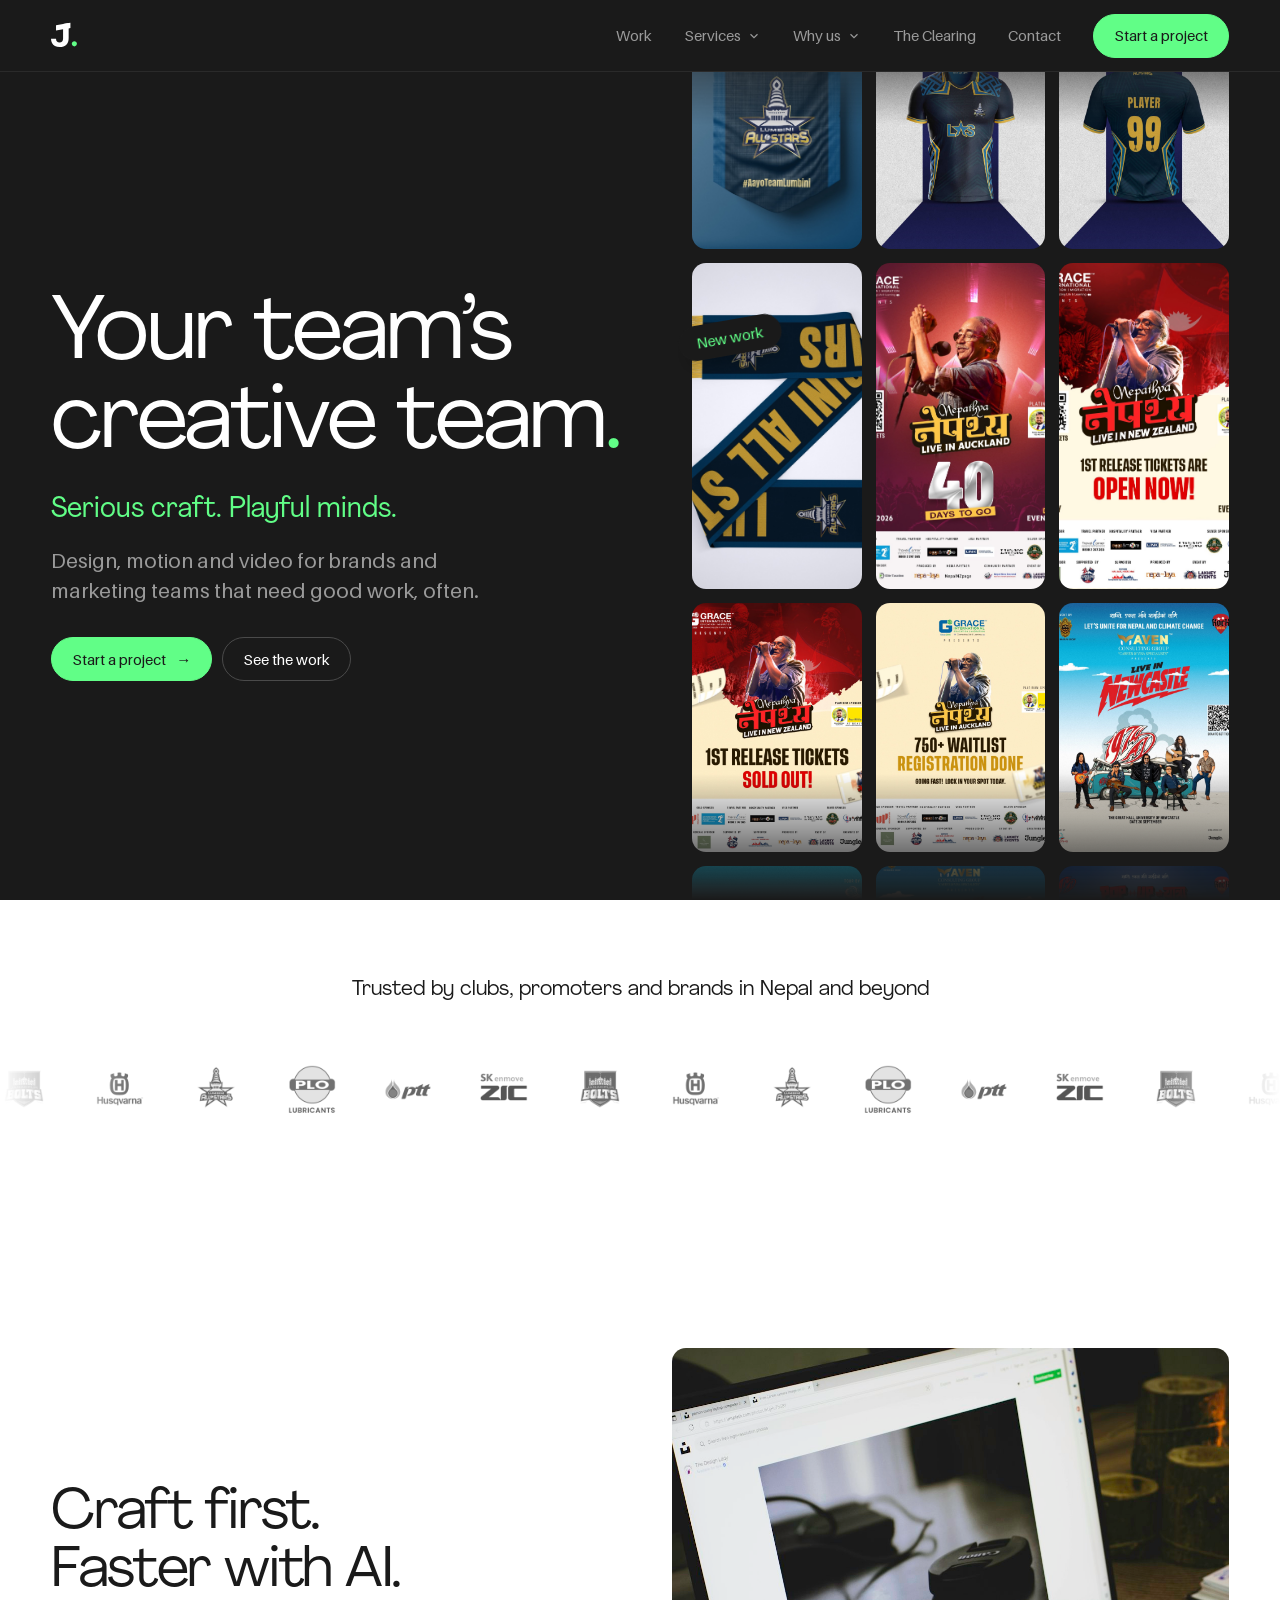
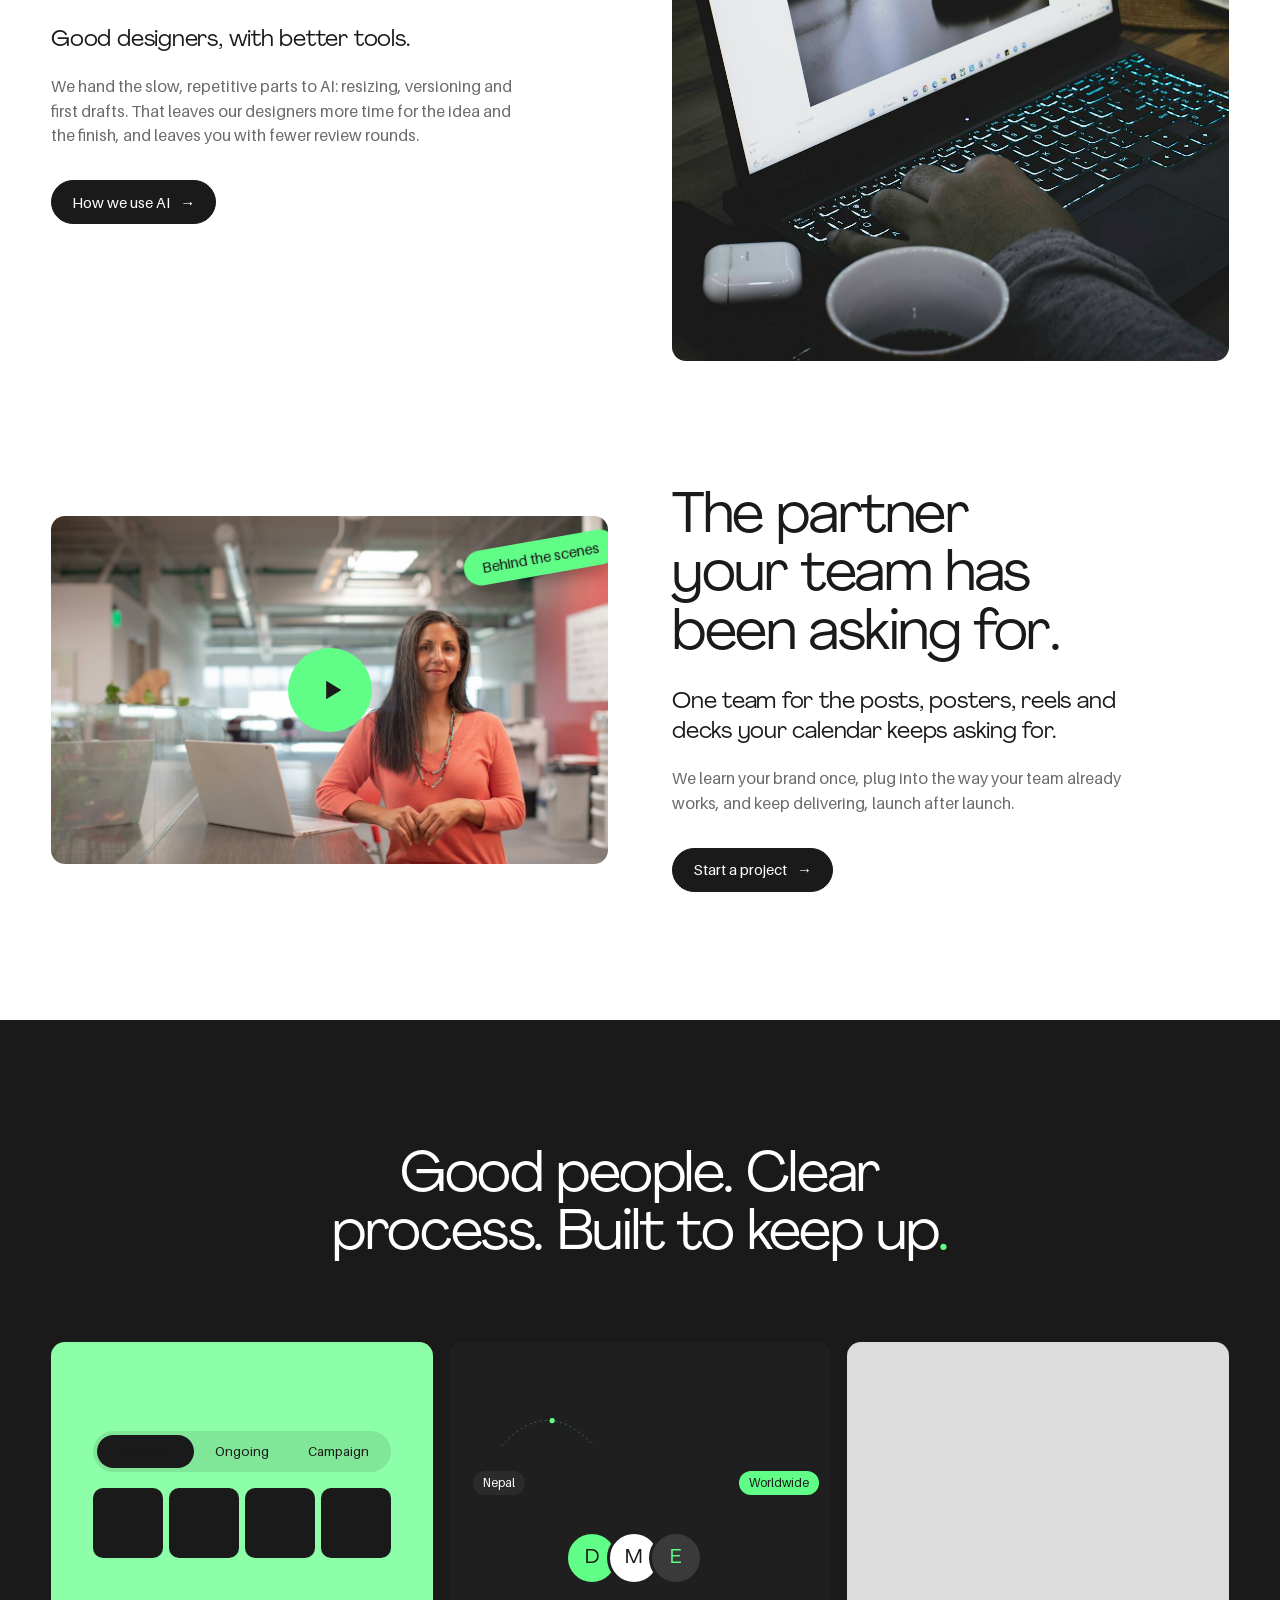
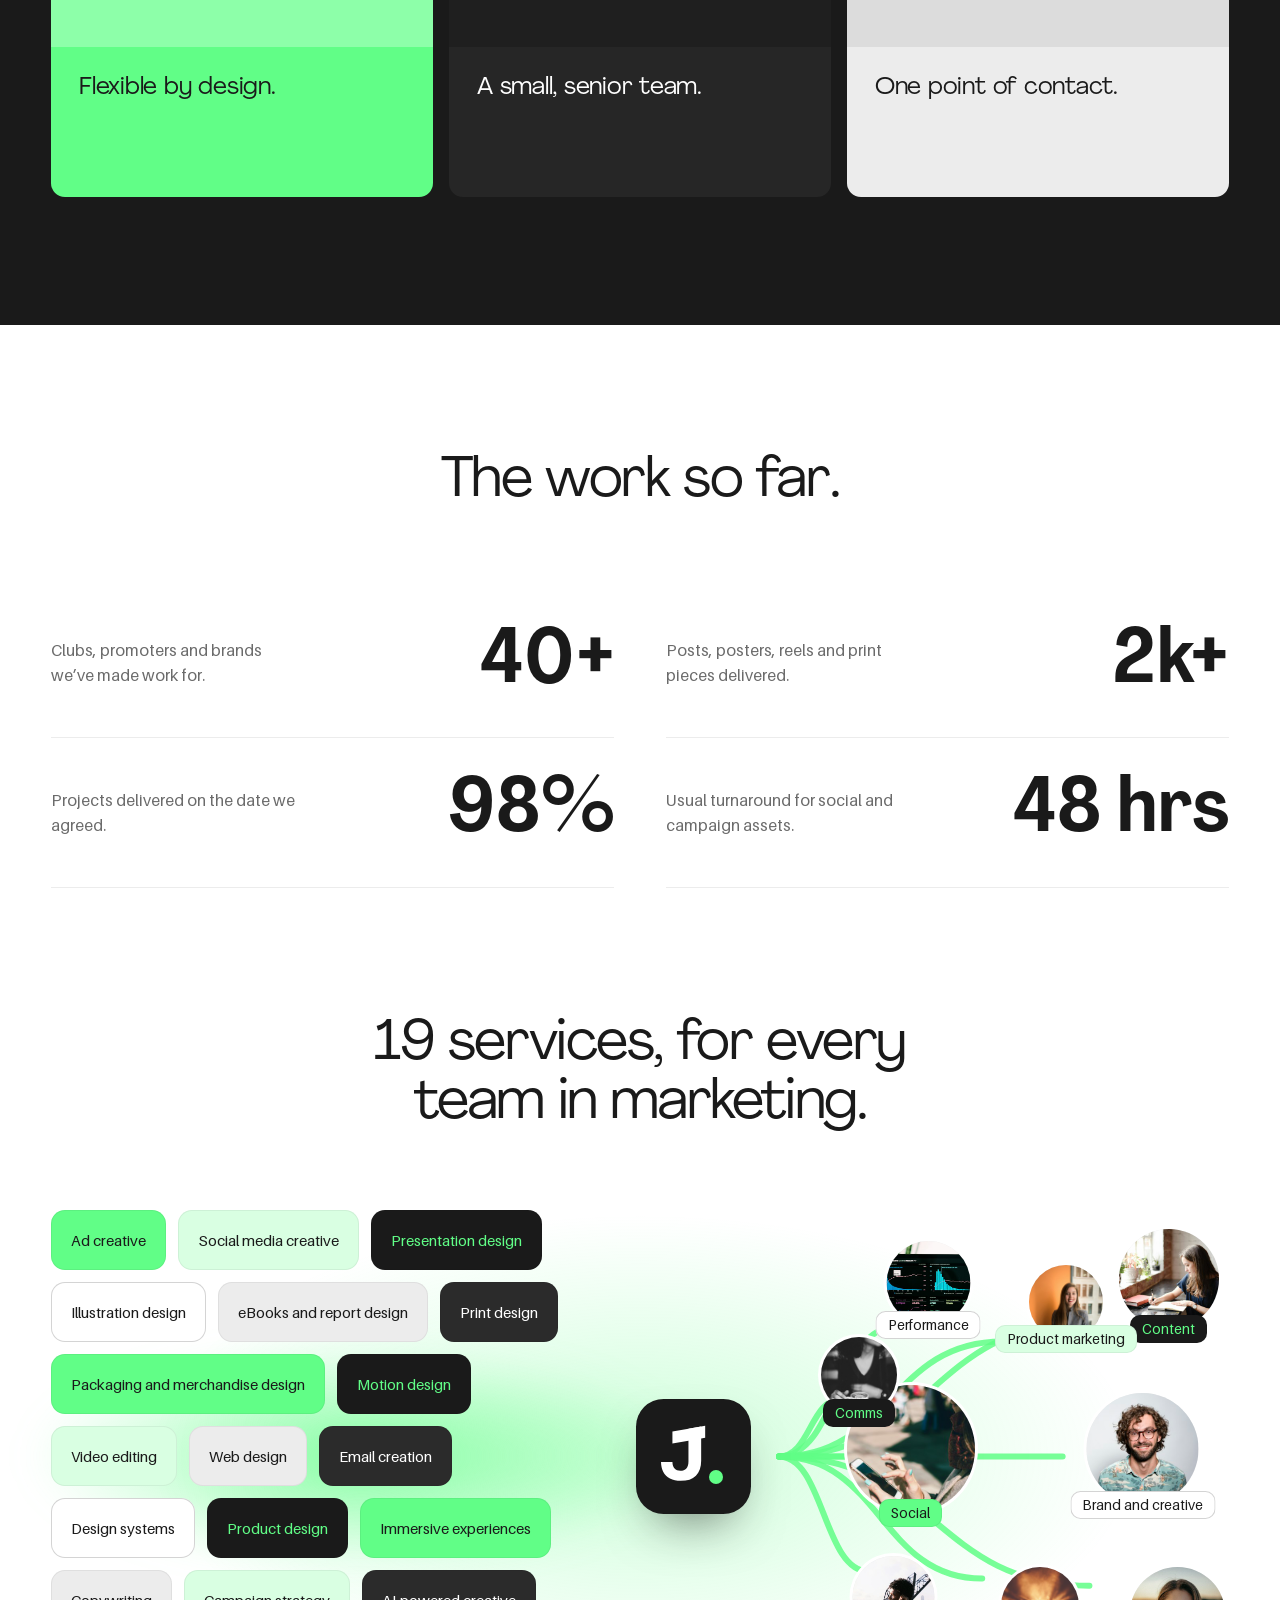
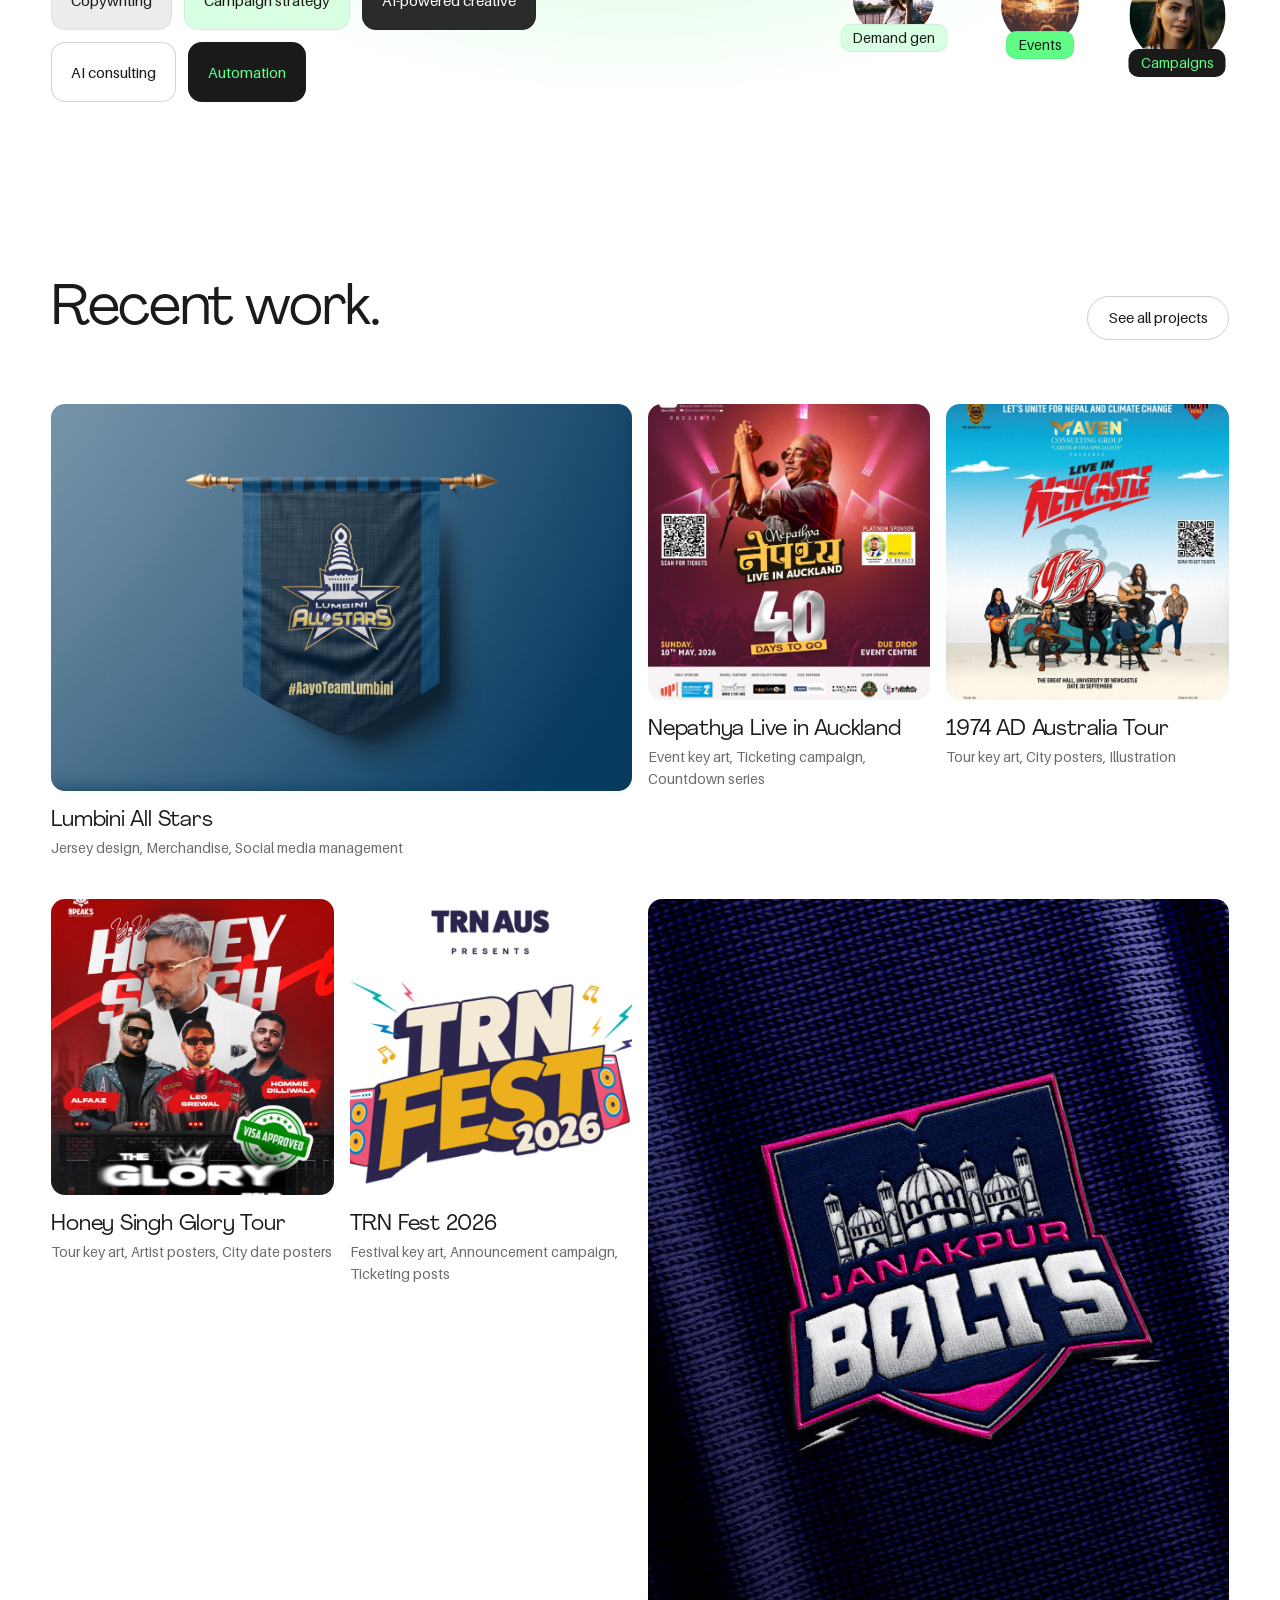
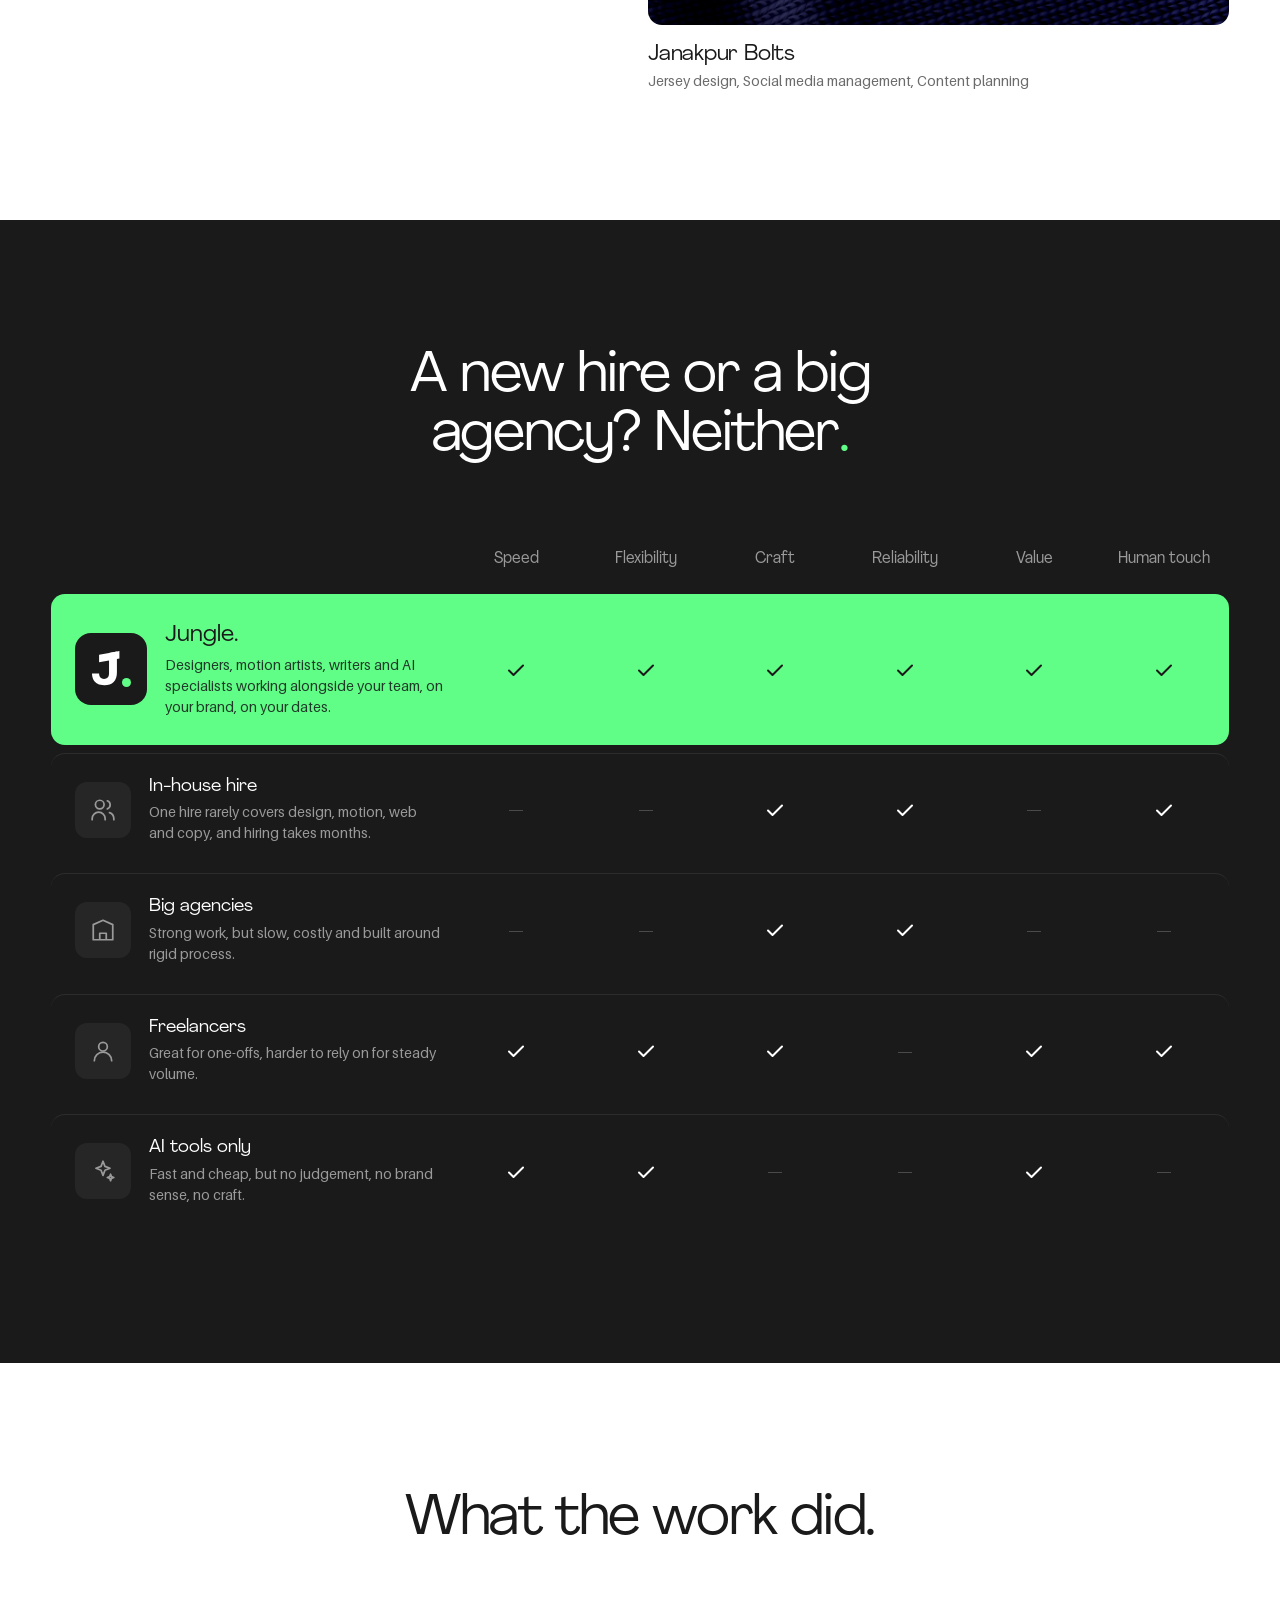
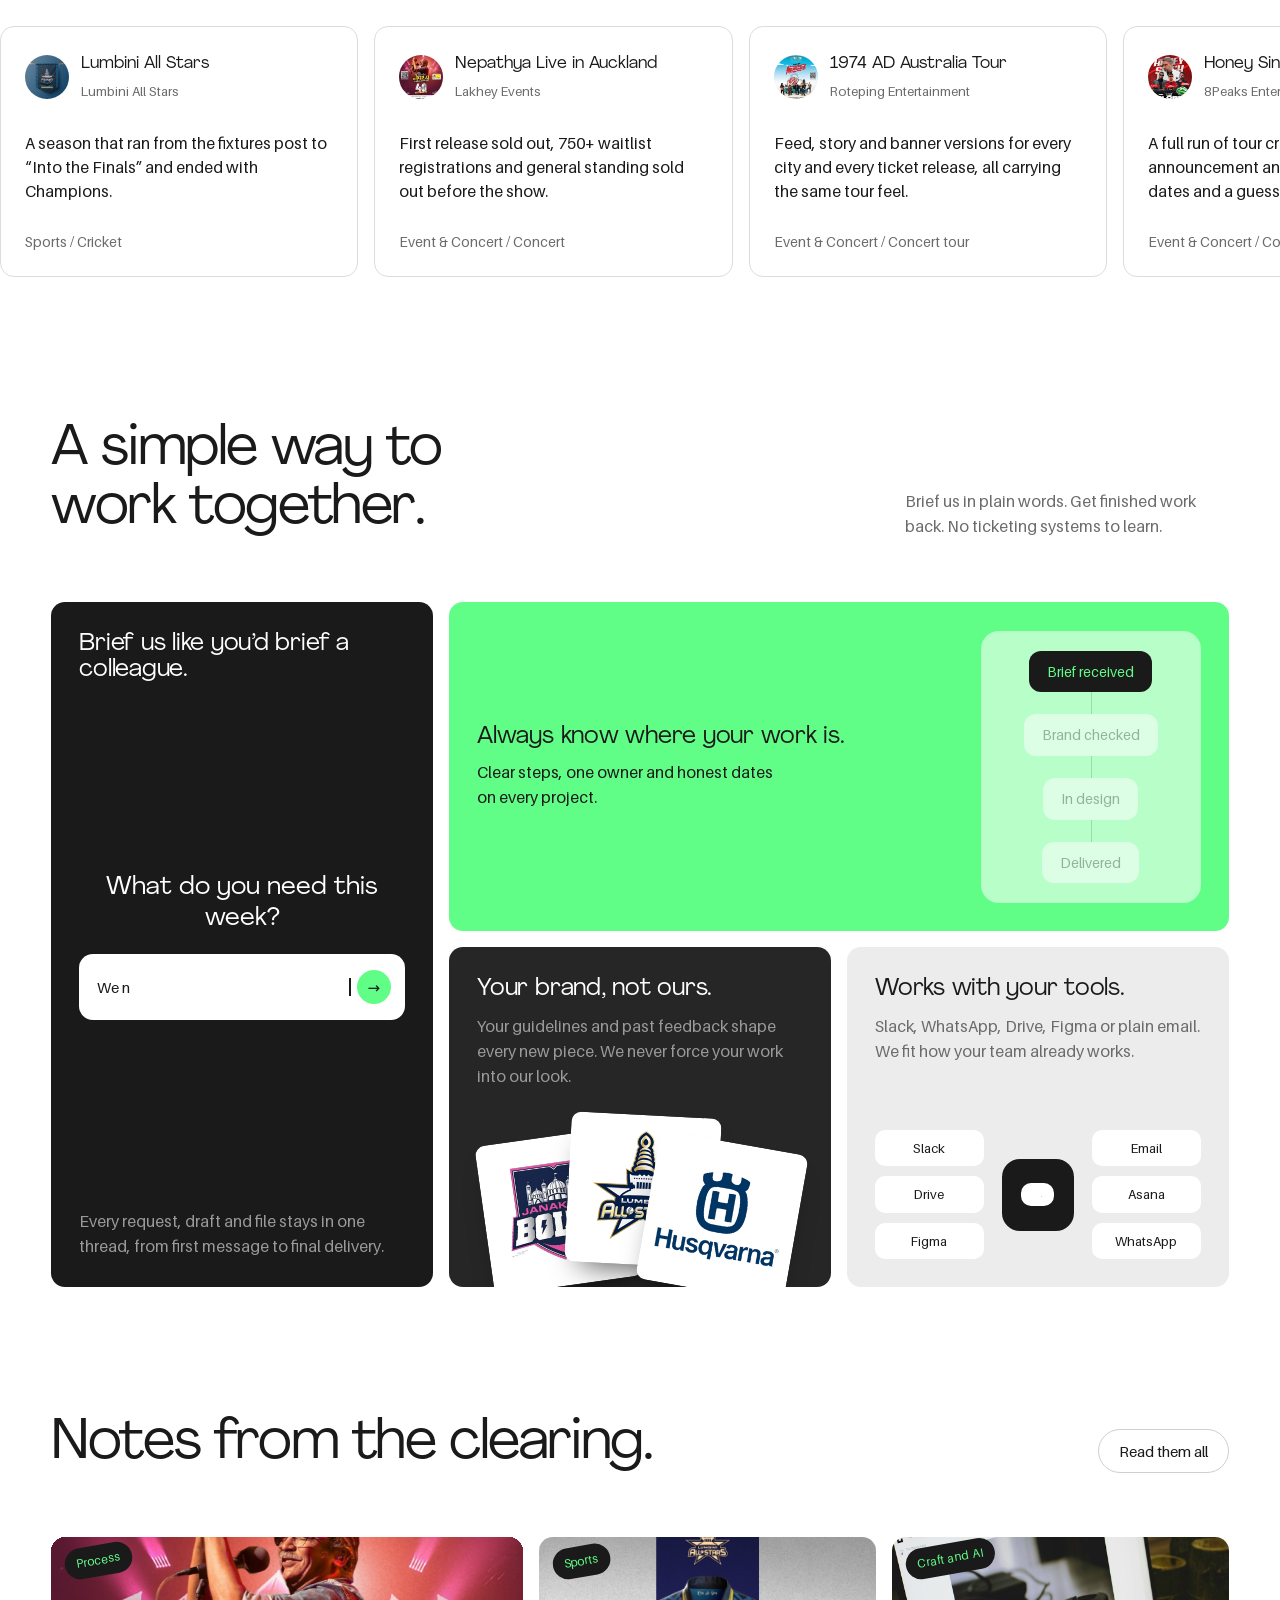
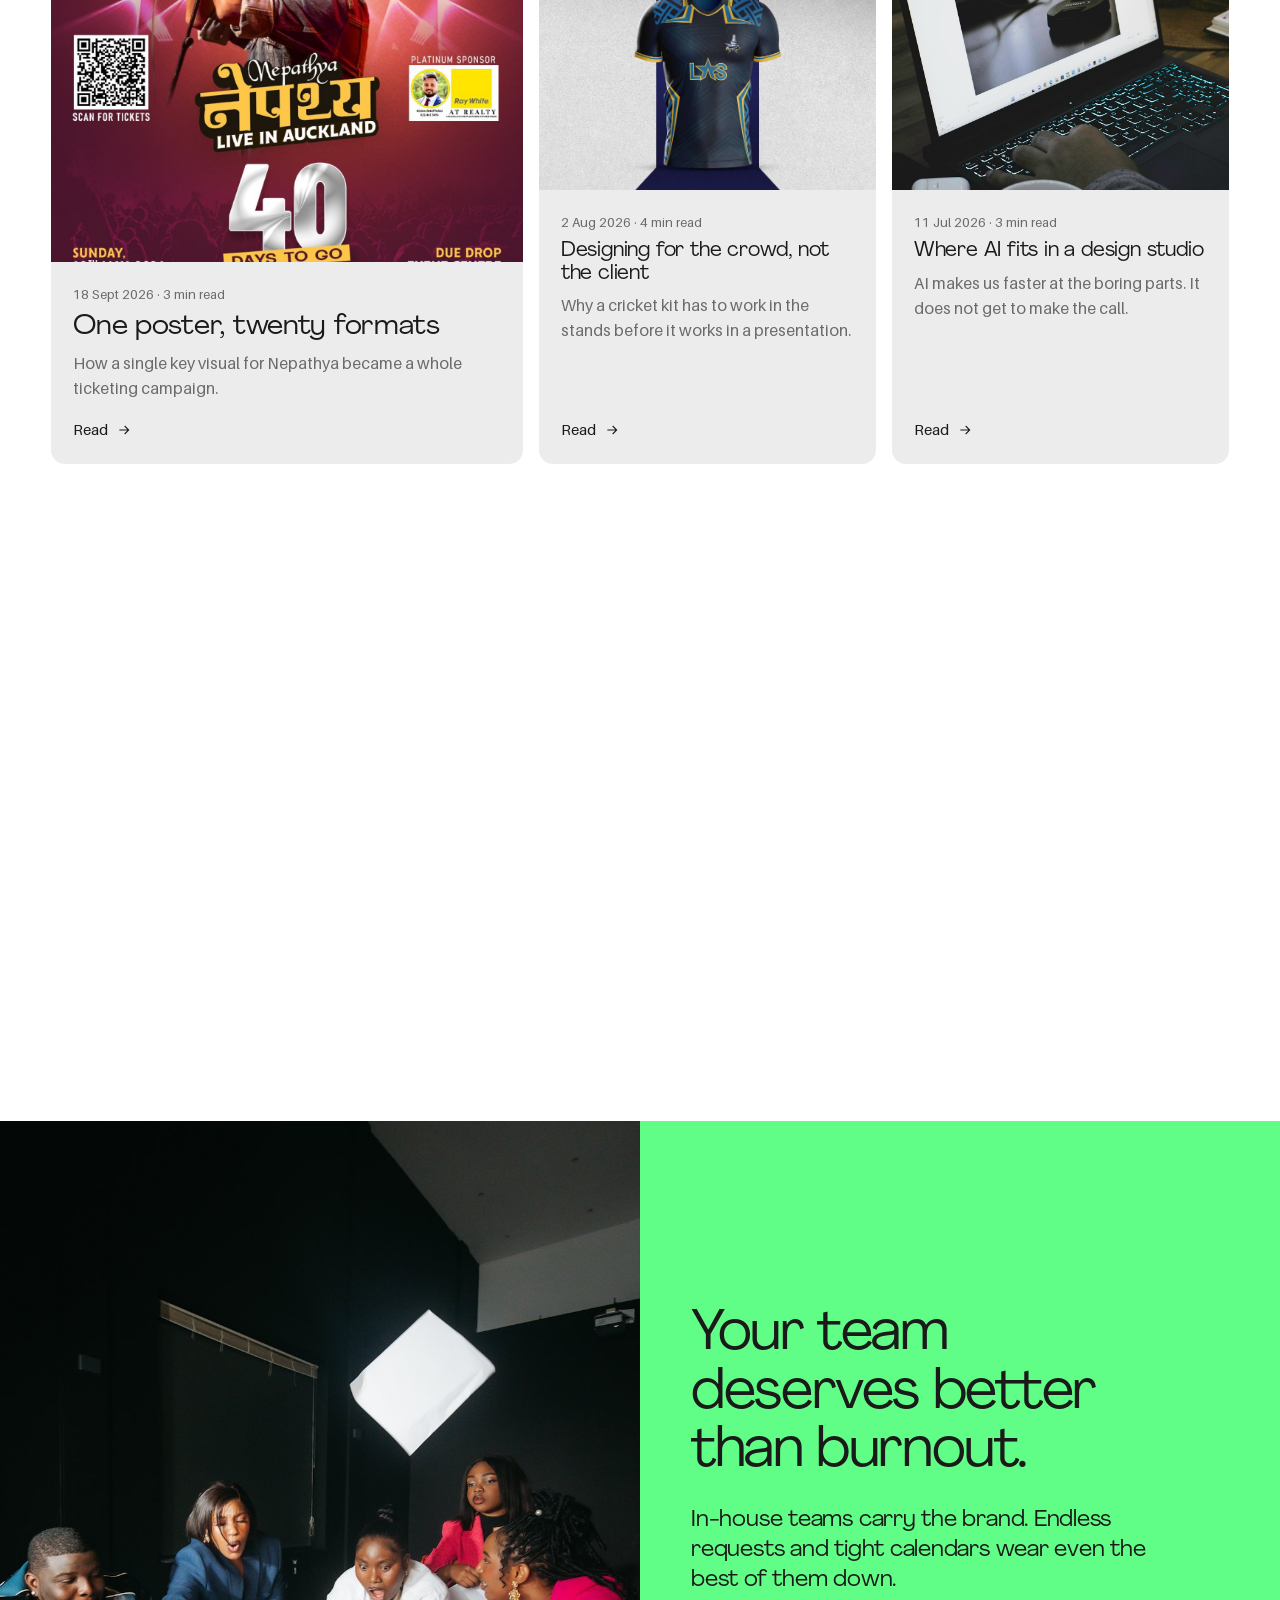
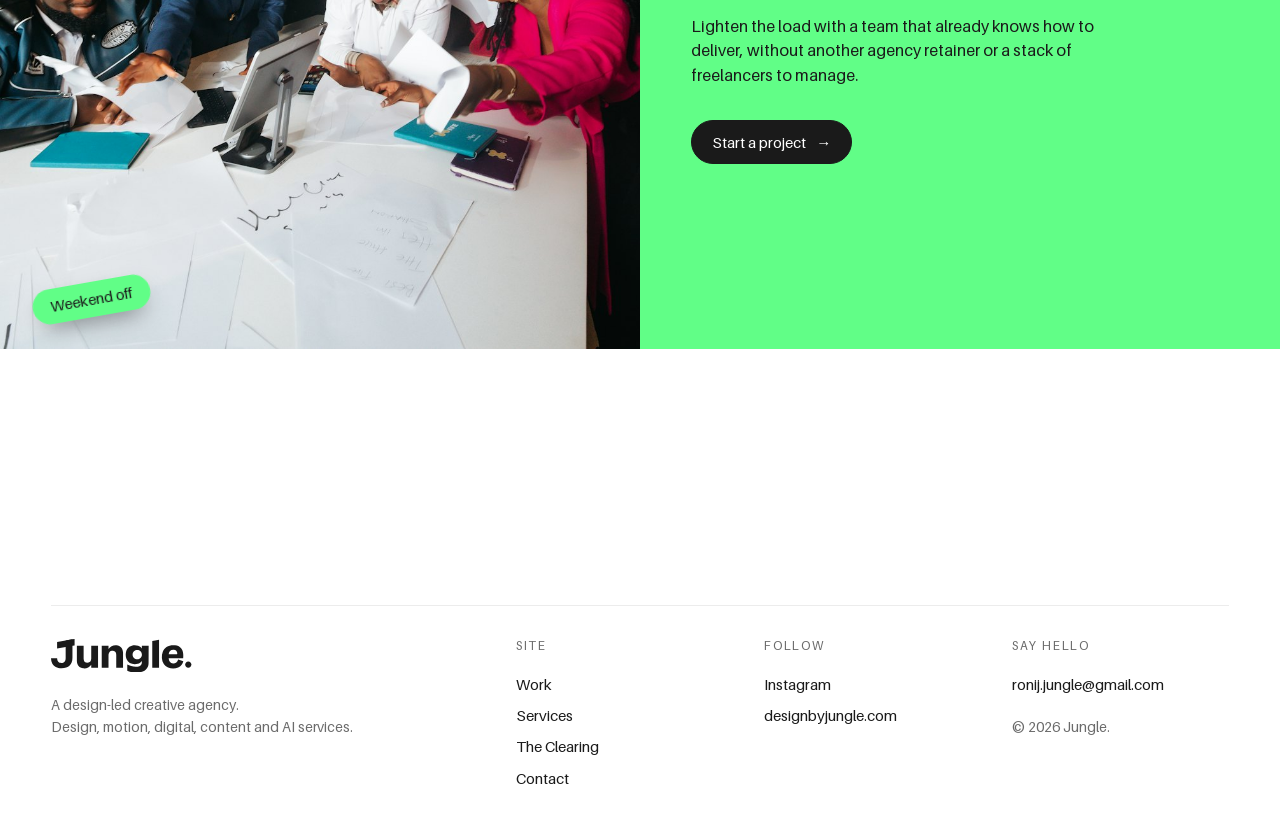
<file: index.html>
<!doctype html>
<html lang="en"><head><meta charset="utf-8"><meta name="viewport" content="width=device-width,initial-scale=1">
<meta name="theme-color" content="#1A1A1A">
<link rel="icon" href="assets/j-mark.svg">
<link rel="preload" href="assets/fonts/Agrandir-Regular.otf" as="font" type="font/otf" crossorigin>
<link rel="preload" href="assets/fonts/Aileron-Regular.ttf" as="font" type="font/ttf" crossorigin>
<link rel="stylesheet" href="assets/style.css?v=1791950825">
<title>Jungle. Your team’s creative team.</title>
<meta name="description" content="Jungle is a design-led creative agency in Nepal. Design, motion, video and more for brands and marketing teams.">
<link rel="stylesheet" href="assets/home.css?v=1791950825"></head>
<body data-page="home">
<main>
  <!-- HERO: the work, first -->
  <section class="hero pad">
    <div class="hero-copy">
      <h1 class="x words">Your team’s creative team.</h1>
      <p class="v rise" style="--d:5">Serious craft. Playful minds.</p>
      <p class="lead rise" style="--d:6">Design, motion and video for brands and marketing teams that need good work, often.</p>
      <div class="hero-ctas rise" style="--d:7">
        <a class="btn" href="contact.html">Start a project <span aria-hidden="true">→</span></a>
        <a class="btn btn-2" href="#work">See the work</a>
      </div>
    </div>
    <div class="wall-wrap rise" style="--d:3">
      <span class="sticker">New work</span>
      <div class="wall" id="wall" aria-hidden="true"></div>
    </div>
  </section>

  <!-- CLIENTS -->
  <section class="inv clients-strip" aria-labelledby="cl-h">
    <p class="cl-h" id="cl-h">Trusted by clubs, promoters and brands in Nepal and beyond</p>
    <div class="logos"><div class="logo-track" id="logos"></div></div>
  </section>

  <!-- CRAFT + AI -->
  <section class="inv pad sec split2">
    <div class="s2-copy reveal">
      <h2 class="x">Craft first. Faster with AI.</h2>
      <p class="s2-sub">Good designers, with better tools.</p>
      <p class="muted">We hand the slow, repetitive parts to AI: resizing, versioning and first drafts. That leaves our designers more time for the idea and the finish, and leaves you with fewer review rounds.</p>
      <a class="btn" href="services.html#ai">How we use AI <span aria-hidden="true">→</span></a>
    </div>
    <figure class="s2-media reveal" id="m-ai"></figure>
  </section>

  <!-- PARTNER -->
  <section class="inv pad split2 rev" style="padding-bottom:clamp(88px,10vw,160px)">
    <figure class="s2-media reveal" id="m-partner"><span class="sticker g" style="right:-10px;top:24px">Behind the scenes</span></figure>
    <div class="s2-copy reveal">
      <h2 class="x">The partner your team has been asking for.</h2>
      <p class="s2-sub">One team for the posts, posters, reels and decks your calendar keeps asking for.</p>
      <p class="muted">We learn your brand once, plug into the way your team already works, and keep delivering, launch after launch.</p>
      <a class="btn" href="contact.html">Start a project <span aria-hidden="true">→</span></a>
    </div>
  </section>

  <!-- WAYS OF WORKING -->
  <section class="pad sec feat" aria-labelledby="ft-h">
    <h2 class="x reveal" id="ft-h">Good people. Clear process. Built to keep up.</h2>
    <div class="fcards" id="fcards"></div>
  </section>

  <!-- NUMBERS (sample figures: replace with real ones before launch) -->
  <section class="inv pad sec nums" aria-labelledby="nm-h">
    <h2 class="x reveal" id="nm-h">The work so far.</h2>
    <div class="ngrid">
      <div class="nrow reveal"><p>Clubs, promoters and brands we’ve made work for.</p><b class="n" data-n="40" data-s="+">0</b></div>
      <div class="nrow reveal"><p>Posts, posters, reels and print pieces delivered.</p><b class="n" data-n="2" data-s="k+">0</b></div>
      <div class="nrow reveal"><p>Projects delivered on the date we agreed.</p><b class="n" data-n="98" data-s="%">0</b></div>
      <div class="nrow reveal"><p>Usual turnaround for social and campaign assets.</p><b class="n">48 hrs</b></div>
    </div>
  </section>

  <!-- SERVICES FLOW -->
  <section class="inv pad sec" id="services" aria-labelledby="svc-h" style="padding-top:0">
    <h2 class="x reveal flow-h" id="svc-h"><span data-count>19</span> services, for every team in marketing.</h2>
    <div class="flow" id="flow">
      <ul class="pills" id="pills" aria-label="Services"></ul>
      <div class="hub" aria-hidden="true"><span class="beam"></span><span class="jt"></span></div>
      <div class="teams" id="teams" aria-label="Teams we work with"><svg class="arrows" id="arrows" aria-hidden="true"></svg></div>
    </div>
  </section>

  <!-- RECENT WORK -->
  <section class="inv pad" id="work" aria-labelledby="wk-h" style="padding-bottom:clamp(88px,10vw,160px)">
    <div class="sec-head"><h2 class="x reveal" id="wk-h">Recent work.</h2><a class="btn btn-2" href="work.html">See all projects</a></div>
    <div class="wgrid" id="wgrid"></div>
  </section>

  <!-- COMPARISON -->
  <section class="vs pad sec" aria-labelledby="vs-h">
    <h2 class="x reveal" id="vs-h">A new hire or a big agency? Neither.</h2>
    <div class="vs-scroll">
      <table class="vs-t">
        <thead><tr><th scope="col"><span class="sr">Option</span></th><th scope="col">Speed</th><th scope="col">Flexibility</th><th scope="col">Craft</th><th scope="col">Reliability</th><th scope="col">Value</th><th scope="col">Human touch</th></tr></thead>
        <tbody id="vs-body"></tbody>
      </table>
    </div>
  </section>

  <!-- RESULTS -->
  <section class="inv sec wins" aria-labelledby="wn-h">
    <h2 class="x reveal pad" id="wn-h">What the work did.</h2>
    <div class="wrow" id="wrow1"></div>
  </section>

  <!-- HOW WE WORK -->
  <section class="inv pad sec bento-sec" aria-labelledby="bt-h" style="padding-top:0">
    <div class="sec-head"><h2 class="x reveal" id="bt-h">A simple way to work together.</h2>
      <p class="muted reveal" style="max-width:36ch">Brief us in plain words. Get finished work back. No ticketing systems to learn.</p></div>
    <div class="bento2">
      <div class="bx bx-tall reveal">
        <h3 class="w">Brief us like you’d brief a colleague.</h3>
        <div class="cmd" aria-hidden="true"><p class="cmd-hi">What do you need this week?</p><div class="cmd-in"><span id="typed"></span><i class="caret"></i><b>→</b></div></div>
        <p class="bx-foot">Every request, draft and file stays in one thread, from first message to final delivery.</p>
      </div>
      <div class="bx bx-wide on-green reveal">
        <div><h3 class="w">Always know where your work is.</h3><p>Clear steps, one owner and honest dates on every project.</p></div>
        <ol class="steps2" id="steps2"><li>Brief received</li><li>Brand checked</li><li>In design</li><li>Delivered</li></ol>
      </div>
      <div class="bx bx-ink reveal">
        <h3 class="w">Your brand, not ours.</h3><p>Your guidelines and past feedback shape every new piece. We never force your work into our look.</p>
        <div class="collage" id="collage"></div>
      </div>
      <div class="bx bx-mist reveal">
        <h3 class="w">Works with your tools.</h3><p>Slack, WhatsApp, Drive, Figma or plain email. We fit how your team already works.</p>
        <div class="tools"><span>Slack</span><span>Drive</span><span>Figma</span><i class="tj" id="tj"></i><span>Email</span><span>Asana</span><span>WhatsApp</span></div>
      </div>
    </div>
  </section>

  <!-- THE CLEARING -->
  <section class="inv pad sec" aria-labelledby="nt-h" style="padding-top:0">
    <div class="sec-head"><h2 class="x reveal" id="nt-h">Notes from the clearing.</h2><a class="btn btn-2" href="clearing.html">Read them all</a></div>
    <div class="notes-grid" id="notes"></div>
  </section>

  <!-- WHY JUNGLE -->
  <section class="inv pad sec diff" aria-labelledby="df-h" style="padding-top:0">
    <h2 class="x reveal" id="df-h">Why teams stay with Jungle.</h2>
    <div class="dgrid">
      <div class="reveal"><span class="di"><svg viewBox="0 0 24 24"><path d="M12 19l7-7 3 3-7 7-3-3zM18 13l-1.5-7.5L2 2l3.5 14.5L13 18l5-5zM2 2l7.586 7.586M11 11a2 2 0 1 0 0-4 2 2 0 0 0 0 4z"/></svg></span><p class="label">Scalable</p><h3 class="w">More output, same headcount.</h3><p class="muted">We take on the production load, so your team can stay on the big ideas.</p></div>
      <div class="reveal"><span class="di"><svg viewBox="0 0 24 24"><path d="M9 6h11M9 12h11M9 18h11M4 6l1 1 2-2M4 12l1 1 2-2M4 18l1 1 2-2"/></svg></span><p class="label">Flexible</p><h3 class="w">Say yes to more projects.</h3><p class="muted">Need more hands or a new skill? We flex with your calendar.</p></div>
      <div class="reveal"><span class="di"><svg viewBox="0 0 24 24"><path d="M12 2l3.09 6.26L22 9.27l-5 4.87 1.18 6.88L12 17.77l-6.18 3.25L7 14.14 2 9.27l6.91-1.01L12 2z"/></svg></span><p class="label">Responsive</p><h3 class="w">Fast, without cutting corners.</h3><p class="muted">Quick turnarounds, with the same care for type, timing and detail.</p></div>
      <div class="reveal"><span class="di"><svg viewBox="0 0 24 24"><path d="M3 12h4l3 8 4-16 3 8h4"/></svg></span><p class="label">Reliable</p><h3 class="w">One owner, no surprises.</h3><p class="muted">Clear scope, realistic dates and files delivered the way you need them.</p></div>
    </div>
  </section>


  <!-- CLOSE -->
  <section class="burn">
    <figure class="bn-media"><img src="assets/stock/h-relief.jpg" alt="A team celebrating around a table" width="1200" height="1300" loading="lazy"><span class="sticker g" style="left:32px;bottom:32px;top:auto">Weekend off</span></figure>
    <div class="bn-copy on-green pad">
      <h2 class="x reveal">Your team deserves better than burnout.</h2>
      <p class="s2-sub reveal">In-house teams carry the brand. Endless requests and tight calendars wear even the best of them down.</p>
      <p class="reveal">Lighten the load with a team that already knows how to deliver, without another agency retainer or a stack of freelancers to manage.</p>
      <a class="btn reveal" href="contact.html">Start a project <span aria-hidden="true">→</span></a>
    </div>
  </section>
</main>
<script src="assets/notes.js?v=1791918641"></script><script src="assets/data.js?v=1791918641"></script><script src="assets/work/manifest.js?v=1791388775"></script><script src="assets/site.js?v=1791950835"></script></body></html>
</file>
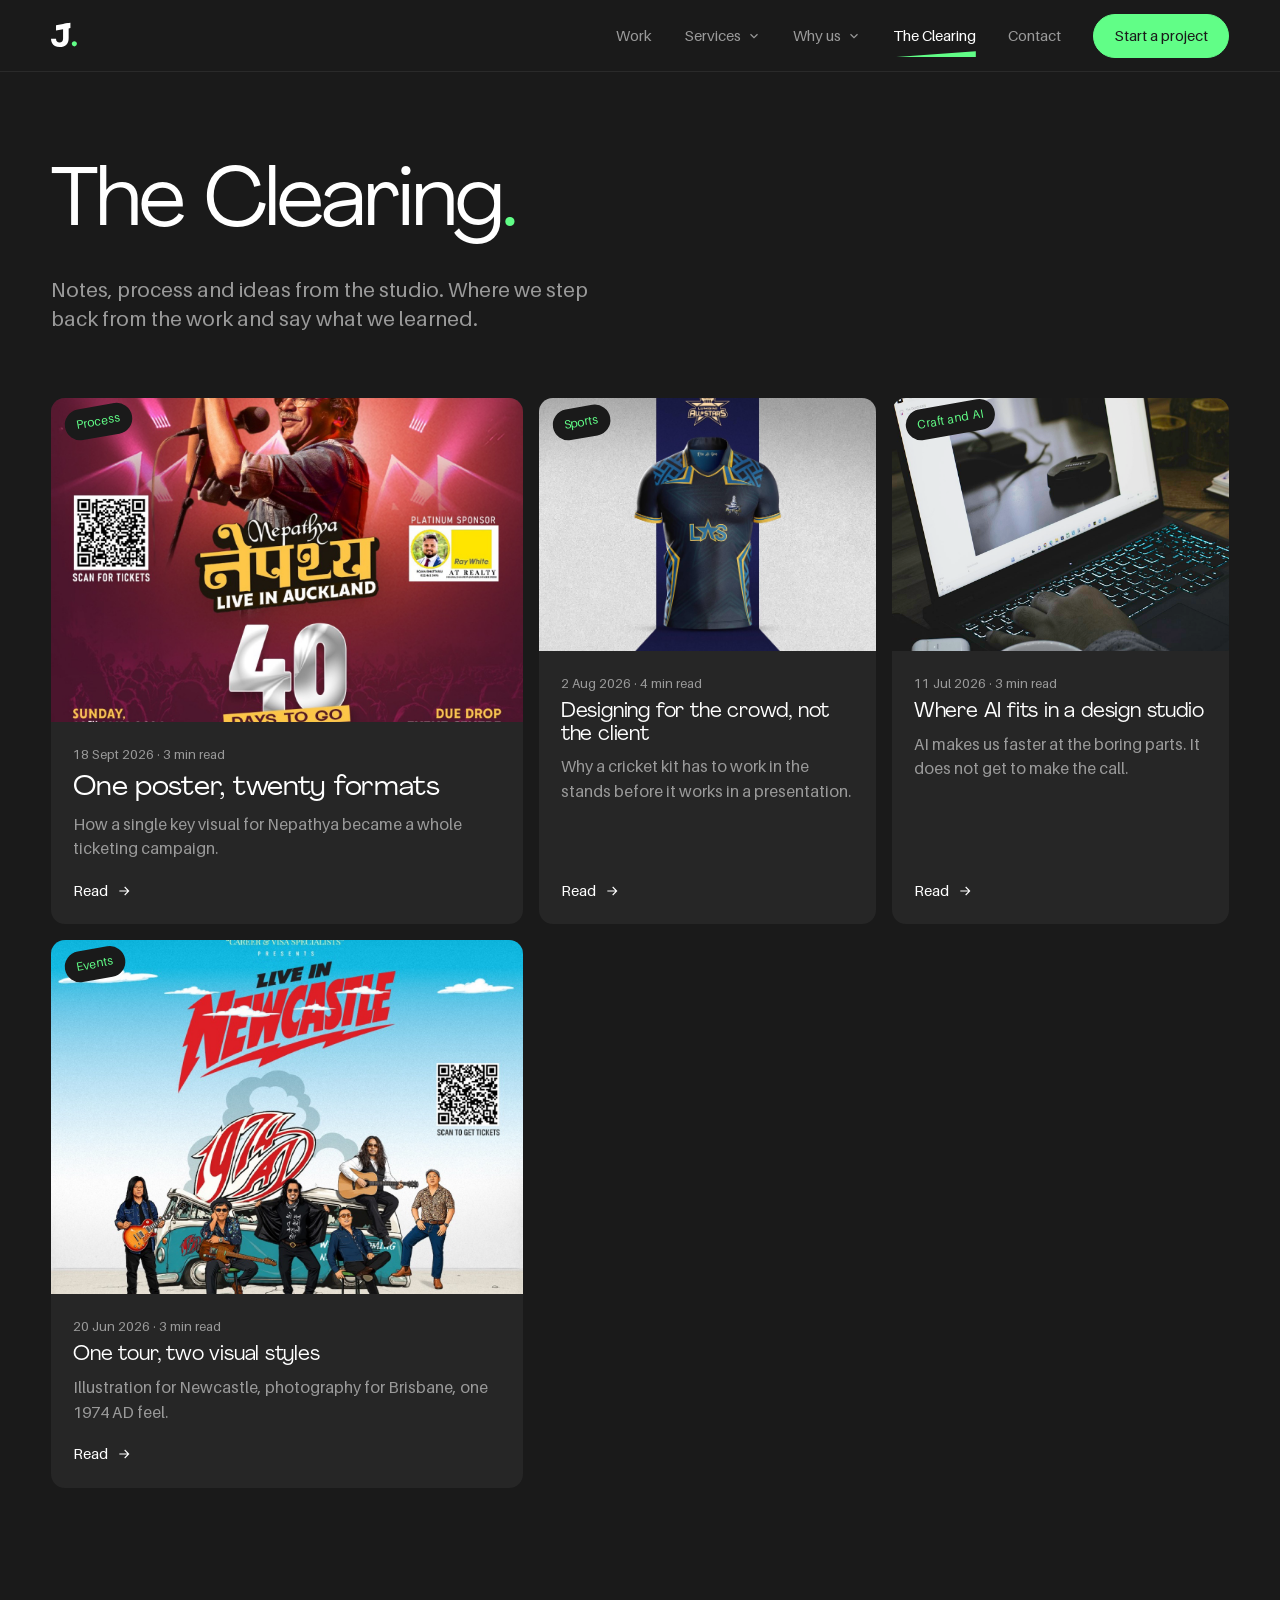
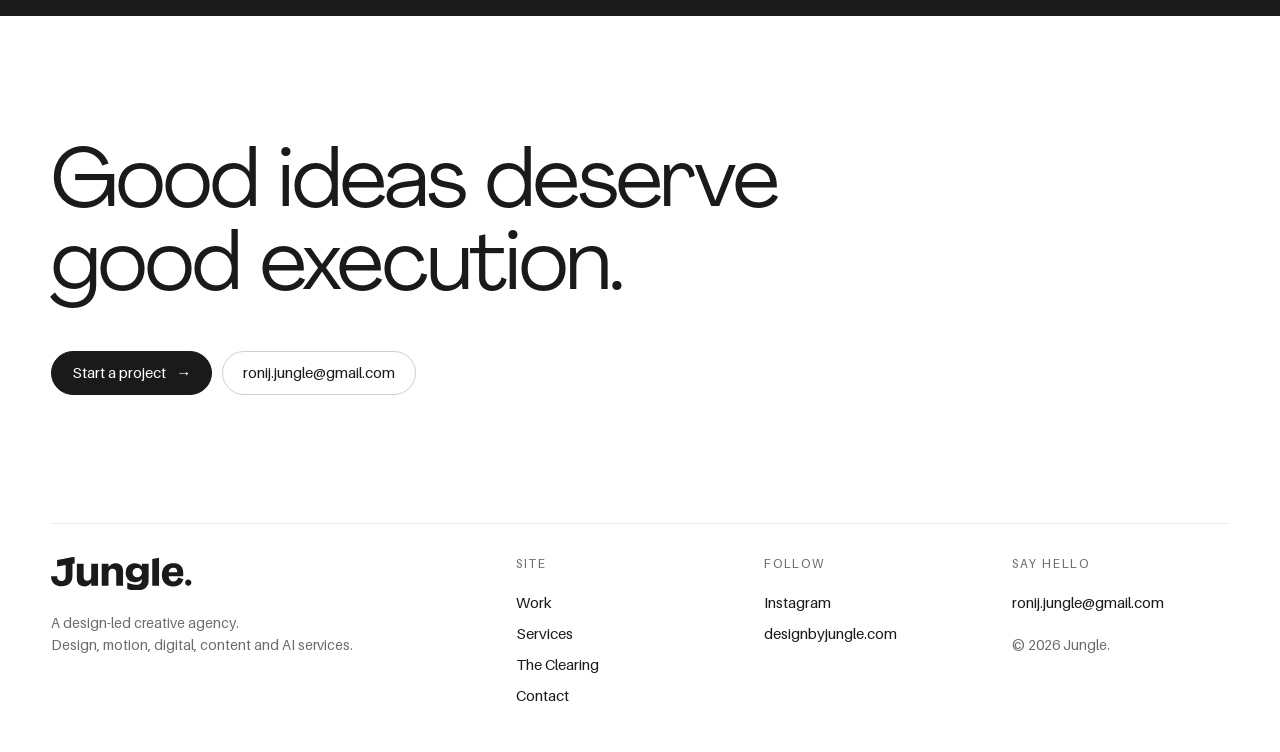
<file: clearing.html>
<!doctype html>
<html lang="en"><head><meta charset="utf-8"><meta name="viewport" content="width=device-width,initial-scale=1">
<meta name="theme-color" content="#1A1A1A">
<link rel="icon" href="assets/j-mark.svg">
<link rel="preload" href="assets/fonts/Agrandir-Regular.otf" as="font" type="font/otf" crossorigin>
<link rel="preload" href="assets/fonts/Aileron-Regular.ttf" as="font" type="font/ttf" crossorigin>
<link rel="stylesheet" href="assets/home.css?v=1791950825"><link rel="stylesheet" href="assets/style.css?v=1791950825">
<title>The Clearing | Jungle.</title>
<meta name="description" content="Jungle is a design-led creative agency: ad creative, social, motion, web, copy and AI services for brands and marketing teams.">
</head>
<body data-page="clearing">
<main id="clr"></main>
<script src="assets/notes.js?v=1791918641"></script><script src="assets/data.js?v=1791918641"></script><script src="assets/work/manifest.js?v=1791388775"></script><script src="assets/site.js?v=1791950835"></script></body></html>
</file>
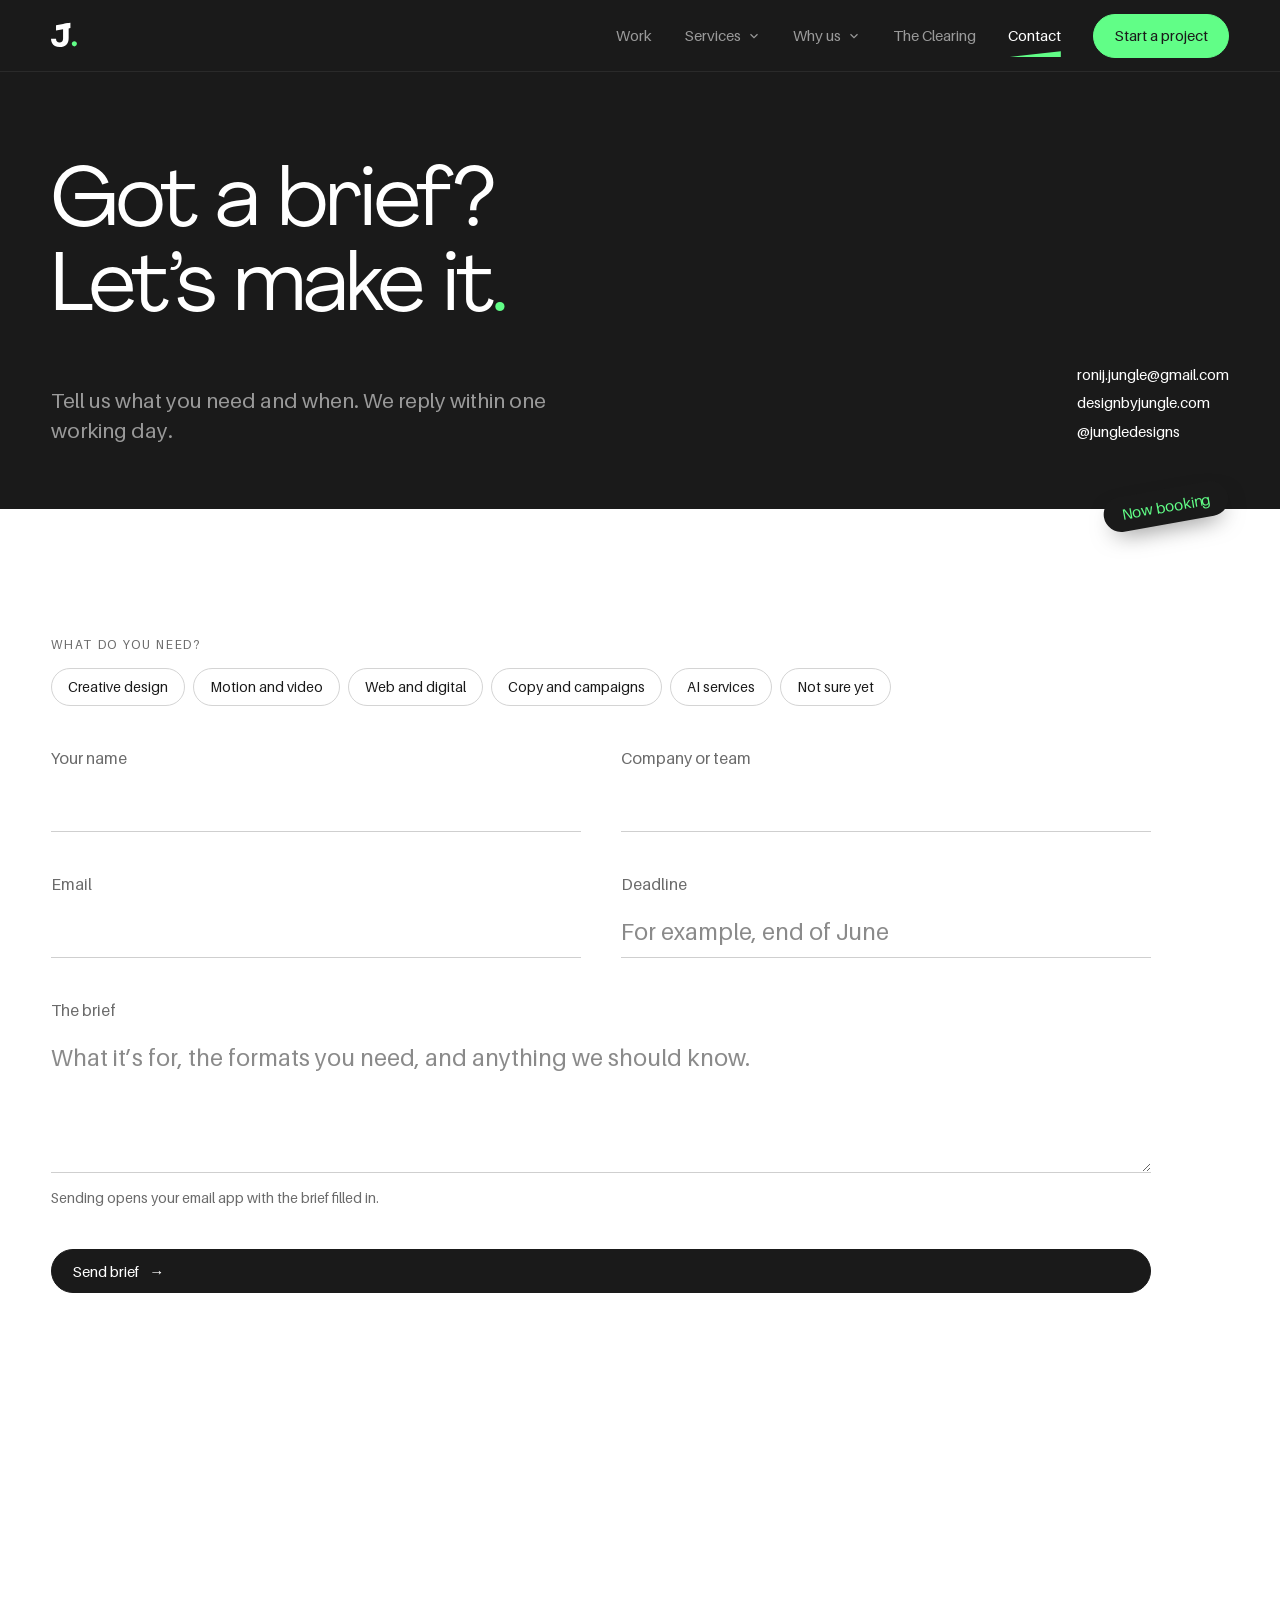
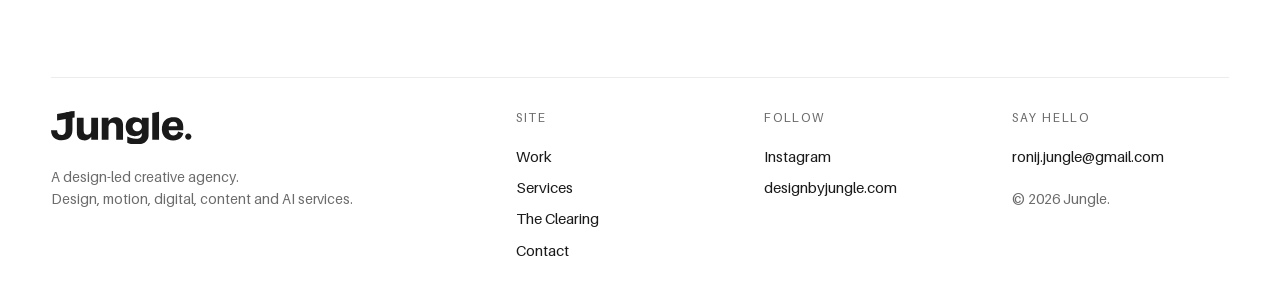
<file: contact.html>
<!doctype html>
<html lang="en"><head><meta charset="utf-8"><meta name="viewport" content="width=device-width,initial-scale=1">
<meta name="theme-color" content="#1A1A1A">
<link rel="icon" href="assets/j-mark.svg">
<link rel="preload" href="assets/fonts/Agrandir-Regular.otf" as="font" type="font/otf" crossorigin>
<link rel="preload" href="assets/fonts/Aileron-Regular.ttf" as="font" type="font/ttf" crossorigin>
<link rel="stylesheet" href="assets/style.css?v=1791950825">
<title>Contact | Jungle.</title>
<meta name="description" content="Jungle is a design-led creative agency: ad creative, social, motion, web, copy and AI services for brands and marketing teams.">
</head>
<body data-page="contact">
<header class="ph">
  <h1 class="x words">Got a brief? Let’s make it.</h1>
  <div class="intro">
    <p class="lead">Tell us what you need and when. We reply within one working day.</p>
    <div style="font-size:15px;line-height:1.9"><a href="mailto:ronij.jungle@gmail.com">ronij.jungle@gmail.com</a><br><a href="https://designbyjungle.com">designbyjungle.com</a><br><a href="https://instagram.com/jungledesigns">@jungledesigns</a></div>
  </div>
</header>
<section class="inv pad sec" style="position:relative">
  <span class="sticker" style="right:var(--gut);top:-20px">Now booking</span>
  <form id="brief" novalidate>
    <fieldset class="field" style="border:0"><legend class="label" style="margin-bottom:14px;color:var(--stone)">What do you need?</legend>
      <div class="chips">
        <label class="chip"><input type="checkbox" name="Need" value="Creative design">Creative design</label>
        <label class="chip"><input type="checkbox" name="Need" value="Motion and video">Motion and video</label>
        <label class="chip"><input type="checkbox" name="Need" value="Web and digital">Web and digital</label>
        <label class="chip"><input type="checkbox" name="Need" value="Copy and campaigns">Copy and campaigns</label>
        <label class="chip"><input type="checkbox" name="Need" value="AI services">AI services</label>
        <label class="chip"><input type="checkbox" name="Need" value="Not sure yet">Not sure yet</label>
      </div></fieldset>
    <div class="two">
      <div class="field"><label for="f-name">Your name</label><input id="f-name" name="Name" autocomplete="name" required></div>
      <div class="field"><label for="f-co">Company or team</label><input id="f-co" name="Company" autocomplete="organization"></div>
    </div>
    <div class="two">
      <div class="field"><label for="f-mail">Email</label><input id="f-mail" type="email" name="Email" autocomplete="email" required><small class="err" id="f-err" role="alert" hidden>Add your name and a valid email so we can reply.</small></div>
      <div class="field"><label for="f-date">Deadline</label><input id="f-date" name="Deadline" placeholder="For example, end of June"></div>
    </div>
    <div class="field"><label for="f-brief">The brief</label><textarea id="f-brief" name="Brief" placeholder="What it’s for, the formats you need, and anything we should know."></textarea><small>Sending opens your email app with the brief filled in.</small></div>
    <button class="btn" type="submit">Send brief <span aria-hidden="true">→</span></button>
  </form>
</section>
<script src="assets/notes.js?v=1791918641"></script><script src="assets/data.js?v=1791918641"></script><script src="assets/work/manifest.js?v=1791388775"></script><script src="assets/site.js?v=1791950835"></script></body></html>
</file>
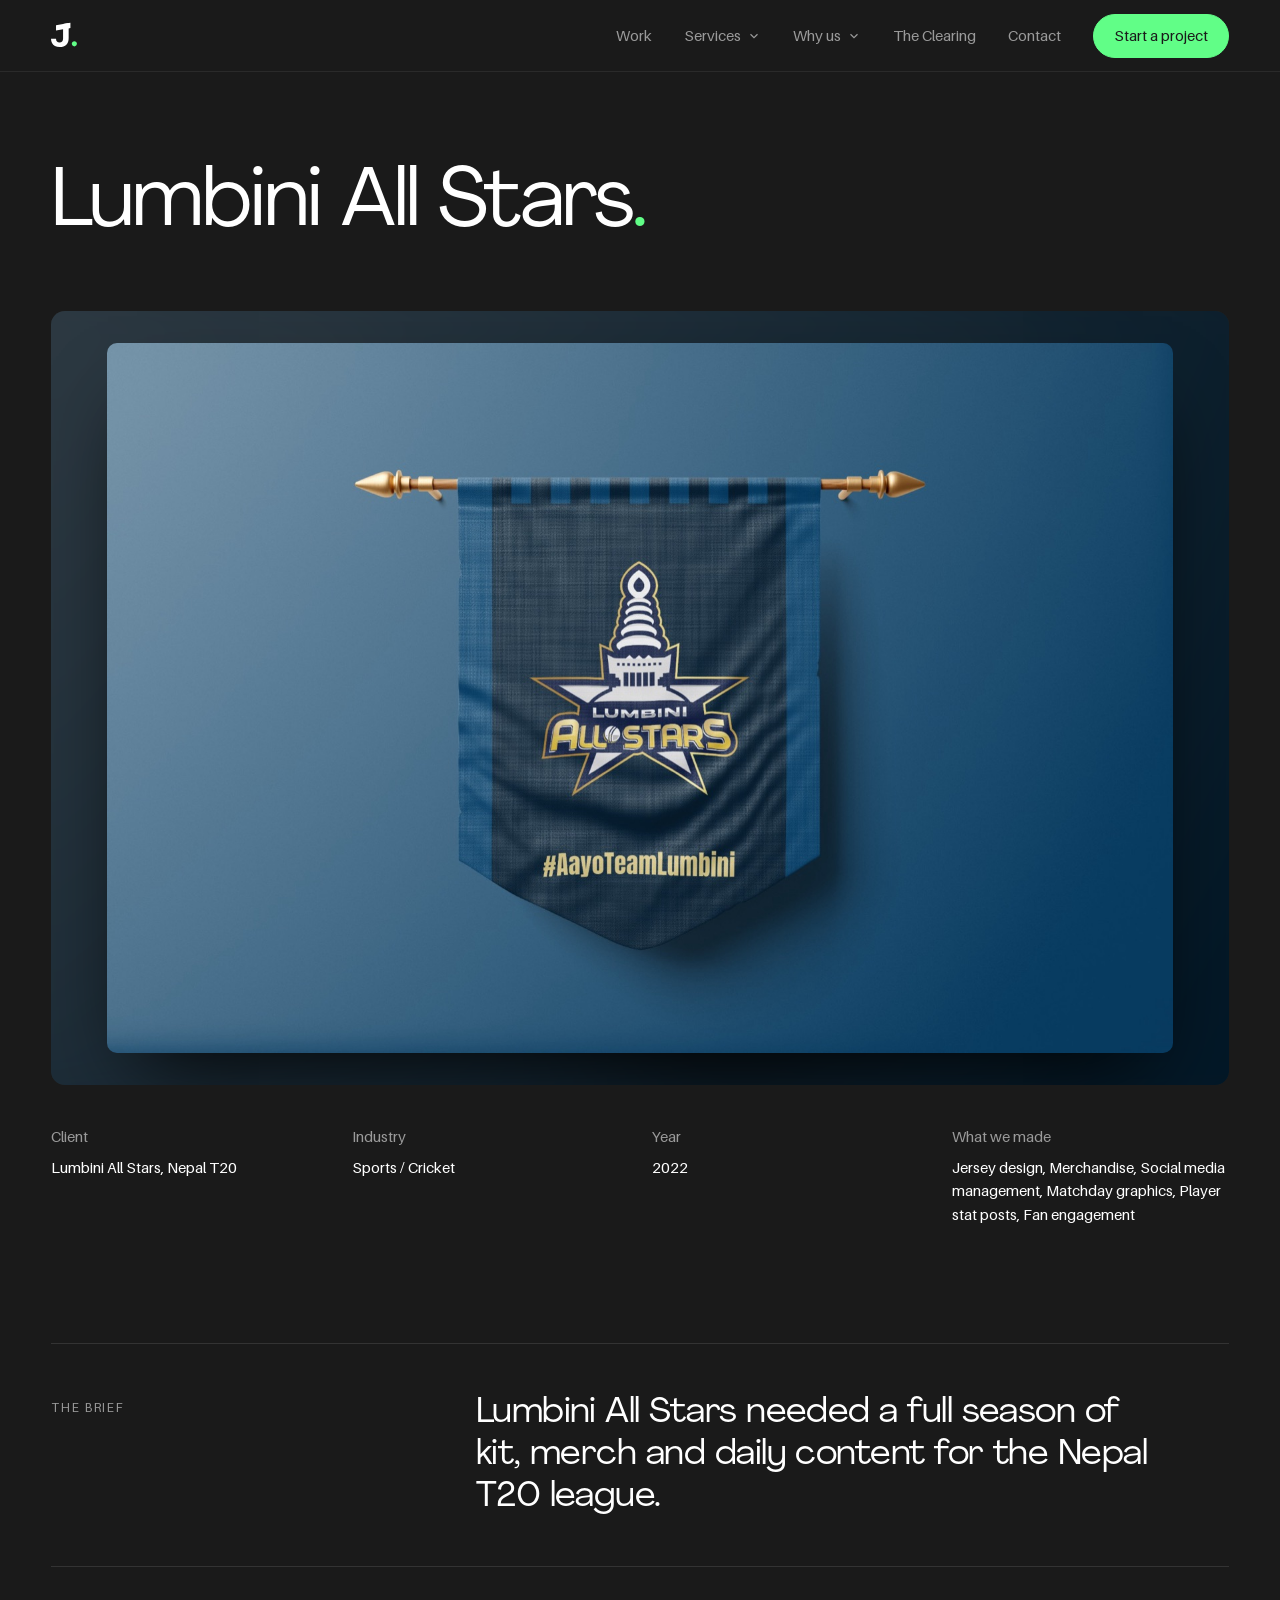
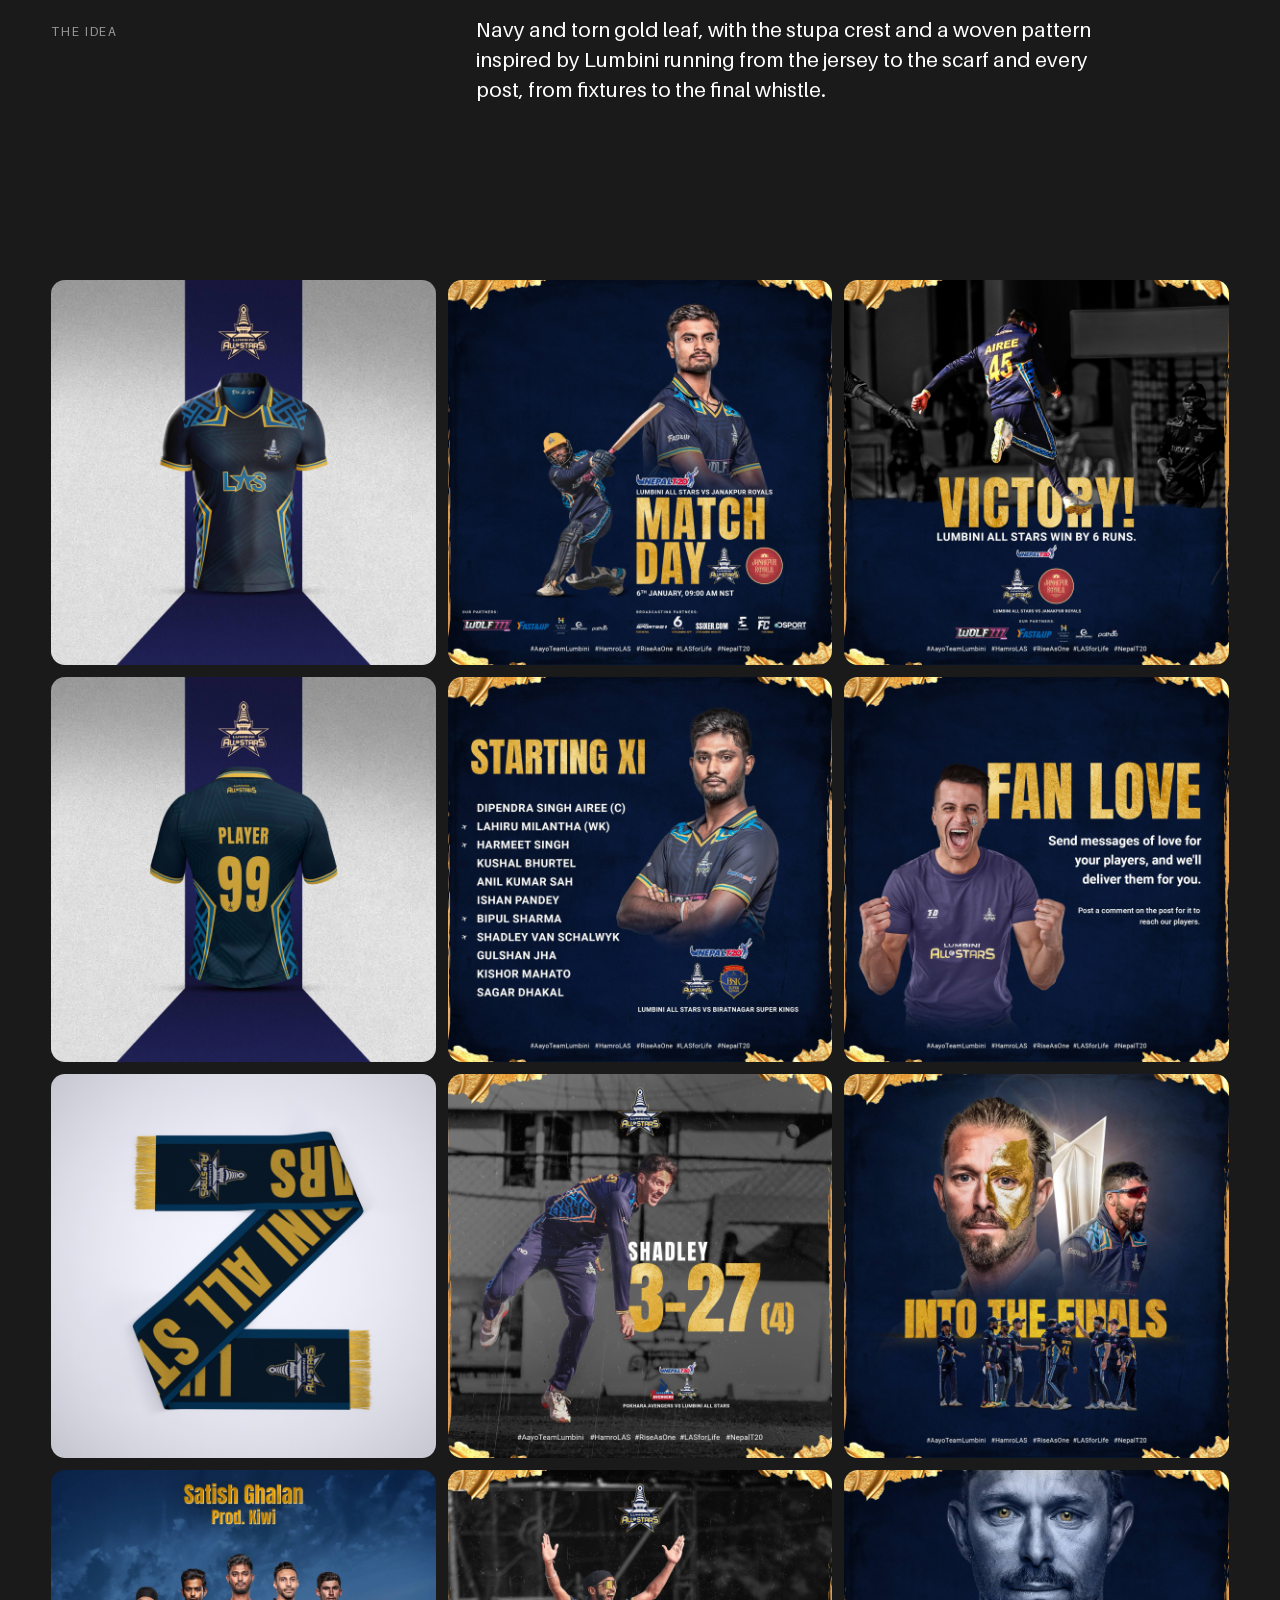
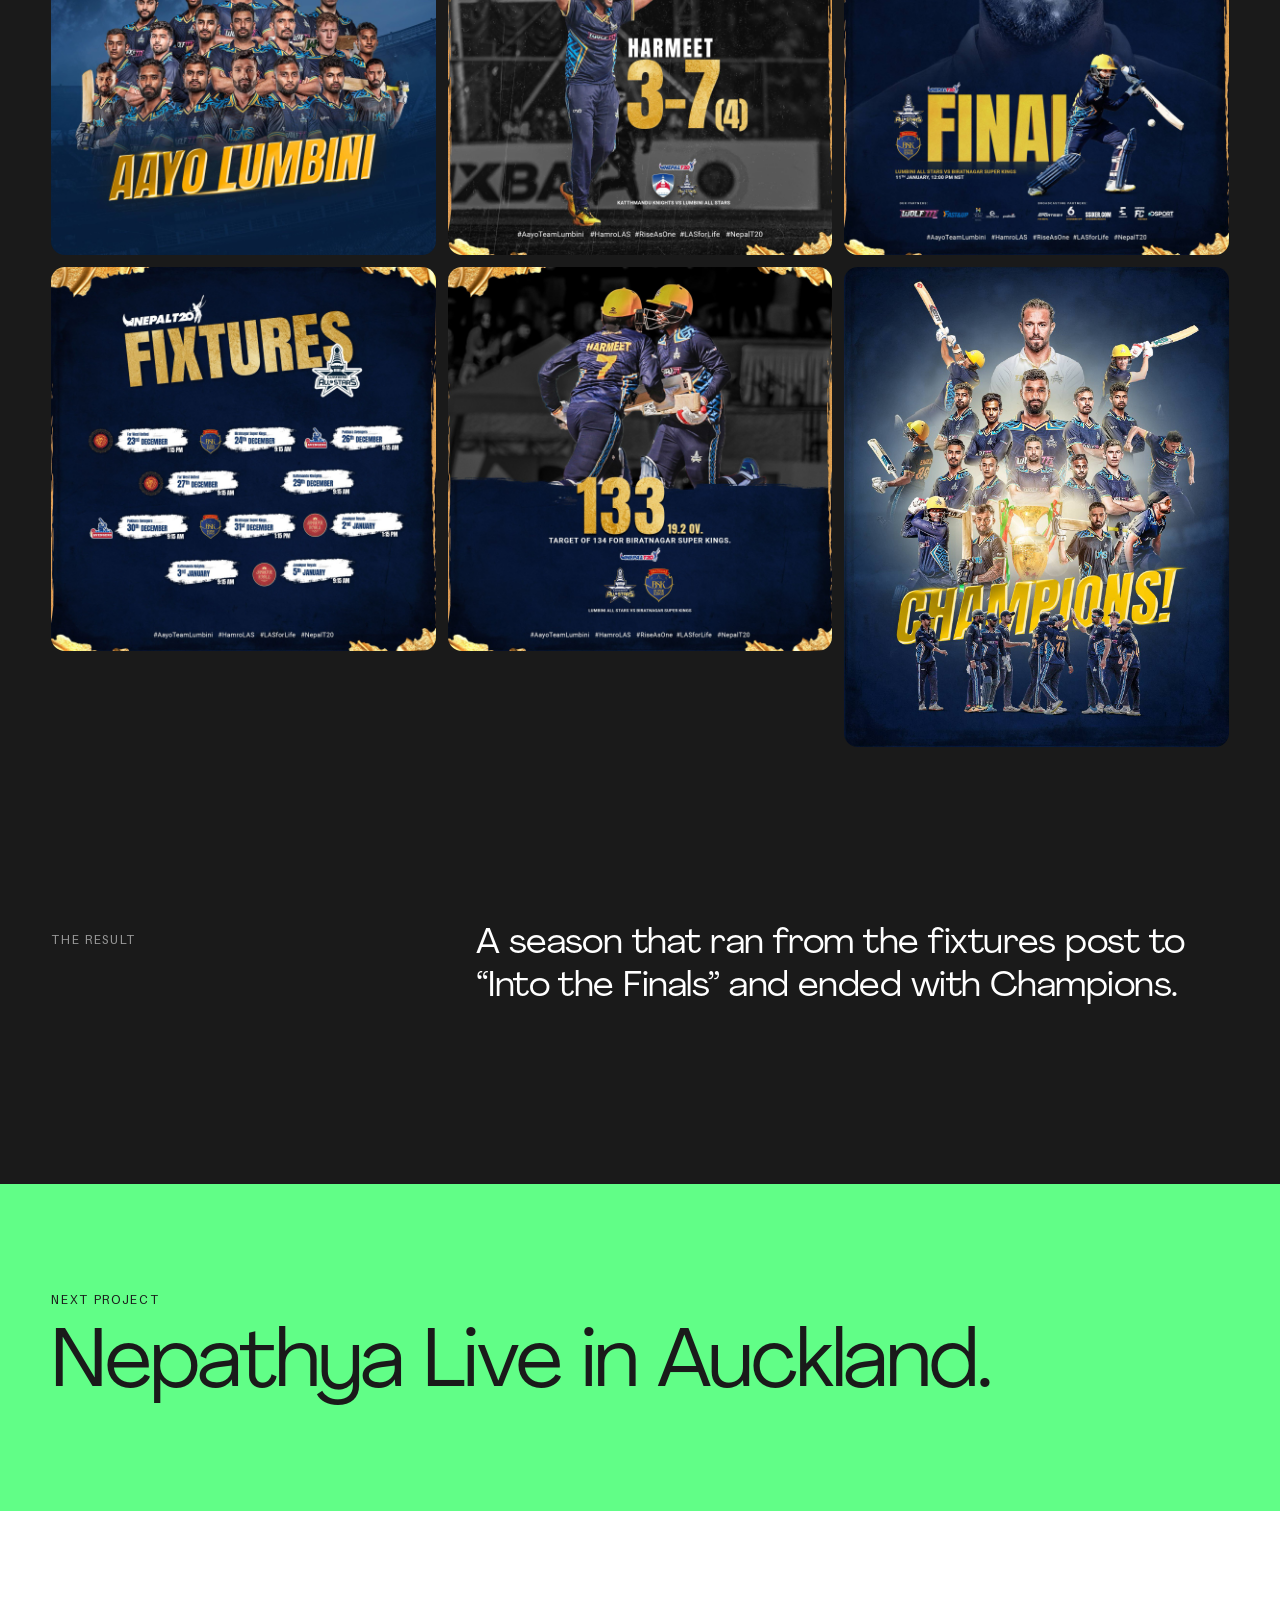
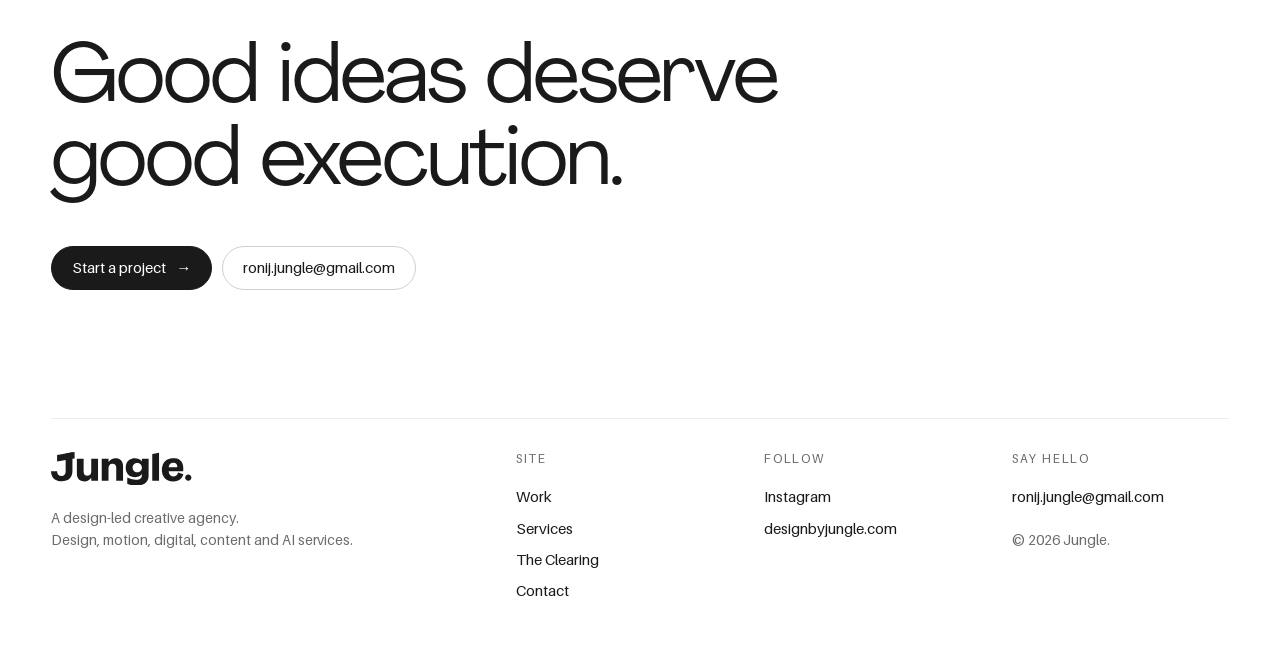
<file: project.html>
<!doctype html>
<html lang="en"><head><meta charset="utf-8"><meta name="viewport" content="width=device-width,initial-scale=1">
<meta name="theme-color" content="#1A1A1A">
<link rel="icon" href="assets/j-mark.svg">
<link rel="preload" href="assets/fonts/Agrandir-Regular.otf" as="font" type="font/otf" crossorigin>
<link rel="preload" href="assets/fonts/Aileron-Regular.ttf" as="font" type="font/ttf" crossorigin>
<link rel="stylesheet" href="assets/style.css?v=1791950825">
<title>Project | Jungle.</title>
<meta name="description" content="Jungle is a design-led creative agency: ad creative, social, motion, web, copy and AI services for brands and marketing teams.">
</head>
<body data-page="project">
<main id="cs"></main>
<script src="assets/notes.js?v=1791918641"></script><script src="assets/data.js?v=1791918641"></script><script src="assets/work/manifest.js?v=1791388775"></script><script src="assets/site.js?v=1791950835"></script></body></html>
</file>
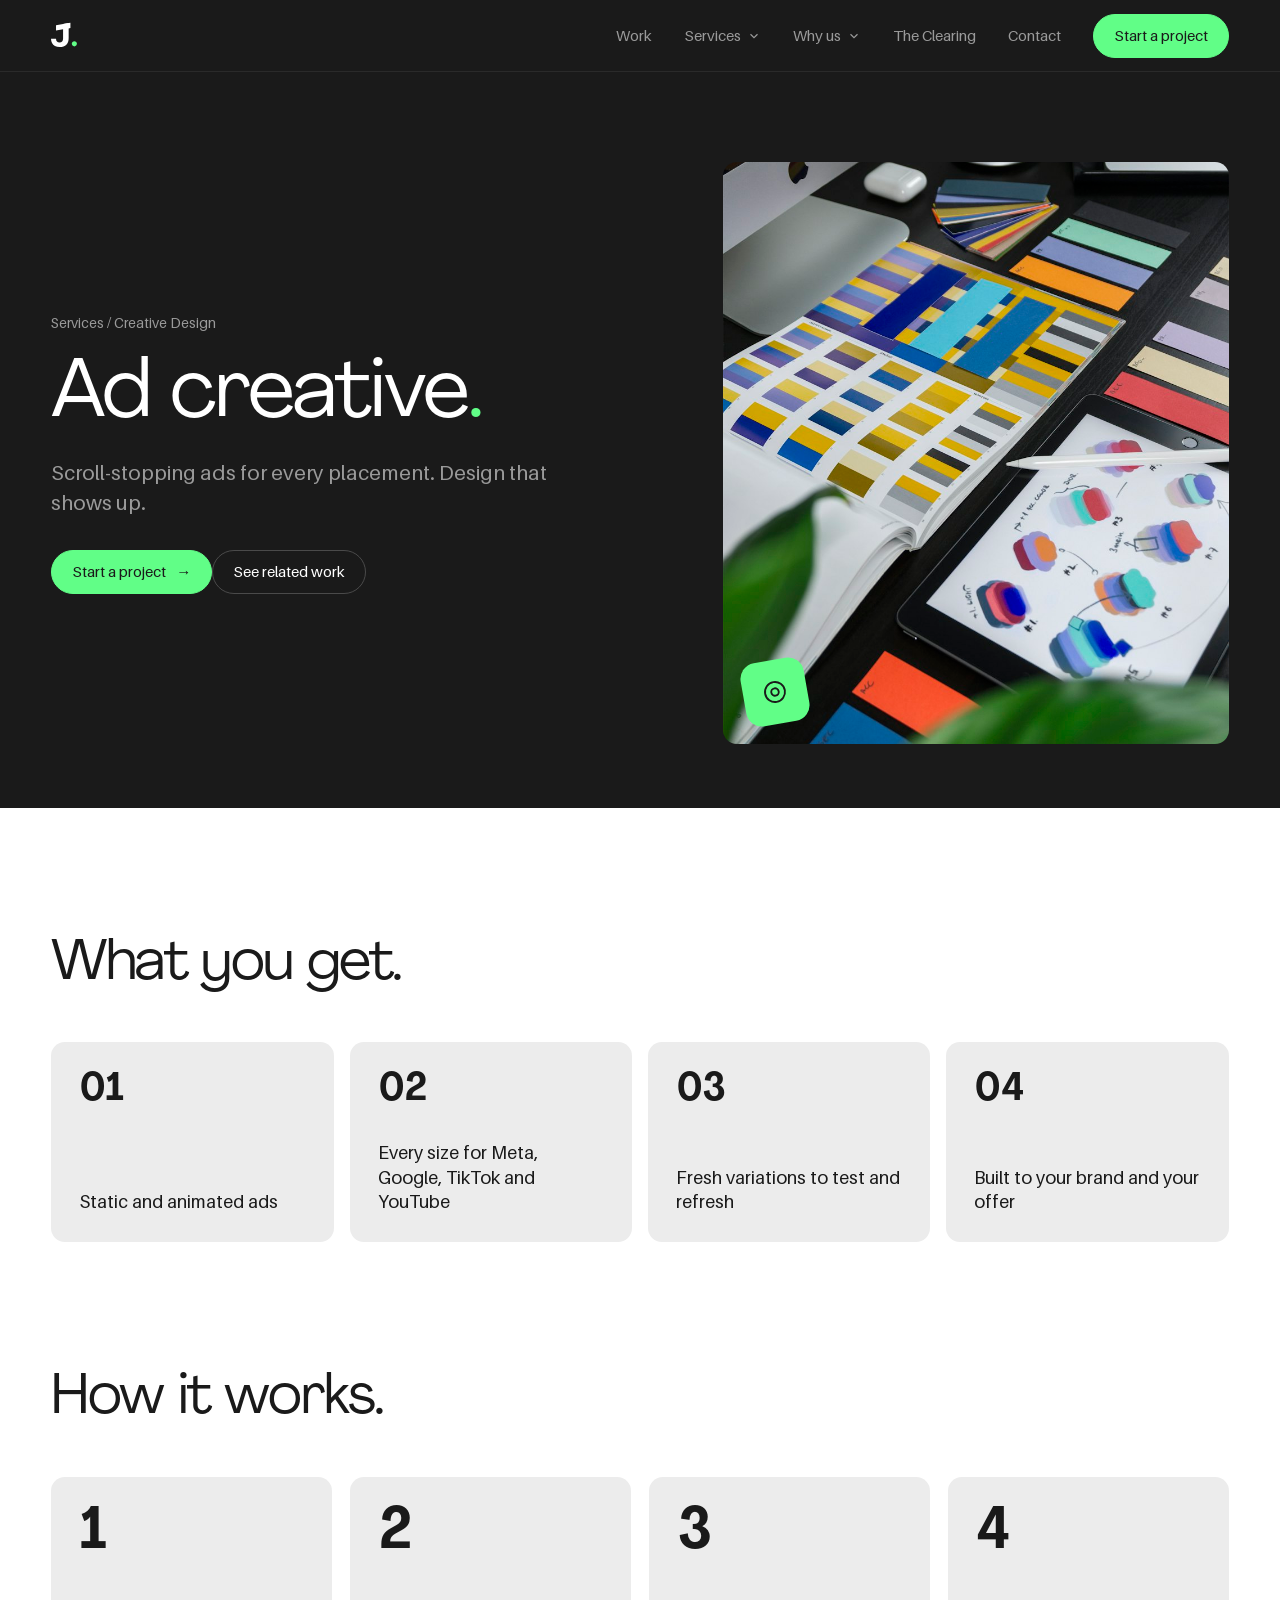
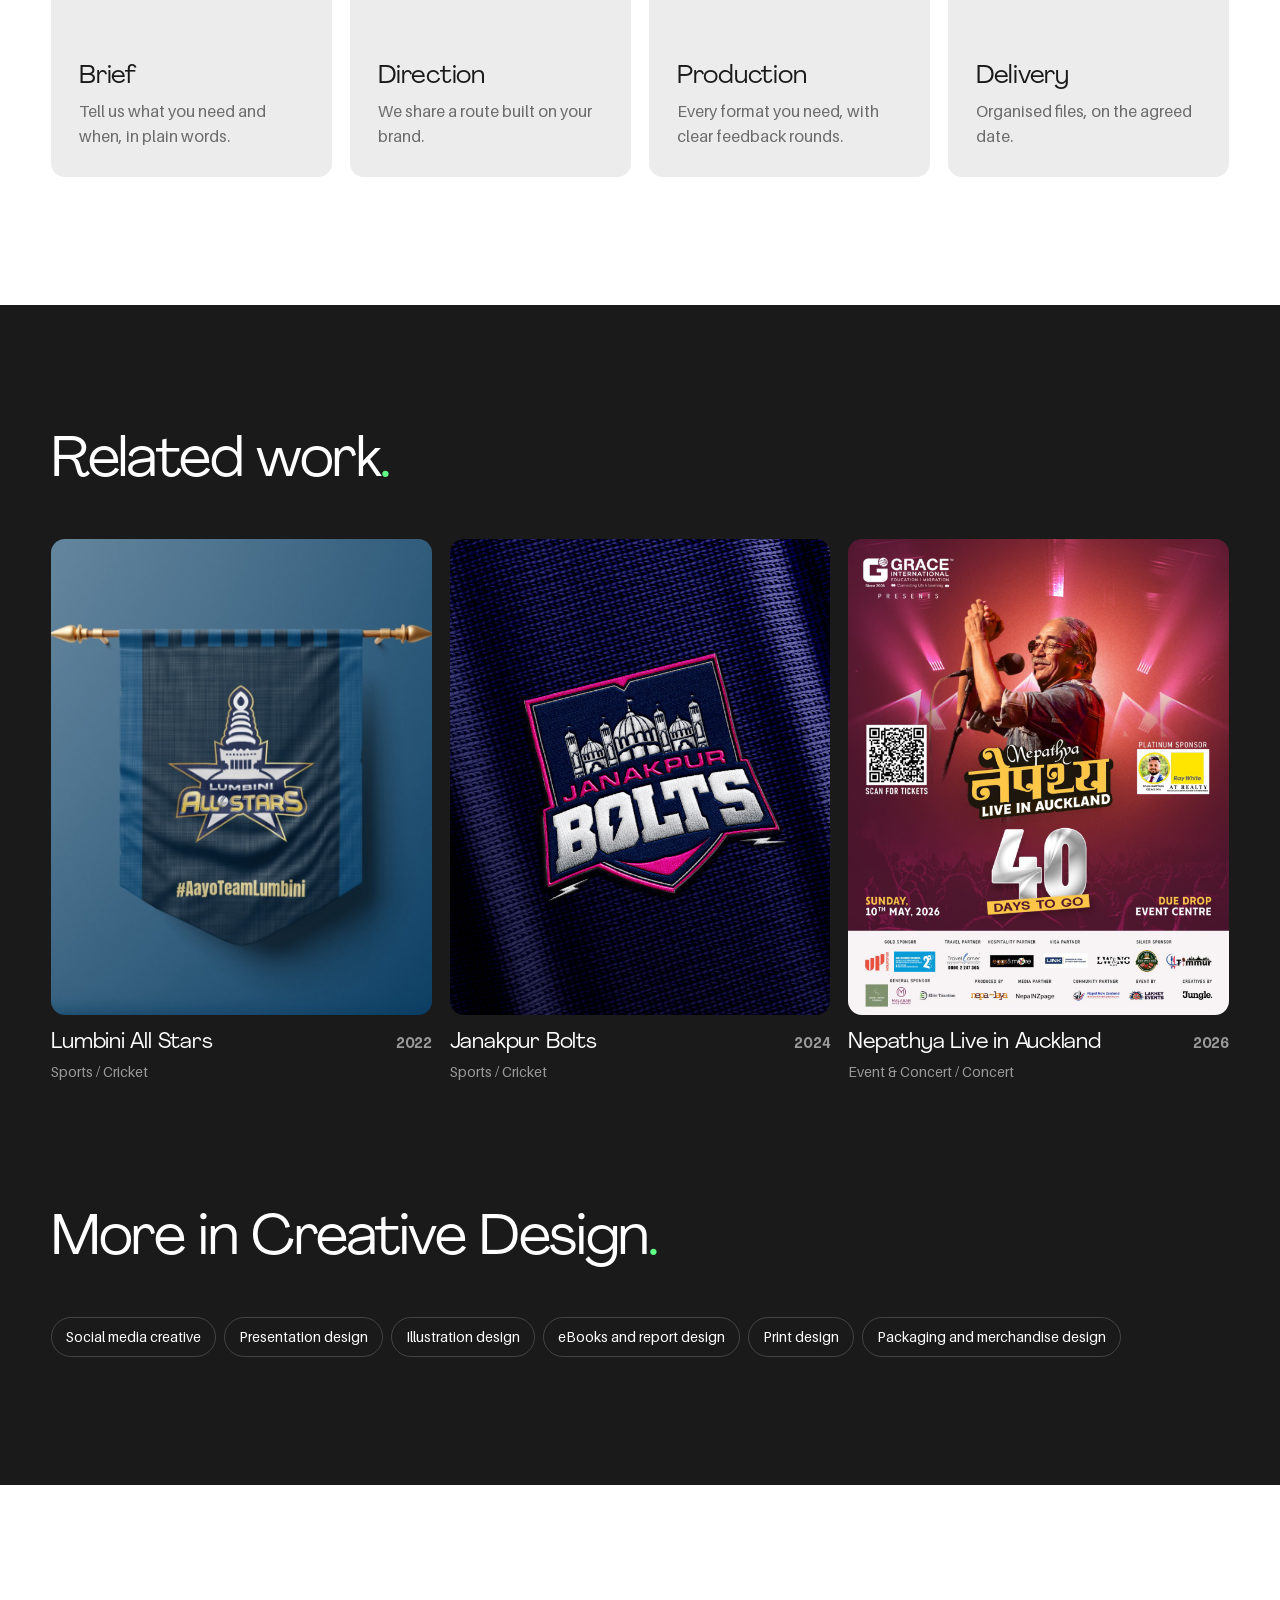
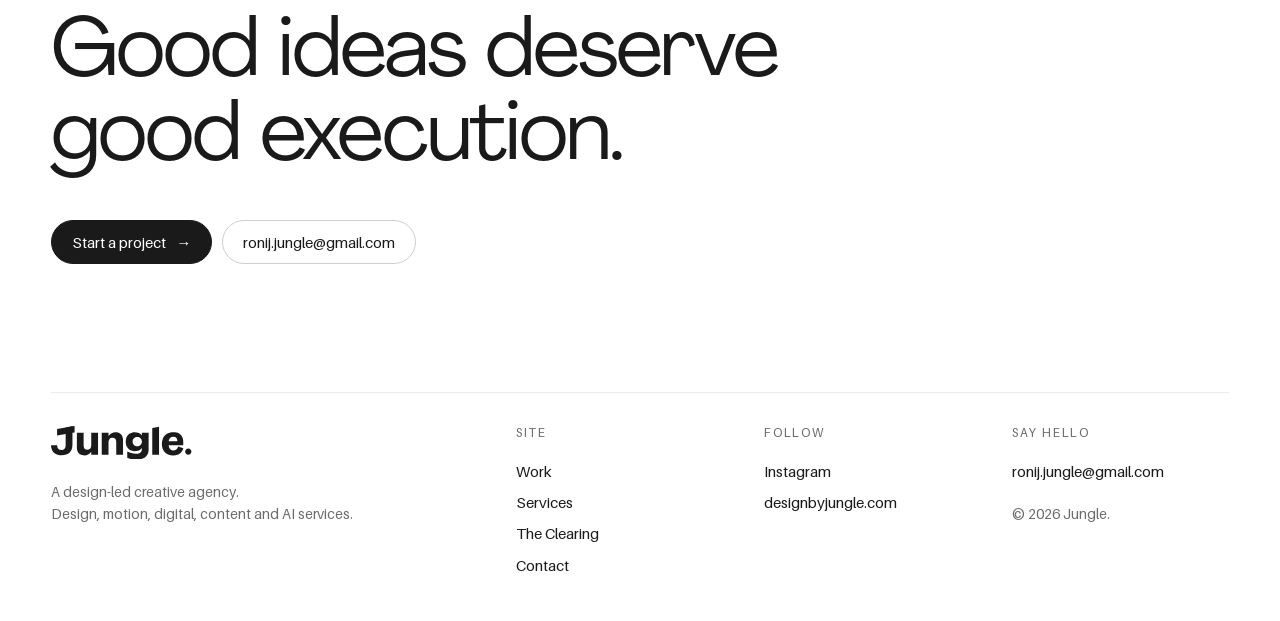
<file: service.html>
<!doctype html>
<html lang="en"><head><meta charset="utf-8"><meta name="viewport" content="width=device-width,initial-scale=1">
<meta name="theme-color" content="#1A1A1A">
<link rel="icon" href="assets/j-mark.svg">
<link rel="preload" href="assets/fonts/Agrandir-Regular.otf" as="font" type="font/otf" crossorigin>
<link rel="preload" href="assets/fonts/Aileron-Regular.ttf" as="font" type="font/ttf" crossorigin>
<link rel="stylesheet" href="assets/style.css?v=1791950825">
<title>Service | Jungle.</title>
<meta name="description" content="Jungle is a design-led creative agency: ad creative, social, motion, web, copy and AI services for brands and marketing teams.">
</head>
<body data-page="service">
<main id="svc"></main>
<script src="assets/notes.js?v=1791918641"></script><script src="assets/data.js?v=1791918641"></script><script src="assets/work/manifest.js?v=1791388775"></script><script src="assets/site.js?v=1791950835"></script></body></html>
</file>
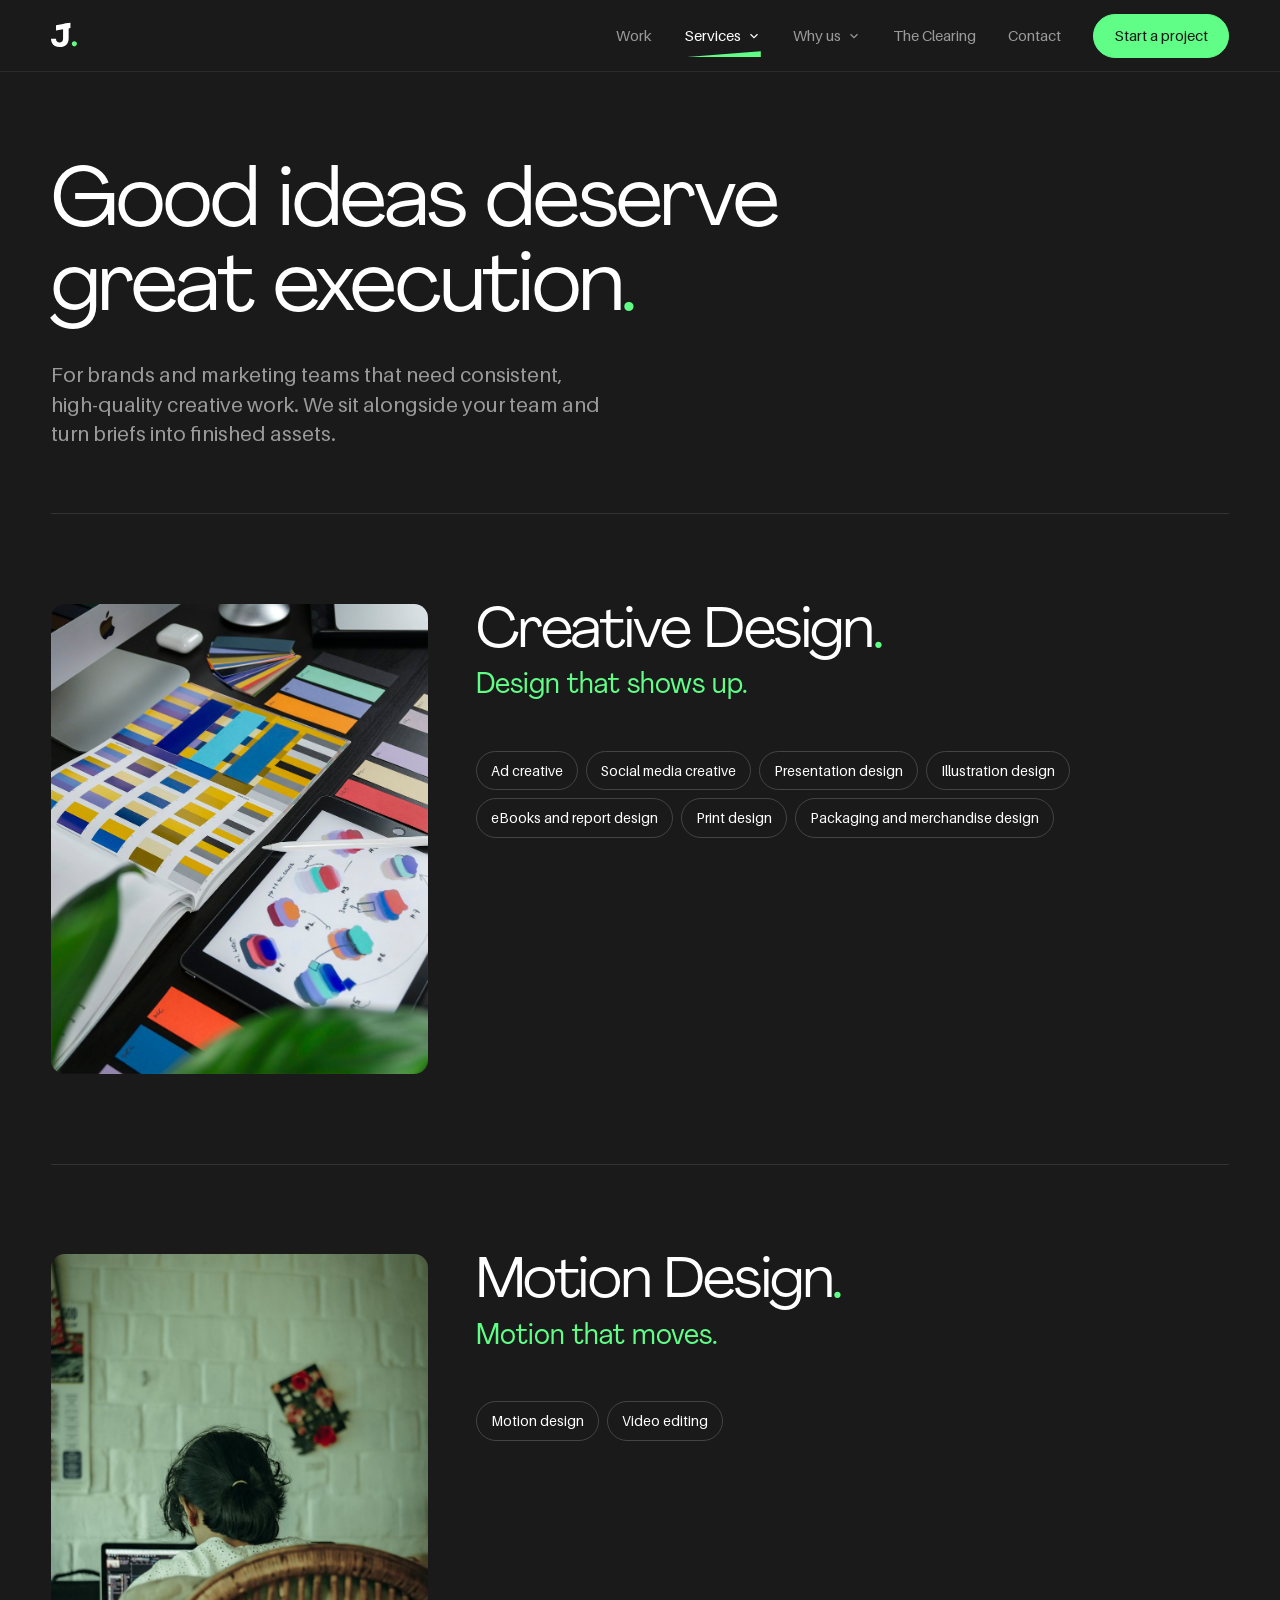
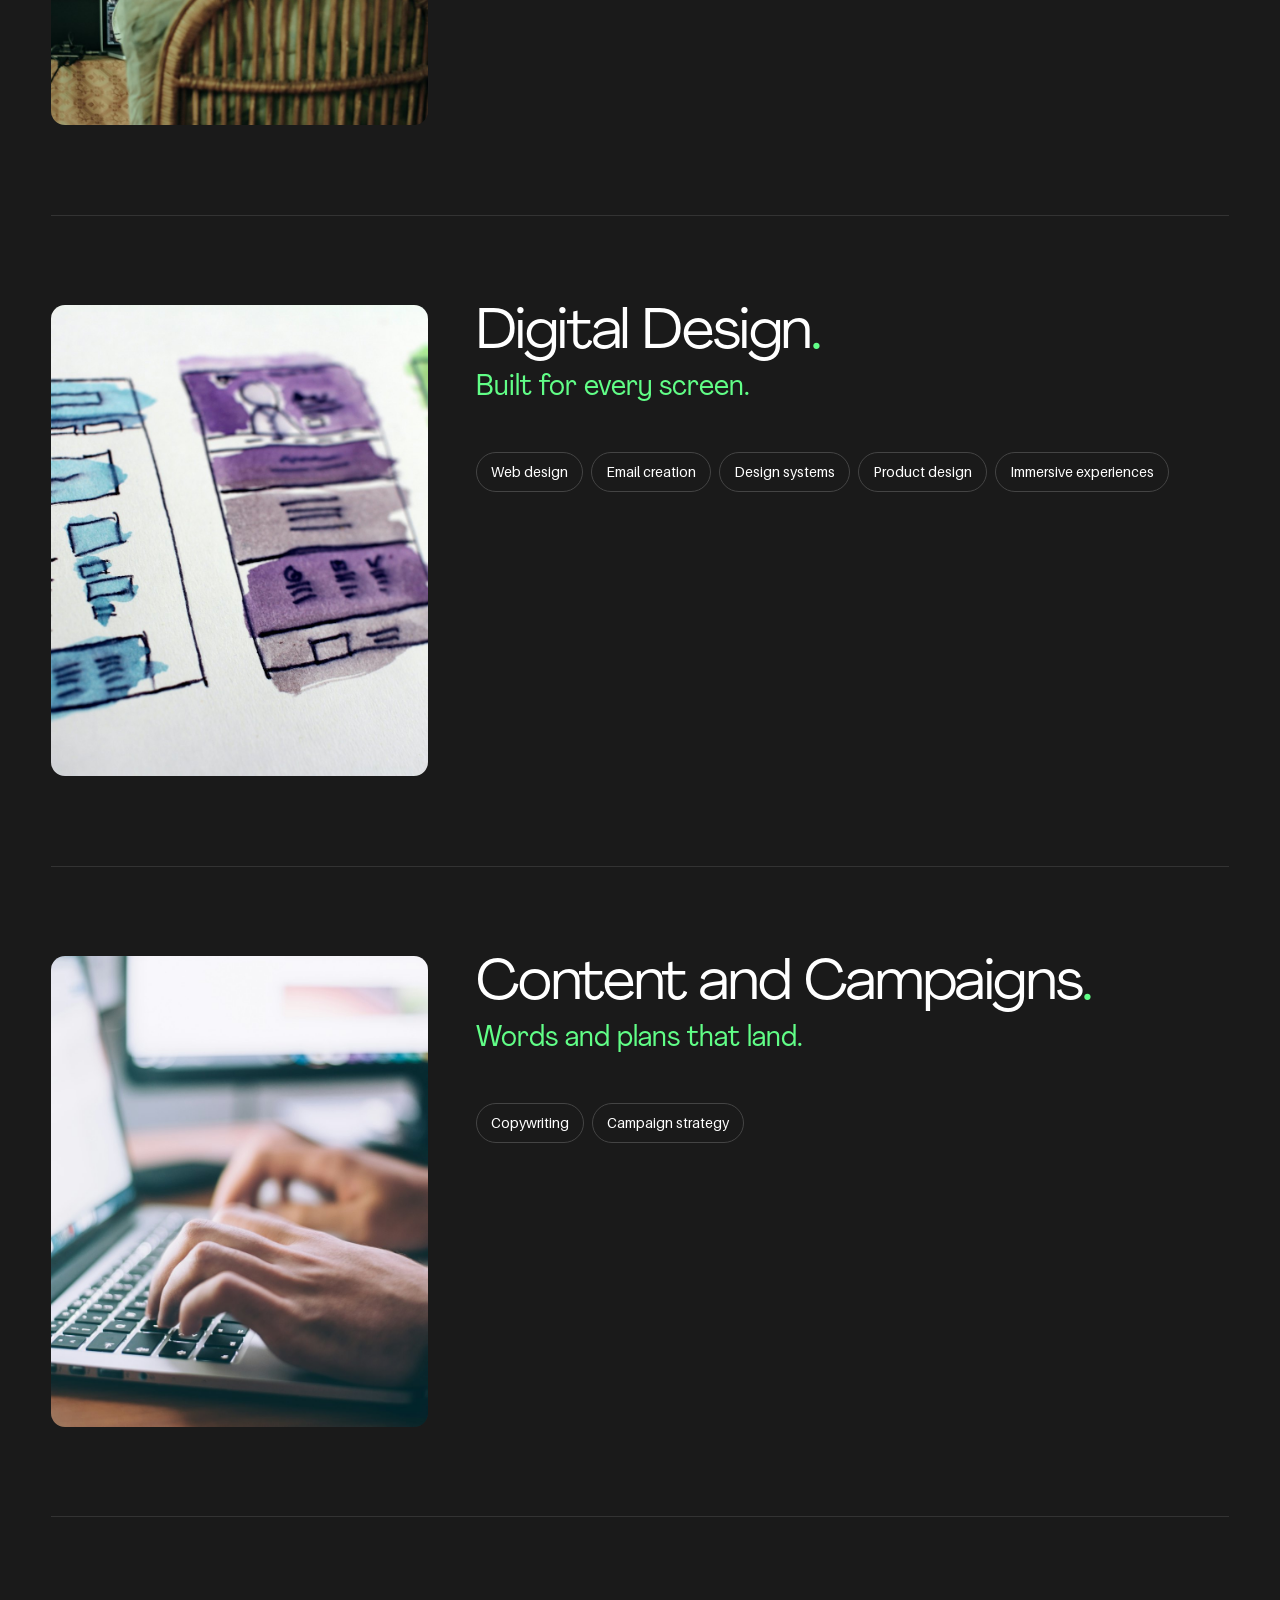
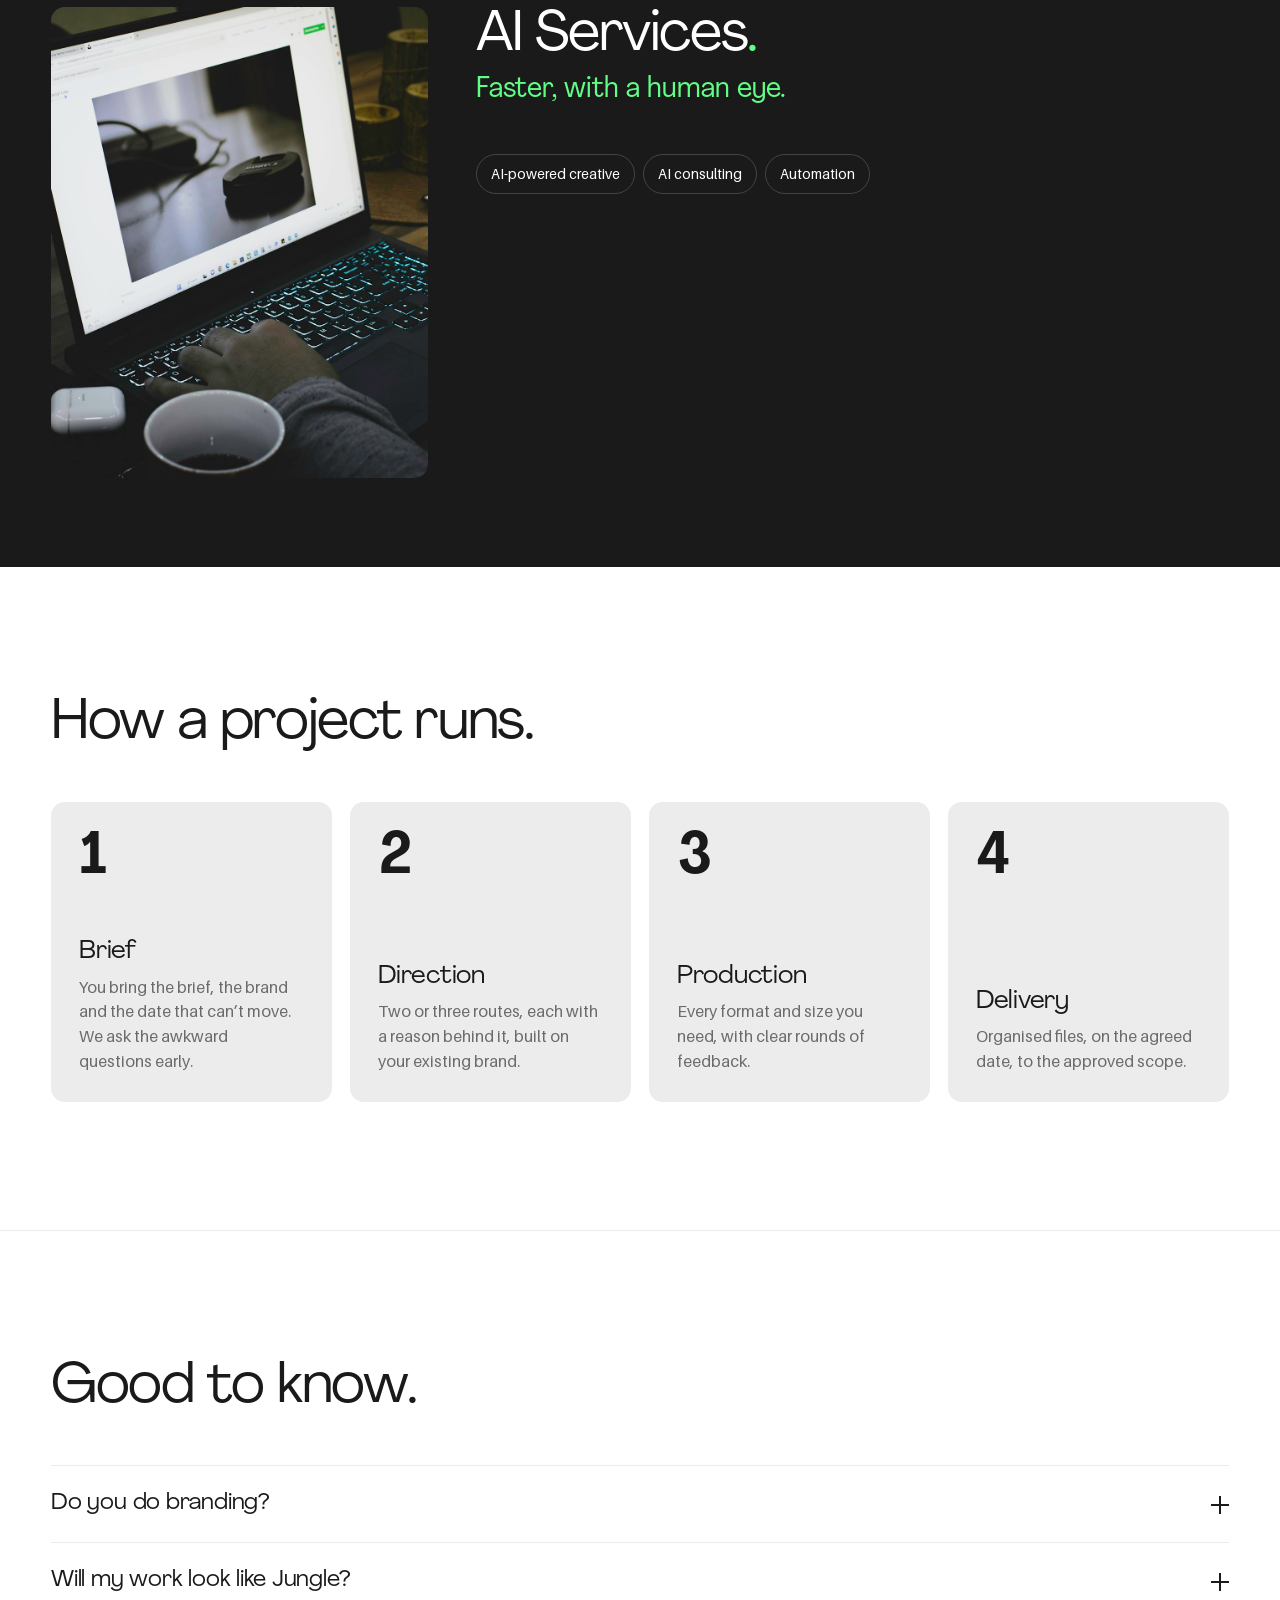
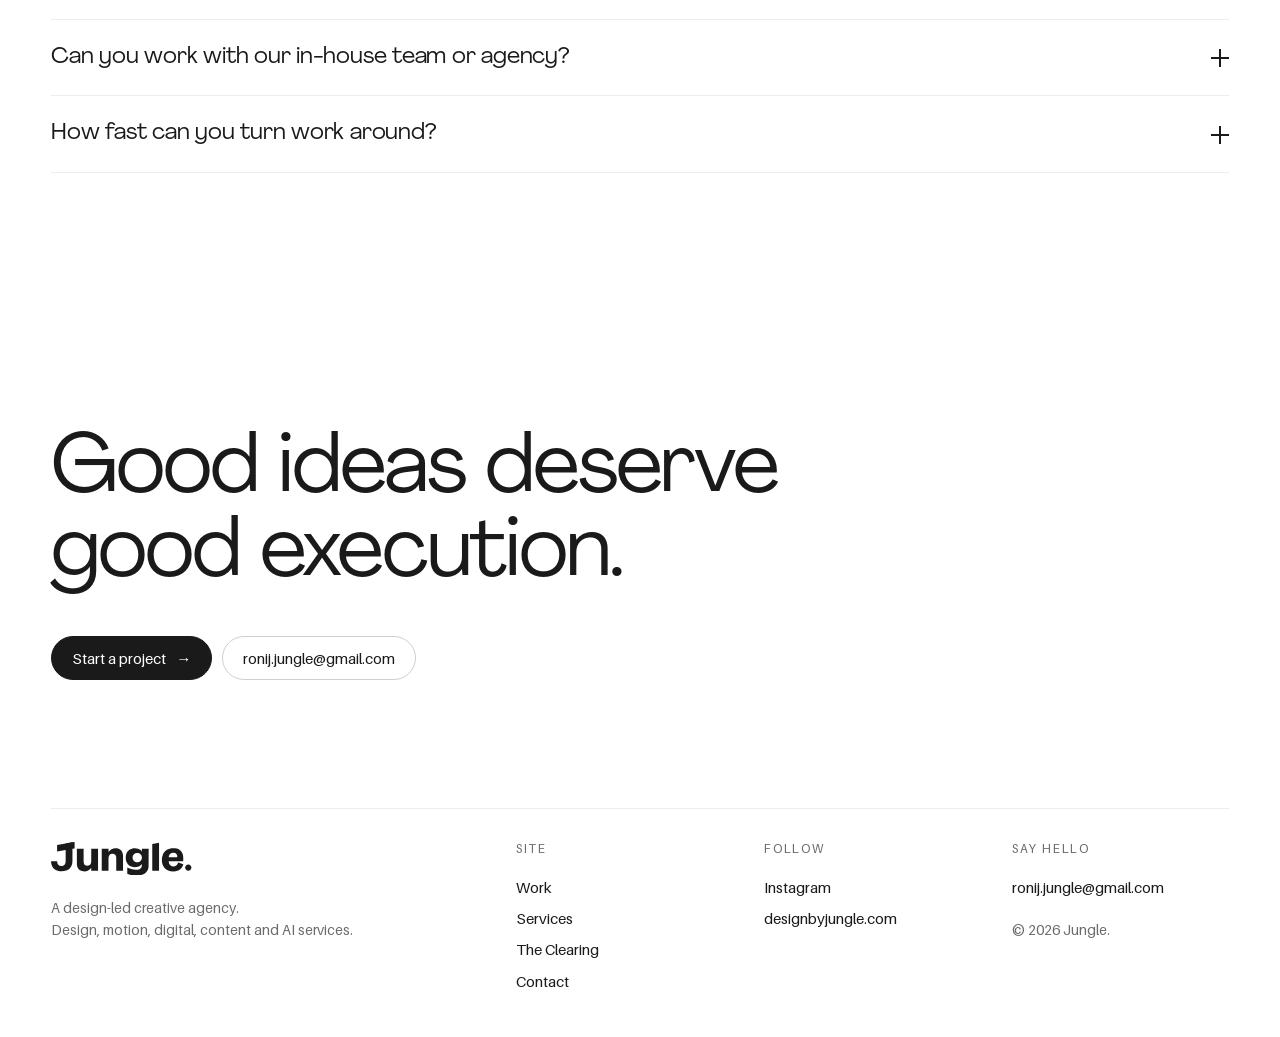
<file: services.html>
<!doctype html>
<html lang="en"><head><meta charset="utf-8"><meta name="viewport" content="width=device-width,initial-scale=1">
<meta name="theme-color" content="#1A1A1A">
<link rel="icon" href="assets/j-mark.svg">
<link rel="preload" href="assets/fonts/Agrandir-Regular.otf" as="font" type="font/otf" crossorigin>
<link rel="preload" href="assets/fonts/Aileron-Regular.ttf" as="font" type="font/ttf" crossorigin>
<link rel="stylesheet" href="assets/style.css?v=1791950825">
<title>Services | Jungle.</title>
<meta name="description" content="Jungle is a design-led creative agency: ad creative, social, motion, web, copy and AI services for brands and marketing teams.">
</head>
<body data-page="services">
<header class="ph">
  <h1 class="x words">Good ideas deserve great execution.</h1>
  <p class="lead">For brands and marketing teams that need consistent, high-quality creative work. We sit alongside your team and turn briefs into finished assets.</p>
</header>

<div class="pad" id="disciplines"></div>

<section class="inv pad sec">
  <h2 class="x reveal" style="font-size:var(--t-head);max-width:14ch">How a project runs.</h2>
  <div class="steps mt">
    <div class="step reveal"><b class="n">1</b><div><h3 class="w">Brief</h3><p>You bring the brief, the brand and the date that can’t move. We ask the awkward questions early.</p></div></div>
    <div class="step reveal"><b class="n">2</b><div><h3 class="w">Direction</h3><p>Two or three routes, each with a reason behind it, built on your existing brand.</p></div></div>
    <div class="step reveal"><b class="n">3</b><div><h3 class="w">Production</h3><p>Every format and size you need, with clear rounds of feedback.</p></div></div>
    <div class="step reveal"><b class="n">4</b><div><h3 class="w">Delivery</h3><p>Organised files, on the agreed date, to the approved scope.</p></div></div>
  </div>
</section>

<section class="inv pad sec rule">
  <h2 class="x reveal" style="font-size:var(--t-head);max-width:14ch">Good to know.</h2>
  <div class="mt">
    <details><summary>Do you do branding?</summary><p>No. We work with brands that already exist and make the creative that carries them, built on your guidelines.</p></details>
    <details><summary>Will my work look like Jungle?</summary><p>No. Our own brand is black, white and green. Your work follows your brand, whatever it looks like.</p></details>
    <details><summary>Can you work with our in-house team or agency?</summary><p>Yes. We work as an extension of in-house teams, and as white-label production for agencies when agreed.</p></details>
    <details><summary>How fast can you turn work around?</summary><p>Most social and campaign assets take a few working days. Tell us your date and we’ll tell you honestly what’s possible.</p></details>
  </div>
</section>
<script src="assets/notes.js?v=1791918641"></script><script src="assets/data.js?v=1791918641"></script><script src="assets/work/manifest.js?v=1791388775"></script><script src="assets/site.js?v=1791950835"></script></body></html>
</file>
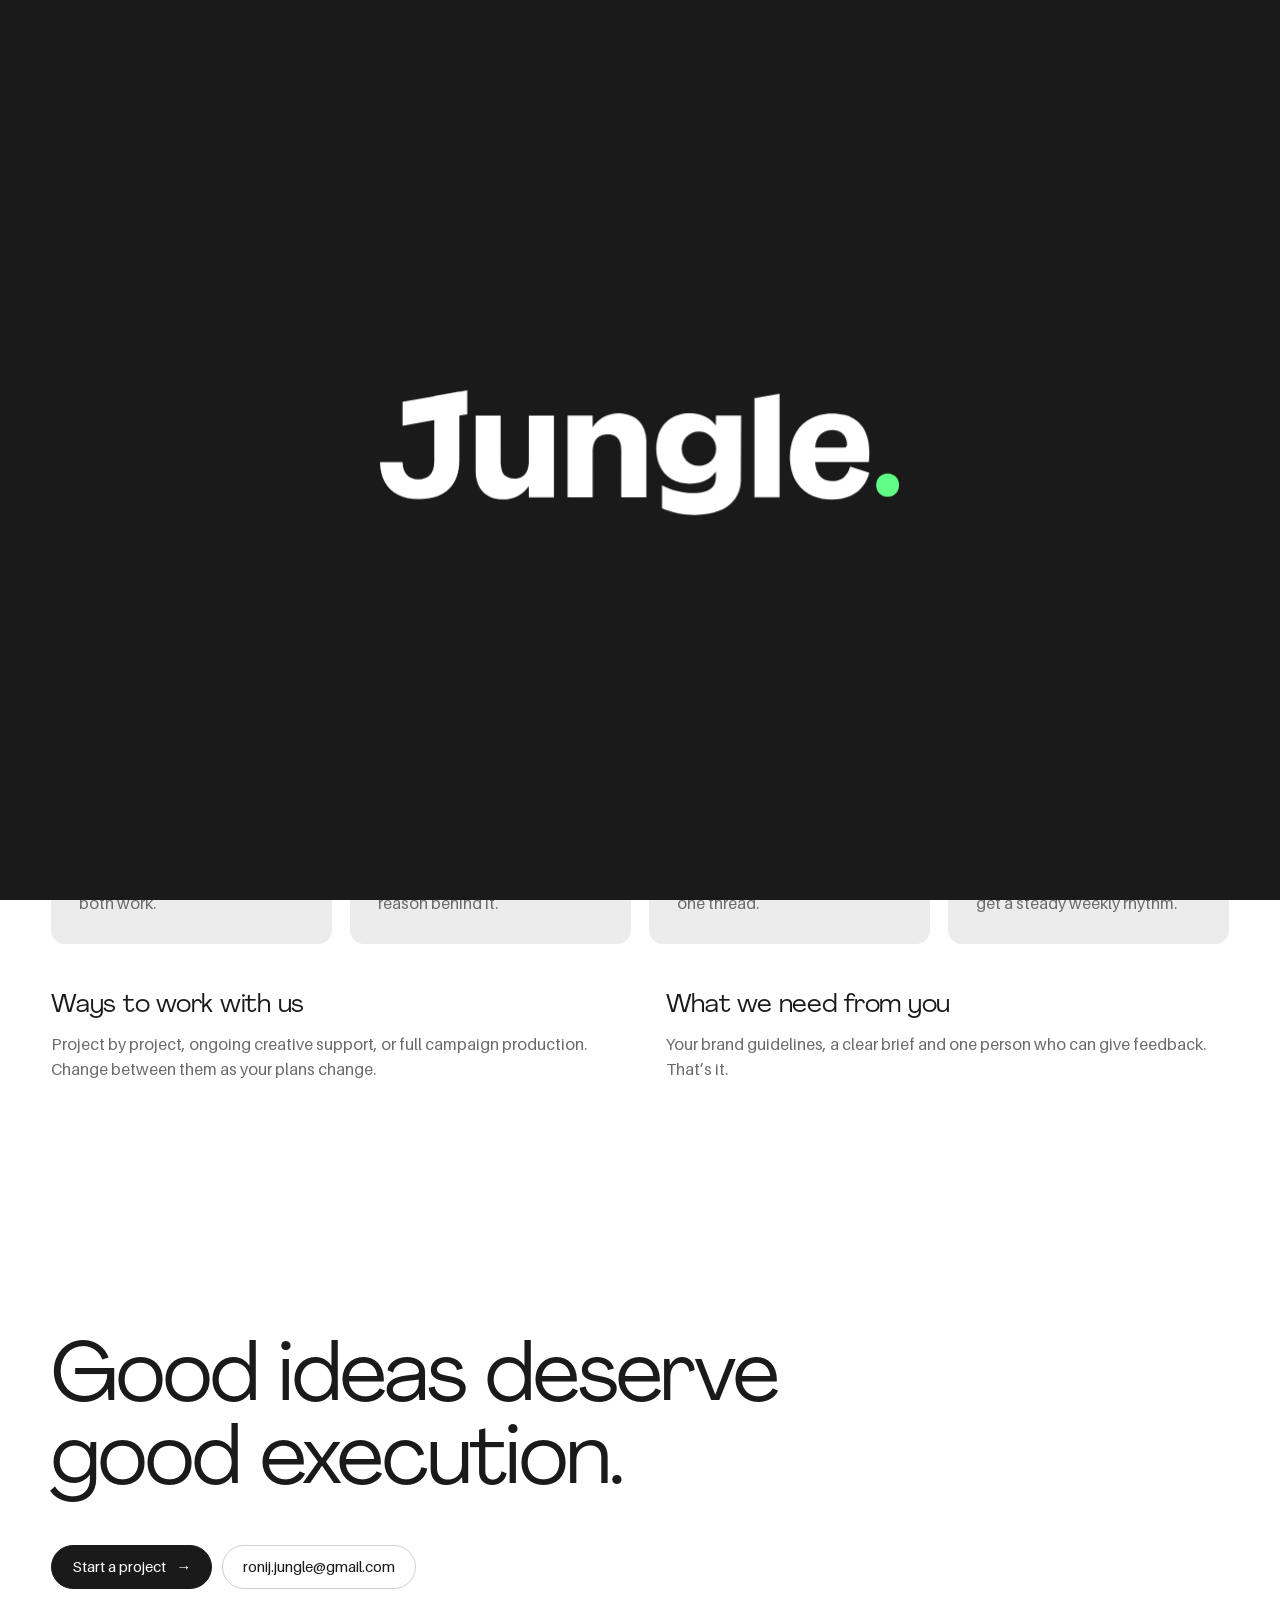
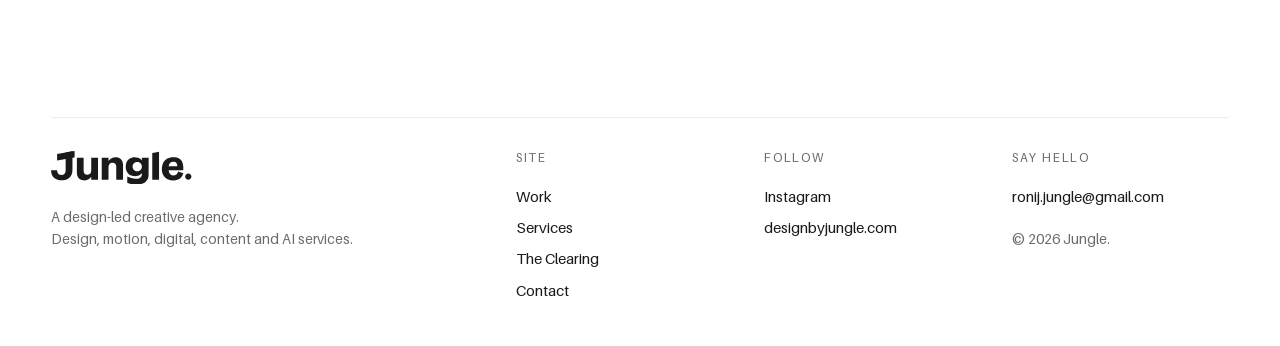
<file: why.html>
<!doctype html>
<html lang="en"><head><meta charset="utf-8"><meta name="viewport" content="width=device-width,initial-scale=1">
<meta name="theme-color" content="#1A1A1A">
<link rel="icon" href="assets/j-mark.svg">
<link rel="preload" href="assets/fonts/Agrandir-Regular.otf" as="font" type="font/otf" crossorigin>
<link rel="preload" href="assets/fonts/Aileron-Regular.ttf" as="font" type="font/ttf" crossorigin>
<link rel="stylesheet" href="assets/home.css?v=1791950825"><link rel="stylesheet" href="assets/style.css?v=1791950825">
<title>Why us | Jungle.</title>
<meta name="description" content="Jungle is a design-led creative agency: ad creative, social, motion, web, copy and AI services for brands and marketing teams.">
</head>
<body data-page="why">
<main id="why"></main>
<script src="assets/notes.js?v=1791918641"></script><script src="assets/data.js?v=1791918641"></script><script src="assets/work/manifest.js?v=1791388775"></script><script src="assets/site.js?v=1791950835"></script></body></html>
</file>
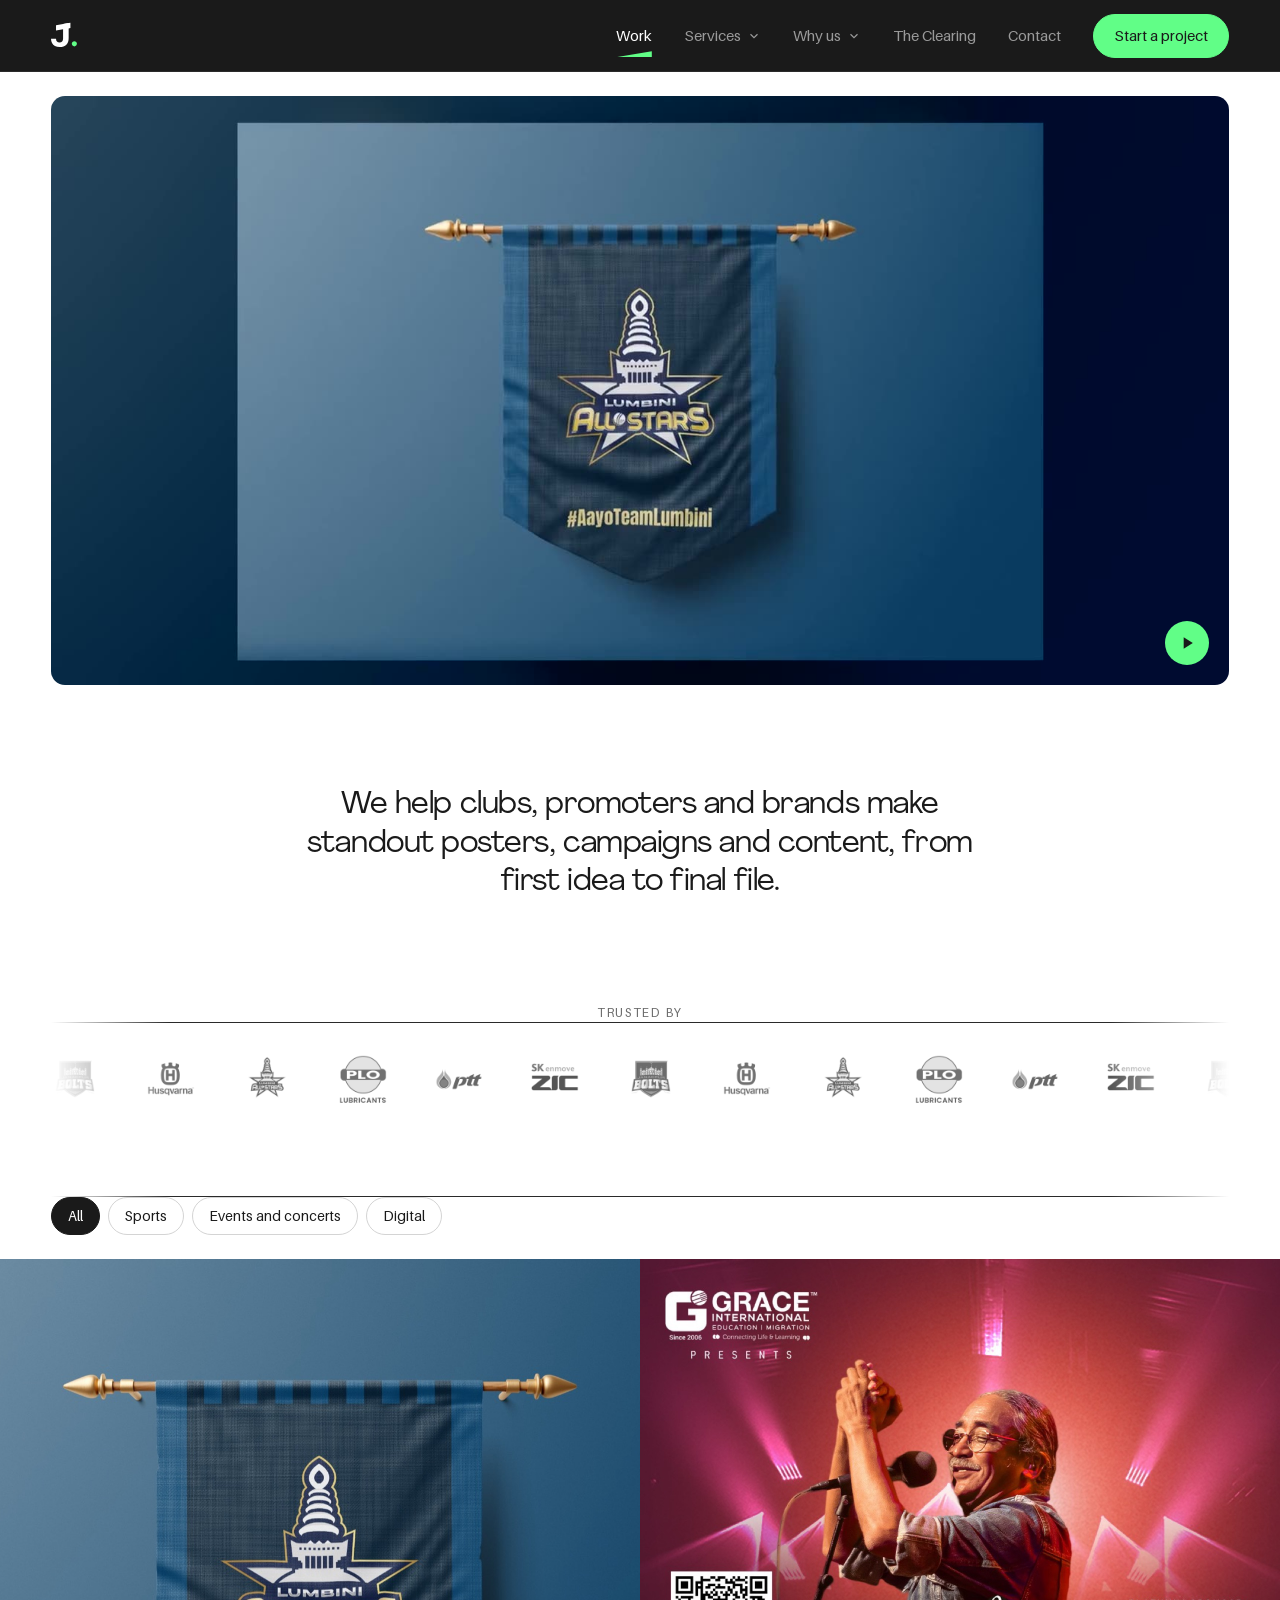
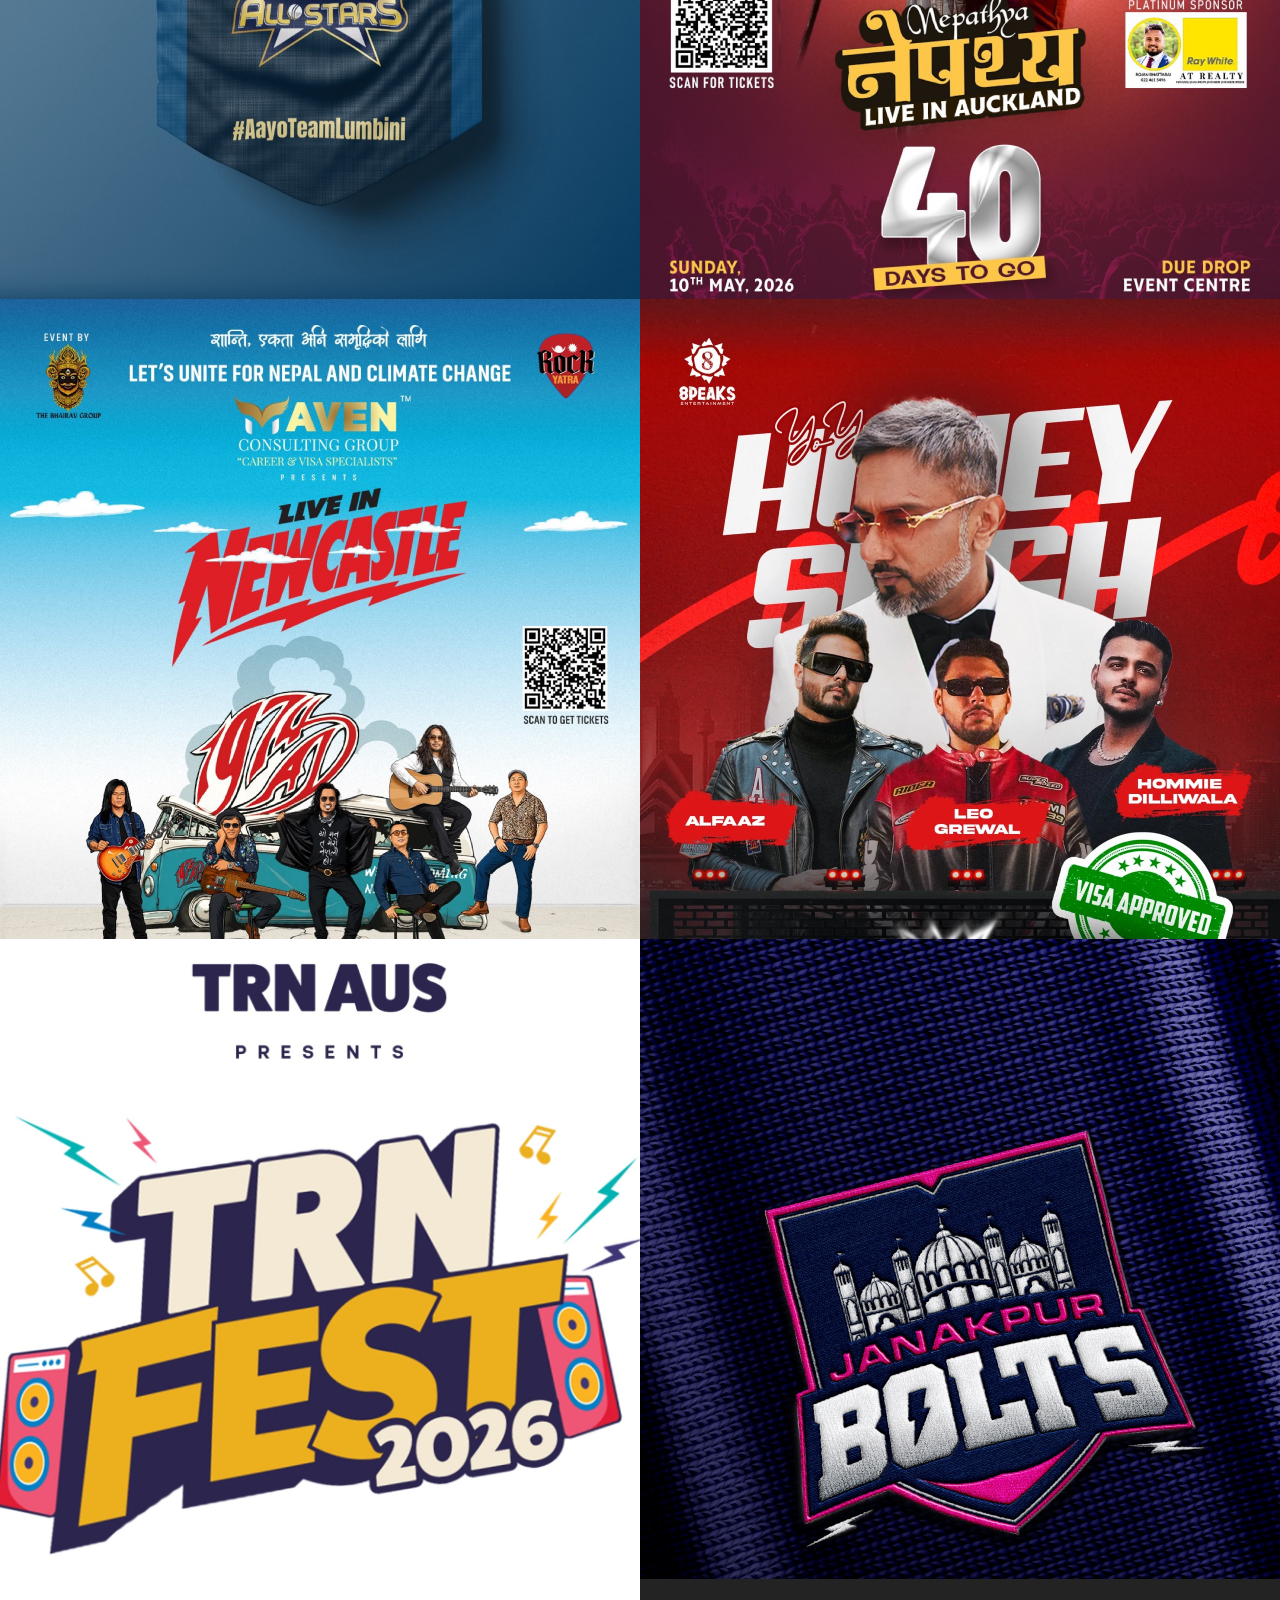
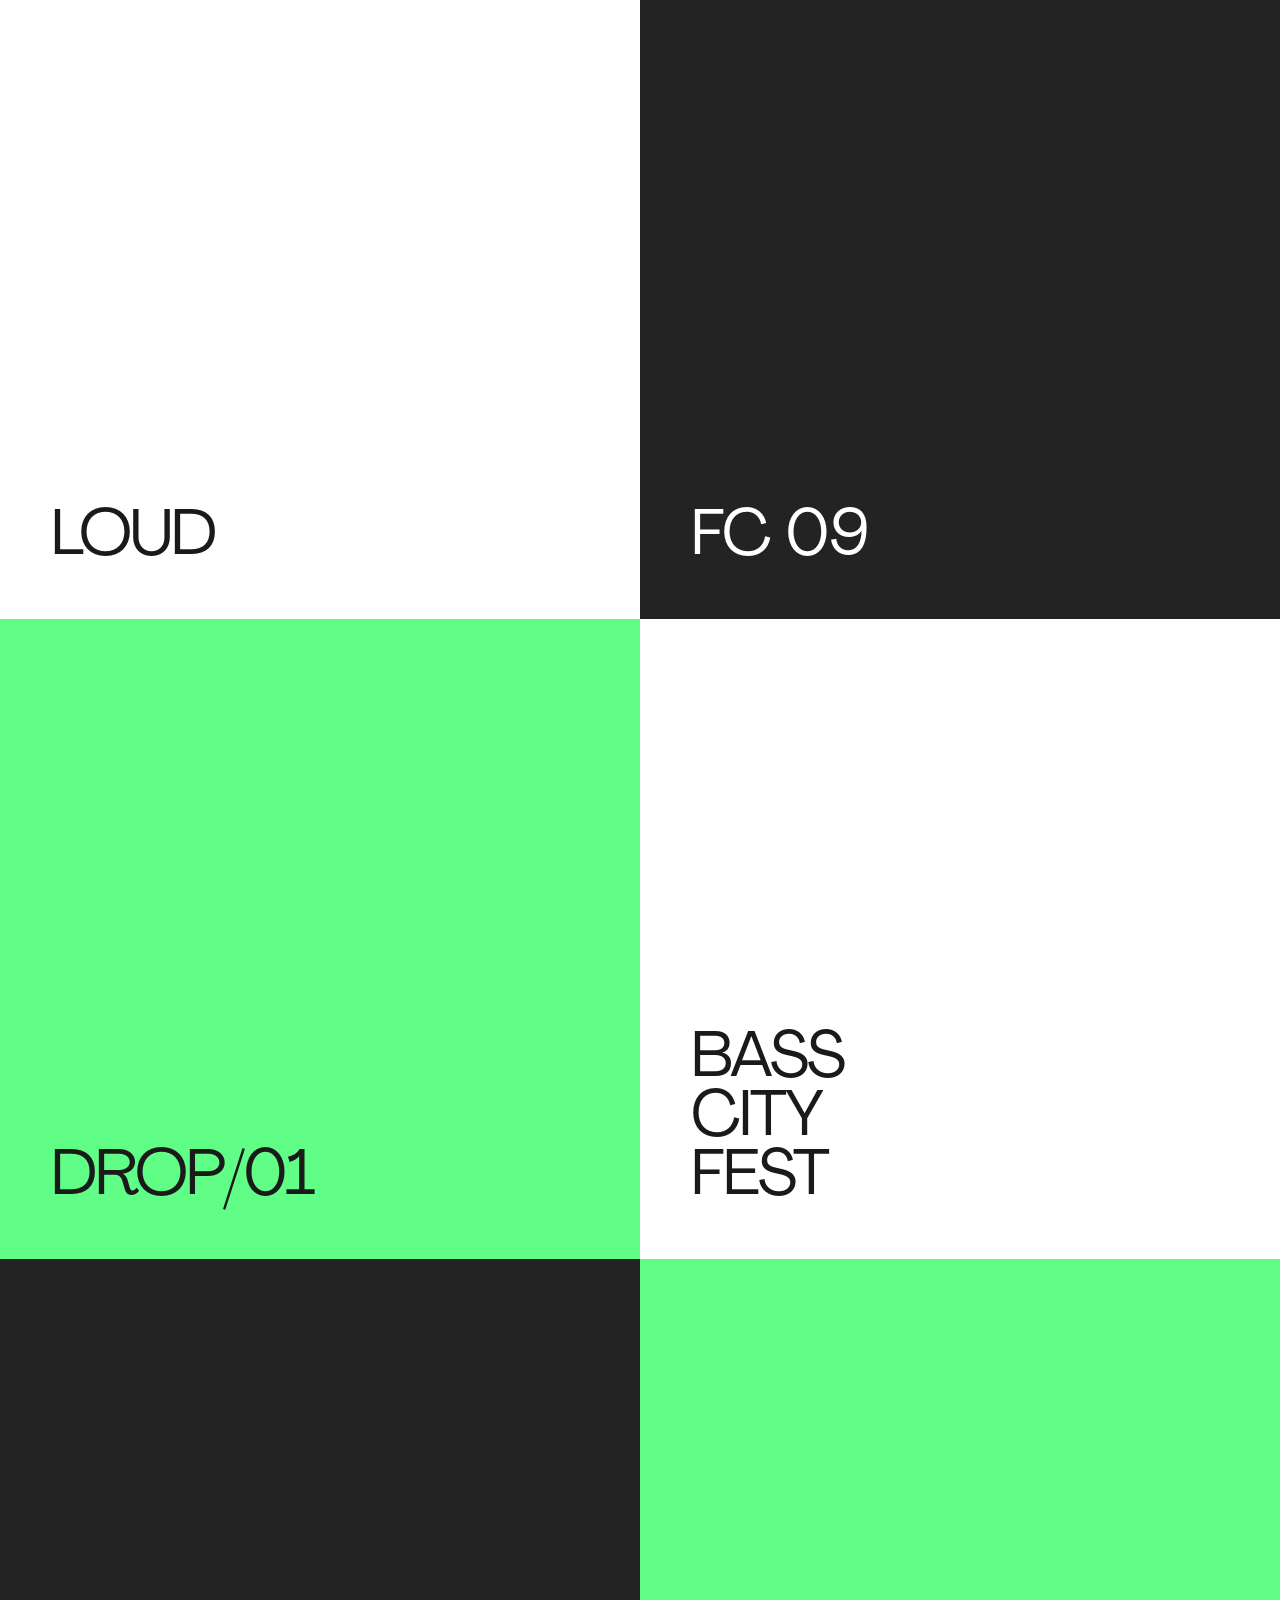
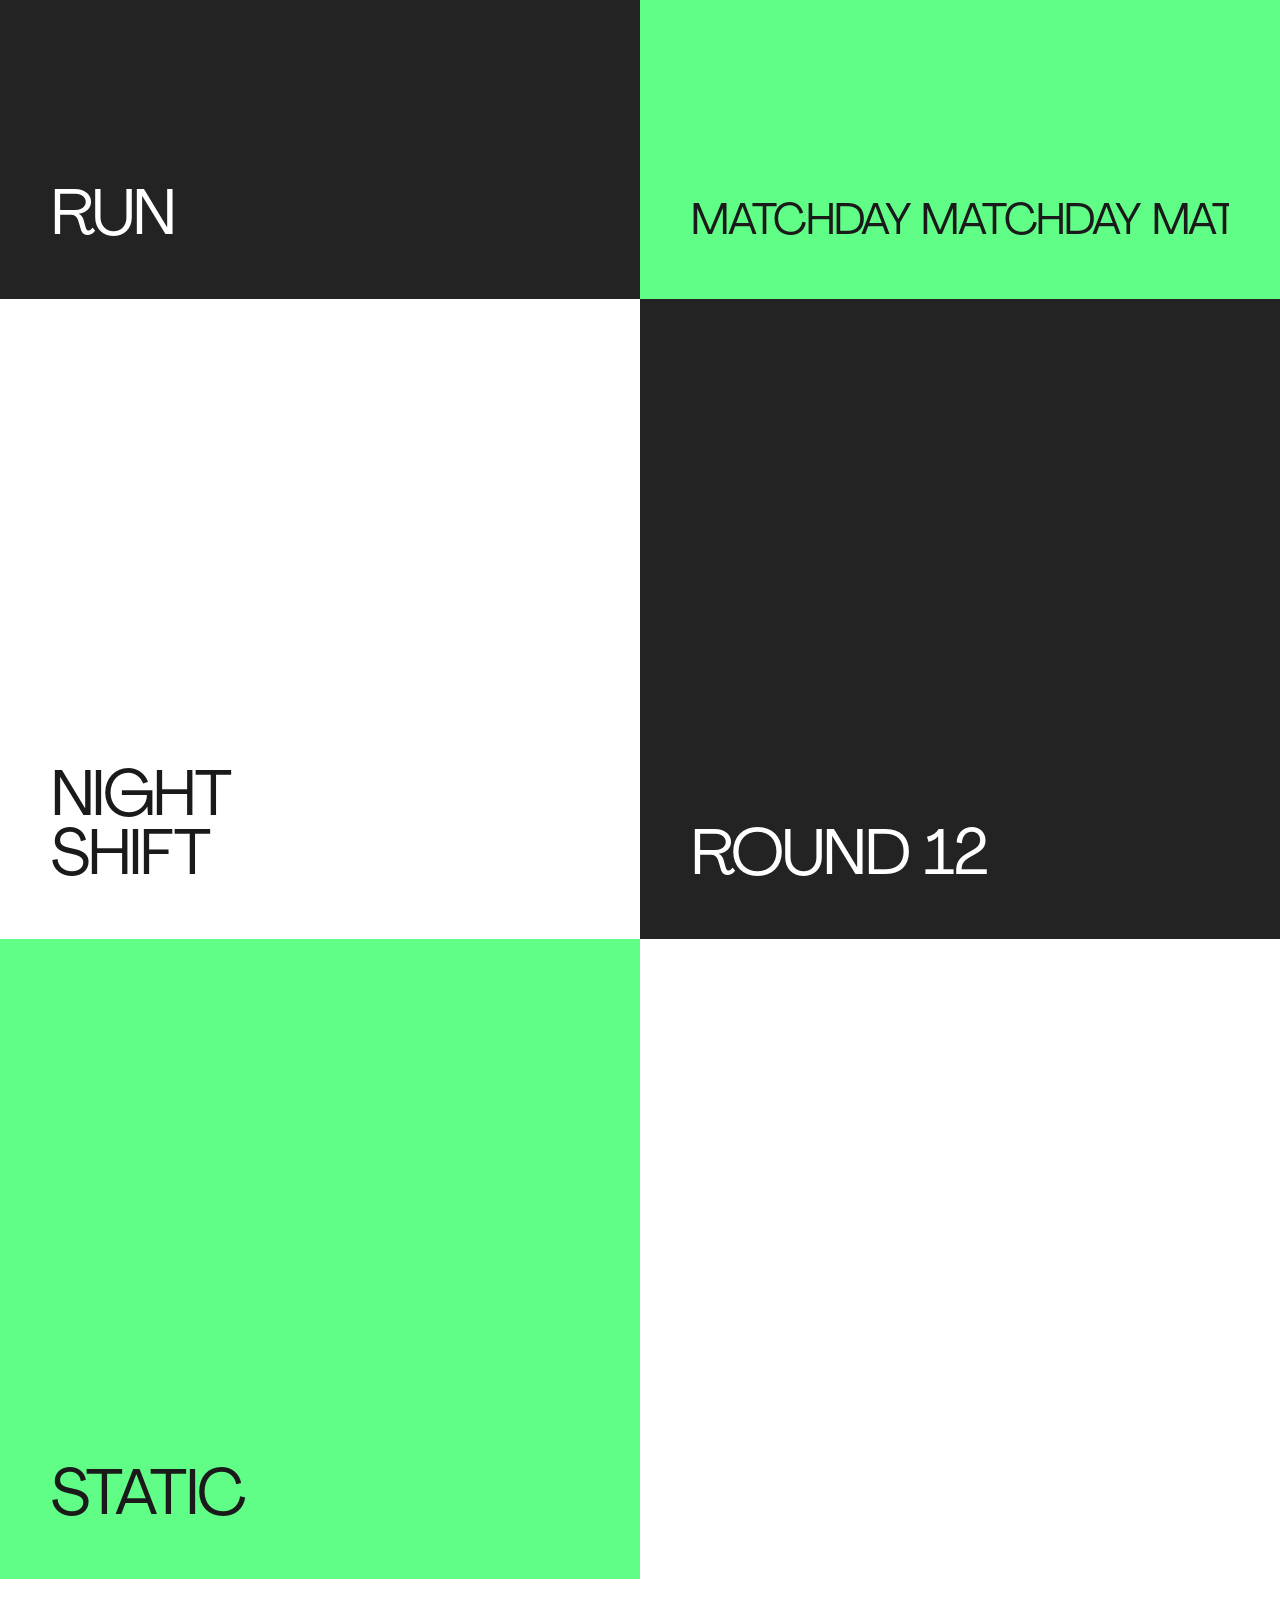
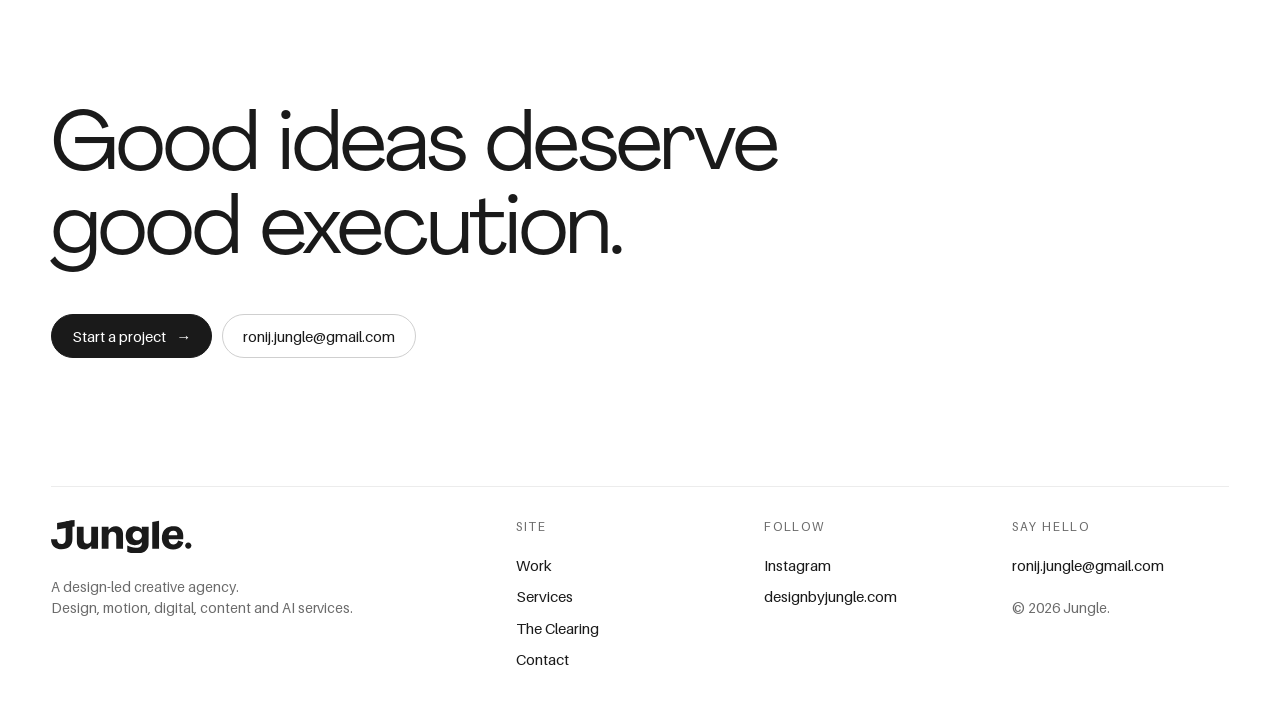
<file: work.html>
<!doctype html>
<html lang="en"><head><meta charset="utf-8"><meta name="viewport" content="width=device-width,initial-scale=1">
<meta name="theme-color" content="#1A1A1A">
<link rel="icon" href="assets/j-mark.svg">
<link rel="preload" href="assets/fonts/Agrandir-Regular.otf" as="font" type="font/otf" crossorigin>
<link rel="preload" href="assets/fonts/Aileron-Regular.ttf" as="font" type="font/ttf" crossorigin>
<link rel="stylesheet" href="assets/home.css?v=1791950825"><link rel="stylesheet" href="assets/style.css?v=1791950825">
<title>Work | Jungle.</title>
<meta name="description" content="Jungle is a design-led creative agency: ad creative, social, motion, web, copy and AI services for brands and marketing teams.">
</head>
<body data-page="work">
<main id="main">
<section class="wk-top pad">
  <figure class="showreel">
    <video id="sr" src="assets/reel/showreel.mp4" poster="assets/reel/poster.jpg" autoplay muted loop playsinline preload="metadata" aria-label="Jungle showreel: a sequence of recent project posters"></video>
    <button class="sr-btn" id="sr-btn" aria-label="Pause showreel"><svg viewBox="0 0 24 24" fill="currentColor" aria-hidden="true"><path d="M7 5h4v14H7zM13 5h4v14h-4z"/></svg></button>
  </figure>
  <p class="wk-state reveal">We help clubs, promoters and brands make standout posters, campaigns and content, from first idea to final file.</p>
  <p class="label wk-trust">Trusted by</p>
  <div class="logos"><div class="logo-track" id="wlogos"></div></div>
</section>
<div class="wk-bar pad">
  <div class="chips" role="group" aria-label="Filter by industry"><button class="chip" data-f="all">All</button><button class="chip" data-f="sport">Sports</button><button class="chip" data-f="event">Events and concerts</button><button class="chip" data-f="digital">Digital</button></div>
</div>
<div class="tiles" id="grid"></div>
</main>
<script src="assets/notes.js?v=1791918641"></script><script src="assets/data.js?v=1791918641"></script><script src="assets/work/manifest.js?v=1791388775"></script><script src="assets/site.js?v=1791950835"></script></body></html>
</file>
<file: assets/style.css>
/* ── JUNGLE. DESIGN SYSTEM (Brand Book v1.0, Oct 2026) ─────────────
   Colour  Ink #1A1A1A leads (60) · Paper #FFF gives space (30) · Jungle Green #61FE87 is the spark (10)
           Smoke #9A9A9A = secondary text on Ink · Stone #6B6B6B = secondary on Paper · Mist #ECECEC = panels on Paper
           Green is never text, icons or thin lines on Paper (1.3:1).
   Type    PP Agrandir Regular = headlines (lh 1.0-1.1) · Narrow = one voice line per layout · Text Bold = numbers
           Aileron Regular = body, captions, labels, UI · Light = intro. No bold Aileron: emphasis is Agrandir Text Bold.
   Devices the 10° slant (panels, wipes) · the full stop ending every headline · one 10°-tilted sticker per layout
   Motion  ease out, settle fast, 0.3-0.6s · the dot lands with one bounce · type builds word by word
   ──────────────────────────────────────────────────────────────── */
@font-face{font-family:"PP Agrandir";src:url(fonts/Agrandir-Regular.otf) format("opentype");font-weight:400;font-display:swap}
@font-face{font-family:"PP Agrandir Narrow";src:url(fonts/Agrandir-Narrow.otf) format("opentype");font-weight:400;font-display:swap}
@font-face{font-family:"PP Agrandir Text";src:url(fonts/Agrandir-TextBold.otf) format("opentype");font-weight:700;font-display:swap}
@font-face{font-family:"Aileron";src:url(fonts/Aileron-Regular.ttf) format("truetype");font-weight:400;font-display:swap}
@font-face{font-family:"Aileron";src:url(fonts/Aileron-Light.ttf) format("truetype");font-weight:300;font-display:swap}

:root{
  --ink:#1A1A1A; --paper:#FFFFFF; --green:#61FE87;
  --smoke:#9A9A9A; --stone:#6B6B6B; --mist:#ECECEC; --ink-2:#232323; --ink-line:#333;
  --gut:clamp(20px,4vw,64px); --maxw:1600px;
  --t-title:clamp(48px,6.4vw,120px);
  --t-head:clamp(36px,4.4vw,80px);
  --t-voice:clamp(24px,2.3vw,40px);
  --t-num:clamp(44px,4.6vw,84px);
  --t-lead:clamp(19px,1.6vw,26px);
  --t-body:clamp(16px,1.05vw,18px);
  --t-label:12px;
  --tan:.1763;                         /* tan(10°): the slant */
  --r:14px;
  --ease:cubic-bezier(.16,1,.3,1);
  --bounce:cubic-bezier(.34,1.56,.64,1);
}
*{box-sizing:border-box;margin:0;padding:0}
html{background:var(--ink);-webkit-text-size-adjust:100%;scroll-padding-top:96px;scrollbar-color:#3a3a3a var(--ink)}
body{background:var(--ink);color:var(--paper);font:400 var(--t-body)/1.55 Aileron,system-ui,sans-serif;overflow-x:hidden;-webkit-font-smoothing:antialiased}
a{color:inherit;text-decoration:none}
img{max-width:100%;display:block}
[hidden]{display:none!important}
::selection{background:var(--green);color:var(--ink)}
:focus-visible{outline:2px solid var(--green);outline-offset:3px;border-radius:4px}
.inv :focus-visible,.cta :focus-visible{outline-color:var(--ink)}

/* type roles */
.x{font-family:"PP Agrandir",sans-serif;font-weight:400;line-height:1.04;letter-spacing:-.025em;text-wrap:balance}
.w{font-family:"PP Agrandir",sans-serif;font-weight:400;line-height:1.1;letter-spacing:-.01em}
.v,.out{font-family:"PP Agrandir Narrow",sans-serif;font-weight:400;line-height:1.1}
.n{font-family:"PP Agrandir Text",sans-serif;font-weight:700;line-height:1;letter-spacing:-.02em;font-variant-numeric:tabular-nums}
.label{font:400 var(--t-label)/1.4 Aileron,sans-serif;letter-spacing:.14em;text-transform:uppercase}
.lead{font-size:var(--t-lead);line-height:1.45;color:var(--smoke);max-width:46ch}
.inv .lead{color:var(--stone)}
.muted{color:var(--smoke)} .inv .muted{color:var(--stone)}

/* the full stop: Green on Ink, Ink on Paper and on Green */
.dot{color:var(--green);display:inline-block}
.inv .dot,.on-green .dot,.cta .dot{color:var(--ink)}
.reveal .dot,.rise .dot{transform:translateY(-.9em);opacity:0}
.reveal.in .dot,body.go .rise .dot{animation:land .55s var(--bounce) .35s forwards}
@keyframes land{0%{transform:translateY(-.9em);opacity:0}60%{opacity:1}100%{transform:none;opacity:1}}

/* layout */
.pad{padding-inline:var(--gut)}
.sec{padding-block:clamp(88px,10vw,160px)}
.inv{background:var(--paper);color:var(--ink)}
.on-green{background:var(--green);color:var(--ink)}
.mt{margin-top:48px} .mb{margin-bottom:48px}
.rule{border-top:1px solid var(--ink-line)} .inv .rule,.inv.rule{border-color:var(--mist)}

/* the slant: a section whose top edge rises at 10° */
.slant-bar{display:block;width:44px;height:16px;background:var(--green);clip-path:polygon(0 8px,100% 0,100% 100%,0 100%)}
.inv .slant-bar{background:var(--ink)}

/* the sticker: one per layout */
.sticker{position:absolute;z-index:3;display:inline-block;padding:10px 18px;border-radius:99px;background:var(--ink);color:var(--green);
  font:400 15px/1 Aileron,sans-serif;white-space:nowrap;transform:rotate(-10deg);box-shadow:0 10px 24px -10px rgba(0,0,0,.6)}
.sticker.g{background:var(--green);color:var(--ink)}

/* buttons */
.btn{display:inline-flex;align-items:center;gap:12px;height:56px;padding:0 28px;border:0;border-radius:99px;background:var(--green);color:var(--ink);
  font:400 16px/1 Aileron,sans-serif;cursor:pointer;white-space:nowrap;transition:transform .3s var(--ease),gap .3s var(--ease)}
.btn:hover{gap:20px}
.btn:active{transform:scale(.97)}
.inv .btn{background:var(--ink);color:var(--paper)}
.chip{position:relative;display:inline-flex;align-items:center;gap:6px;height:44px;padding:0 20px;border:1px solid #444;border-radius:99px;background:none;color:inherit;
  font:400 15px/1 Aileron,sans-serif;cursor:pointer;white-space:nowrap;transition:background .3s var(--ease),color .3s var(--ease),border-color .3s}
.chip:hover{border-color:var(--paper)}
.chip.on{background:var(--paper);color:var(--ink);border-color:var(--paper)}
.inv .chip{border-color:#d4d4d4} .inv .chip:hover{border-color:var(--ink)} .inv .chip.on{background:var(--ink);color:var(--paper);border-color:var(--ink)}
.chip sup{font-size:11px;color:var(--smoke);margin-left:2px} .chip.on sup{color:inherit;opacity:.6}
.chip-lg{height:56px;padding:0 28px;font-size:16px}
.chips{display:flex;gap:8px;flex-wrap:wrap}

/* page transition: a green panel that wipes up */
#curtain{position:fixed;inset:0;z-index:900;background:var(--green);color:var(--ink);
  display:grid;place-items:center;pointer-events:none;transform:translateY(0);transition:transform .6s var(--ease)}
#curtain svg{width:clamp(48px,6vw,80px);height:auto}
body.ready #curtain{transform:translateY(-110%)}
body.leaving #curtain{transform:translateY(0);transition-duration:.45s}

/* nav */
nav{position:fixed;top:0;left:0;right:0;z-index:100;display:flex;justify-content:space-between;align-items:center;height:72px;padding:0 var(--gut);
  background:rgba(26,26,26,.88);-webkit-backdrop-filter:blur(14px);backdrop-filter:blur(14px);border-bottom:1px solid transparent;transition:border-color .3s}
nav.scrolled{border-color:#2a2a2a}
nav .logo{display:inline-flex;align-items:flex-start;color:var(--paper)}
nav .logo svg{height:28px;width:auto;display:block;flex:none}
nav .logo .lrest{display:block;max-width:0;overflow:hidden;transition:max-width .8s var(--ease)}
nav.scrolled .logo .lrest,nav.open .logo .lrest{max-width:140px}
nav .logo .d{fill:var(--green)}
nav .links{display:flex;align-items:center;gap:32px;font-size:15px}
nav .links a{position:relative;color:var(--smoke);transition:color .3s}
nav .links a:hover,nav .links a.cur{color:var(--paper)}
nav .links a.cur::before{content:"";position:absolute;left:-12px;top:50%;width:6px;height:6px;margin-top:-3px;border-radius:50%;background:var(--green)}
nav .links .btn{height:44px;padding:0 20px;font-size:15px;color:var(--ink)}
nav .links .btn::before{display:none}
nav .menu{display:none;background:none;border:0;color:var(--paper);font:400 15px Aileron,sans-serif;cursor:pointer;height:44px;padding:0 4px}
@media(max-width:760px){
  nav .links{position:fixed;top:72px;left:0;right:0;height:calc(100dvh - 72px);flex-direction:column;align-items:flex-start;justify-content:flex-start;gap:4px;padding:32px var(--gut);background:var(--ink);
    transform:translateY(-120%);visibility:hidden;transition:transform .5s var(--ease),visibility 0s .5s}
  nav .links a{font:400 clamp(40px,12vw,56px)/1.15 "PP Agrandir",sans-serif;color:var(--paper)}
  nav .links a.cur::before{display:none}
  nav .links .btn{margin-top:24px;font:400 16px Aileron,sans-serif;height:56px}
  nav.open .links{transform:none;visibility:visible;transition:transform .5s var(--ease)}
  nav .menu{display:block}
}

/* page header */
.ph{padding:calc(72px + clamp(56px,7vw,112px)) var(--gut) clamp(40px,5vw,72px);display:grid;gap:28px}
.ph h1{font-size:var(--t-title);max-width:14ch}
.ph .intro{display:flex;justify-content:space-between;gap:32px;flex-wrap:wrap;align-items:flex-end}

/* work grid */
.grid{display:grid;grid-template-columns:repeat(3,1fr);gap:clamp(28px,3vw,48px) clamp(12px,1.4vw,20px);padding:0 var(--gut)}
@media(max-width:1000px){.grid{grid-template-columns:repeat(2,1fr)}}
@media(max-width:600px){.grid{grid-template-columns:1fr}}
.card{display:block;position:relative}
.card.hide{display:none}
.card .thumb{position:relative;aspect-ratio:4/5;border-radius:var(--r);overflow:hidden;background:var(--ink-2)}
.card .art{transition:transform .6s var(--ease)}
.card:hover .art{transform:scale(1.04)}
.card .meta{display:flex;justify-content:space-between;align-items:baseline;gap:12px;padding-top:16px}
.card .meta h3{font-size:clamp(20px,1.7vw,28px)}
.card .meta p{color:var(--smoke);font-size:14px;margin-top:6px}
.card .meta .n{font-size:15px;color:var(--smoke)}
/* slant wipe on hover: a green panel rises along 10° */
.card .thumb::after{content:"View project";position:absolute;inset:auto 0 0 0;height:72px;display:flex;align-items:flex-end;padding:0 20px 18px;
  background:var(--green);color:var(--ink);font:400 15px Aileron,sans-serif;clip-path:polygon(0 100%,100% 100%,100% 100%,0 100%);transition:clip-path .45s var(--ease)}
.card:hover .thumb::after,.card:focus-visible .thumb::after{clip-path:polygon(0 26px,100% 0,100% 100%,0 100%)}

/* list view */
.list a{display:grid;grid-template-columns:1.5fr 1fr 1fr 80px;gap:16px;align-items:center;padding:24px var(--gut);border-top:1px solid var(--ink-line);position:relative;transition:color .3s}
.list a:last-child{border-bottom:1px solid var(--ink-line)}
.list a::before{content:"";position:absolute;inset:0;z-index:-1;background:var(--green);clip-path:polygon(0 100%,100% 100%,100% 100%,0 100%);transition:clip-path .45s var(--ease)}
.list a:hover{color:var(--ink)}
.list a:hover::before{clip-path:polygon(0 0,100% 0,100% 100%,0 100%)}
.list a:hover .muted{color:var(--ink)}
.list h3{font-size:clamp(24px,2.4vw,40px)}
.list{position:relative;z-index:0}
#peek{position:fixed;width:240px;aspect-ratio:4/5;pointer-events:none;z-index:50;transform:translate(-50%,-50%) rotate(-4deg) scale(0);transition:transform .35s var(--ease);border-radius:var(--r);overflow:hidden}
#peek.on{transform:translate(-50%,-50%) rotate(-4deg) scale(1)}
@media(max-width:760px){.list a{grid-template-columns:1fr auto}.list a>:nth-child(2),.list a>:nth-child(3){display:none}#peek{display:none}}

/* artwork: real images, or typographic placeholders in brand colours */
.art{position:absolute;inset:0;overflow:hidden}
.art img{width:100%;height:100%;object-fit:cover;object-position:center top}
.art b{font-family:"PP Agrandir",sans-serif;font-weight:400;letter-spacing:-.03em;line-height:.92}
.a1,.a4,.a7{background:var(--paper);color:var(--ink)} .a2,.a5,.a8{background:var(--ink-2);color:var(--paper)} .a3,.a6,.a9{background:var(--green);color:var(--ink)}
.art[class*=" a"] b{position:absolute;left:8%;bottom:8%;right:8%;font-size:clamp(40px,5vw,88px)}
.a6 b{white-space:nowrap;font-size:clamp(32px,3.4vw,56px)!important;overflow:hidden}
.a6 .out{font-family:inherit}

/* statement */
.say{font:400 clamp(28px,3.6vw,60px)/1.12 "PP Agrandir",sans-serif;letter-spacing:-.02em;max-width:24ch;text-wrap:balance}

/* two-col blocks */
.split{display:grid;grid-template-columns:minmax(0,1fr) minmax(0,2fr);gap:48px;padding-block:48px}
.split>.label{color:var(--smoke);padding-top:.7em}
.inv .split>.label{color:var(--stone)}
.split p+p{margin-top:1em}
@media(max-width:800px){.split{grid-template-columns:1fr;gap:12px}}

/* process steps */
.steps{display:grid;grid-template-columns:repeat(4,1fr);gap:clamp(12px,1.4vw,20px)}
.step{background:var(--mist);color:var(--ink);border-radius:var(--r);padding:28px;min-height:300px;display:flex;flex-direction:column;justify-content:space-between;transition:background .35s var(--ease)}
.step:hover{background:var(--green)}
.step .n{font-size:var(--t-num)}
.step h3{font-size:clamp(24px,2vw,32px);margin:20px 0 8px}
.step p{color:var(--stone)} .step:hover p{color:var(--ink)}
@media(max-width:1000px){.steps{grid-template-columns:1fr 1fr}}
@media(max-width:560px){.steps{grid-template-columns:1fr}.step{min-height:0;gap:32px}}

/* tags */
.tags{display:flex;flex-wrap:wrap;gap:8px}
.tags span{border:1px solid #444;border-radius:99px;padding:8px 14px;font-size:14px}
.inv .tags span{border-color:#d4d4d4}

/* FAQ */
details{border-top:1px solid var(--mist);padding:24px 0}
details:last-child{border-bottom:1px solid var(--mist)}
summary{list-style:none;display:flex;justify-content:space-between;gap:24px;cursor:pointer;font:400 clamp(20px,1.8vw,30px)/1.2 "PP Agrandir",sans-serif;letter-spacing:-.01em}
summary::-webkit-details-marker{display:none}
summary::after{content:"";flex:none;width:18px;height:18px;margin-top:.25em;background:linear-gradient(currentColor,currentColor) center/100% 2px no-repeat,linear-gradient(currentColor,currentColor) center/2px 100% no-repeat;transition:transform .35s var(--ease)}
details[open] summary::after{transform:rotate(45deg)}
details p{max-width:62ch;margin-top:14px;color:var(--stone)}

/* case study */
.cs-hero{height:min(86vh,900px);position:relative;overflow:hidden;margin:0 var(--gut);border-radius:var(--r);background:var(--ink-2)}
.cs-hero.real{display:grid;place-items:center}
.cs-hero.real .blur{position:absolute;inset:-40px;background-size:cover;background-position:center;filter:blur(40px) brightness(.4);transform:scale(1.1)}
.cs-hero.real img{position:relative;height:calc(100% - 64px);width:auto;max-width:calc(100% - 32px);object-fit:contain;border-radius:10px;box-shadow:0 40px 80px -30px rgba(0,0,0,.9)}
.facts{display:grid;grid-template-columns:repeat(4,1fr);gap:24px;padding:40px var(--gut);font-size:15px}
.facts span{display:block;margin-bottom:8px;color:var(--smoke)}
@media(max-width:760px){.facts{grid-template-columns:1fr 1fr}}
.quote{font:400 clamp(24px,2.8vw,44px)/1.18 "PP Agrandir",sans-serif;letter-spacing:-.015em;max-width:30ch;text-wrap:pretty}
.idea{font-size:var(--t-lead);line-height:1.45;max-width:52ch}
.gallery{display:grid;grid-template-columns:repeat(12,1fr);gap:12px;padding:0 var(--gut)}
.gallery .g{position:relative;overflow:hidden;border-radius:var(--r)}
.gallery .g:nth-child(1){grid-column:span 12;aspect-ratio:21/9}
.gallery .g:nth-child(2),.gallery .g:nth-child(3){grid-column:span 6;aspect-ratio:4/5}
.gallery .g:nth-child(4){grid-column:span 4;aspect-ratio:3/4}
.gallery .g:nth-child(5){grid-column:span 8}
.gallery .g:nth-child(n+6){grid-column:span 6;aspect-ratio:4/5}
@media(max-width:700px){.gallery .g{grid-column:span 12!important;aspect-ratio:4/5!important}}
/* real galleries mix portrait posters and wide banners: masonry columns, never cropped */
.gallery.real{display:block;columns:3 280px;column-gap:12px}
.gallery.real .g{break-inside:avoid;margin-bottom:12px;aspect-ratio:auto!important}
.gallery.real .g .art{position:static}
.gallery.real .g img{height:auto}
.next{display:block;padding:clamp(64px,8vw,120px) var(--gut);background:var(--green);color:var(--ink);transition:padding .45s var(--ease)}
.next:hover{padding-left:calc(var(--gut) + 24px)}
.next .x{font-size:var(--t-title);display:block;margin-top:12px}
.next .dot{color:var(--ink)}

/* form */
form{display:grid;gap:40px;max-width:1100px}
.field label,.field>.label{display:block;margin-bottom:10px;color:var(--stone)}
.field input,.field textarea,.field select{width:100%;background:none;border:0;border-bottom:1px solid #cfcfcf;color:var(--ink);font:400 clamp(20px,1.8vw,28px)/1.3 Aileron,sans-serif;padding:10px 0;outline:none;border-radius:0;transition:border-color .3s}
.field input:focus,.field textarea:focus,.field select:focus{border-color:var(--ink)}
.field textarea{min-height:140px;resize:vertical}
.field input::placeholder,.field textarea::placeholder{color:#8a8a8a}
.field small{display:block;margin-top:8px;color:var(--stone);font-size:14px}
.two{display:grid;grid-template-columns:1fr 1fr;gap:40px}
@media(max-width:700px){.two{grid-template-columns:1fr}}
.chip input{position:absolute;opacity:0;pointer-events:none}
.chip:has(input:focus-visible){outline:2px solid var(--ink);outline-offset:3px}
.chip:has(input:checked){background:var(--ink);color:var(--paper);border-color:var(--ink)}

/* footer */
.cta{background:var(--paper);color:var(--ink);padding:clamp(88px,10vw,160px) var(--gut) 40px}
.cta-line{font:400 var(--t-title)/1.02 "PP Agrandir",sans-serif;letter-spacing:-.025em;max-width:13ch;text-wrap:balance}
.cta-row{display:flex;gap:16px;flex-wrap:wrap;align-items:center;margin-top:40px}
.cta .btn{background:var(--ink);color:var(--paper)}
.cta .chip{border-color:#d4d4d4} .cta .chip:hover{border-color:var(--ink)}
.foot{display:grid;grid-template-columns:2fr 1fr 1fr 1fr;gap:32px;margin-top:clamp(80px,10vw,160px);padding-top:32px;border-top:1px solid var(--mist);font-size:15px}
.foot .label{color:var(--stone);margin-bottom:14px;display:block}
.foot a{display:block;padding:4px 0;transition:opacity .3s}
.foot a:hover{opacity:.55}
.foot svg{height:34px;width:auto;color:var(--ink)}
.foot small{display:block;color:var(--stone);margin-top:16px;font-size:14px}
@media(max-width:800px){.foot{grid-template-columns:1fr 1fr}.foot>:first-child{grid-column:1/-1}}

/* motion: visible by default, enter on reveal */
.reveal{opacity:0;transform:translateY(32px);transition:opacity .6s var(--ease),transform .6s var(--ease)}
.reveal.in{opacity:1;transform:none}
.words .wd{display:inline-block;opacity:0;transform:translateY(.45em);transition:opacity .5s var(--ease),transform .5s var(--ease);transition-delay:calc(var(--i) * 70ms)}
body.go .words .wd{opacity:1;transform:none}

/* preloader: the wordmark builds, then the dot lands with one bounce */
#pre{position:fixed;inset:0;z-index:1000;background:var(--ink);display:grid;place-items:center;transition:transform .6s var(--ease)}
#pre svg{width:min(64vw,520px);height:auto;overflow:visible;color:var(--paper)}
#pre path{opacity:0;transform:translateY(24px);animation:up .5s var(--ease) forwards;animation-delay:calc(var(--i) * 70ms)}
#pre .d{fill:var(--green);transform-box:fill-box;transform-origin:center;opacity:0;animation:drop .6s var(--bounce) .62s forwards}
#pre.done{transform:translateY(-100%)}
@keyframes up{to{opacity:1;transform:none}}
@keyframes drop{0%{opacity:0;transform:translateY(-260%)}40%{opacity:1}100%{opacity:1;transform:none}}
body.preloading{overflow:hidden}

@media(prefers-reduced-motion:reduce){
  *,*::before,*::after{animation-duration:.01ms!important;animation-iteration-count:1!important;transition-duration:.01ms!important}
  .reveal,.words .wd{opacity:1;transform:none}
  .reveal .dot,.rise .dot{opacity:1;transform:none}
  #pre{display:none}
}
.field label.chip{display:inline-flex;margin:0;color:var(--ink)}
.field label.chip:has(input:checked){color:var(--paper)}
/* web interface guidelines */
html{color-scheme:dark;touch-action:manipulation;-webkit-tap-highlight-color:transparent}
.inv,.cta,.on-green{color-scheme:light}
.skip{position:fixed;left:16px;top:-60px;z-index:1001;padding:12px 18px;border-radius:99px;background:var(--green);color:var(--ink);transition:top .3s var(--ease)}
.skip:focus{top:12px}
h1,h2,h3{scroll-margin-top:96px}

/* SERVICES MEGA MENU (after superside.com) */
.has-mega{position:static}
.mega-btn{display:inline-flex;align-items:center;gap:6px;background:none;border:0;color:var(--smoke);font:inherit;cursor:pointer;padding:0;transition:color .3s}
.mega-btn:hover,.has-mega.open .mega-btn,.mega-btn.cur{color:var(--paper)}
.mega-btn svg{transition:transform .3s var(--ease)}
.has-mega.open .mega-btn svg{transform:rotate(180deg)}
.mega-btn.cur::before{content:"";width:6px;height:6px;border-radius:50%;background:var(--green);margin-right:4px}
.mega{position:fixed;left:0;right:0;top:72px;background:var(--paper);color:var(--ink);border-top:1px solid var(--mist);box-shadow:0 30px 60px -30px rgba(0,0,0,.6);
  opacity:0;visibility:hidden;transform:translateY(-8px);transition:opacity .3s var(--ease),transform .3s var(--ease),visibility 0s .3s;max-height:calc(100dvh - 72px);overflow:auto}
.has-mega.open .mega{opacity:1;visibility:visible;transform:none;transition:opacity .3s var(--ease),transform .3s var(--ease)}
.mega-in{display:grid;grid-template-columns:repeat(3,1fr);gap:clamp(24px,3vw,56px);padding:32px var(--gut) 40px;max-width:1600px;margin:0 auto}
.mh{display:inline-flex;align-items:center;gap:8px;padding:9px 16px;border-radius:10px;font:400 17px/1 "PP Agrandir",sans-serif;margin-bottom:14px;transition:transform .3s var(--ease)}
.mh:hover{transform:translateY(-2px)}
.mh-g{background:var(--green);color:var(--ink)} .mh-i{background:var(--ink);color:var(--green)} .mh-m{background:#262626;color:var(--paper)} .mh-p{background:var(--mist);color:var(--ink)}
.mcol ul{list-style:none;margin-bottom:28px}
.mcol li a{display:flex;justify-content:space-between;align-items:center;gap:16px;padding:12px 0;border-bottom:1px solid var(--mist);color:var(--ink)}
.mcol li:last-child a{border-bottom:0}
.mcol b{display:block;font-weight:400;font-size:15px;transition:transform .3s var(--ease)}
.mcol small{display:block;color:var(--stone);font-size:13px;margin-top:2px}
.mcol em{font-style:normal;font-size:11px;padding:2px 8px;border-radius:99px;background:var(--green);margin-left:6px;vertical-align:1px}
.mcol li svg{width:20px;height:20px;flex:none;color:var(--stone);transition:color .3s,transform .3s var(--ease)}
.mcol li a:hover b{transform:translateX(4px)} .mcol li a:hover svg{color:var(--ink);transform:rotate(-10deg)}
.mcol li a:focus-visible{outline-color:var(--ink)}
nav.mega-open{background:var(--ink)}
@media(max-width:760px){
  .has-mega{width:100%}
  nav .links .mega-btn{font:400 clamp(40px,12vw,56px)/1.15 "PP Agrandir",sans-serif;color:var(--paper)}
  .mega-btn svg{width:28px;height:28px}
  .mega{position:static;max-height:0;opacity:1;visibility:visible;transform:none;box-shadow:none;border:0;background:none;color:var(--paper);overflow:hidden;transition:max-height .5s var(--ease)}
  .has-mega.open .mega{max-height:2000px}
  .mega-in{grid-template-columns:1fr;padding:12px 0 8px;gap:8px}
  .mcol li a{color:var(--paper);border-color:#2c2c2c} .mcol small{color:var(--smoke)} .mcol li svg{color:var(--smoke)}
  nav .links{overflow-y:auto}
}
nav .mega .mh-g{color:var(--ink)} nav .mega .mh-i{color:var(--green)} nav .mega .mh-m{color:var(--paper)} nav .mega .mh-p{color:var(--ink)}
nav .mega a::before{display:none!important}
@media(max-width:760px){nav .mega .mh-p{color:var(--ink)}}

/* LIQUID GLASS NAV: floating lens over content (web approximation of Apple's Liquid Glass) */
nav{top:12px;left:var(--gut);right:var(--gut);height:64px;padding:0 10px 0 24px;border-radius:22px;isolation:isolate;
  background:linear-gradient(135deg,rgba(255,255,255,.14),rgba(255,255,255,.04)),rgba(26,26,26,.38);
  -webkit-backdrop-filter:blur(22px) saturate(180%) contrast(1.06);backdrop-filter:blur(22px) saturate(180%) contrast(1.06);
  border:1px solid rgba(255,255,255,.16);
  box-shadow:inset 0 1px 0 rgba(255,255,255,.35),inset 0 -1px 0 rgba(255,255,255,.06),0 18px 50px -18px rgba(0,0,0,.65);
  transition:transform .4s var(--ease),background .4s,box-shadow .4s}
nav::before{content:"";position:absolute;inset:0;z-index:-1;border-radius:inherit;pointer-events:none;
  background:radial-gradient(180px circle at var(--gx,30%) -20%,rgba(255,255,255,.28),transparent 60%),
             linear-gradient(90deg,rgba(255,255,255,.10),transparent 35%,transparent 65%,rgba(255,255,255,.08))}
nav::after{content:"";position:absolute;inset:1px;border-radius:21px;border:1px solid rgba(255,255,255,.06);pointer-events:none}
nav.scrolled{border-color:rgba(255,255,255,.2);background:linear-gradient(135deg,rgba(255,255,255,.12),rgba(255,255,255,.03)),rgba(26,26,26,.55)}
nav.mega-open{background:linear-gradient(135deg,rgba(255,255,255,.12),rgba(255,255,255,.03)),rgba(26,26,26,.82)}
nav .links .btn{height:46px}
.mega{top:84px;left:var(--gut);right:var(--gut);border-radius:22px;border:1px solid var(--mist)}
@media(max-width:760px){
  nav{top:8px;left:8px;right:8px;height:60px;padding:0 8px 0 18px;border-radius:20px}
  nav .links{top:76px;left:8px;right:8px;height:calc(100dvh - 84px);border-radius:20px;
    background:rgba(26,26,26,.82);-webkit-backdrop-filter:blur(22px) saturate(180%);backdrop-filter:blur(22px) saturate(180%);border:1px solid rgba(255,255,255,.12)}
  .mega{left:0;right:0;border:0;border-radius:0}
}
@media(prefers-reduced-transparency:reduce){nav,nav .links{background:#1A1A1A!important;-webkit-backdrop-filter:none;backdrop-filter:none}}
@supports not ((backdrop-filter:blur(1px)) or (-webkit-backdrop-filter:blur(1px))){nav{background:rgba(26,26,26,.94)}}
.hero{padding-top:96px}
/* full-width rectangular glass bar (overrides the floating capsule) */
nav{top:0;left:0;right:0;height:72px;padding:0 var(--gut);border-radius:0;border:0;border-bottom:1px solid rgba(255,255,255,.12);
  box-shadow:inset 0 -1px 0 rgba(255,255,255,.04),0 12px 30px -20px rgba(0,0,0,.6)}
nav::after{display:none}
.mega{top:72px;left:0;right:0;border-radius:0;border:0;border-top:1px solid var(--mist)}
@media(max-width:760px){
  nav{top:0;left:0;right:0;height:64px;padding:0 var(--gut);border-radius:0}
  nav .links{top:64px;left:0;right:0;height:calc(100dvh - 64px);border-radius:0;border:0}
}
/* single service page */
.sv-hero{grid-template-columns:minmax(0,1.2fr) minmax(0,1fr);align-items:center;gap:clamp(32px,5vw,96px);display:grid}
.sv-crumb{color:var(--smoke);font-size:14px;margin-bottom:20px} .sv-crumb a:hover{color:var(--paper)}
.sv-img{position:relative;margin:0;border-radius:var(--r);overflow:hidden;aspect-ratio:4/4.6}
.sv-img img{width:100%;height:100%;object-fit:cover}
.sv-ic{position:absolute;left:20px;bottom:20px;width:64px;height:64px;border-radius:16px;background:var(--green);color:var(--ink);display:grid;place-items:center;transform:rotate(-10deg)}
.sv-ic svg{width:30px;height:30px}
.sv-gets{display:grid;grid-template-columns:repeat(4,1fr);gap:16px;margin-top:48px}
.sv-gets>div{background:var(--mist);border-radius:var(--r);padding:28px;min-height:200px;display:flex;flex-direction:column;justify-content:space-between;transition:background .3s,transform .4s var(--ease)}
.sv-gets>div:hover{background:var(--green);transform:translateY(-4px)}
.sv-gets .n{font-size:40px}
.sv-gets p{font-size:18px;line-height:1.35}
.tags a{border:1px solid #444;border-radius:99px;padding:8px 14px;font-size:14px;transition:background .3s,color .3s,border-color .3s}
.tags a:hover{background:var(--green);color:var(--ink);border-color:var(--green)}
@media(max-width:900px){.sv-hero{grid-template-columns:1fr}.sv-gets{grid-template-columns:1fr 1fr}}
@media(max-width:560px){.sv-gets{grid-template-columns:1fr}}
/* OUR WORK (after superside.com/our-work) */
[data-page=work] body,body[data-page=work]{background:var(--paper);color:var(--ink)}
body[data-page=work] .wk-top{padding-top:96px;background:var(--paper);color:var(--ink)}
.reel{display:grid;grid-template-columns:repeat(5,1fr);grid-template-rows:repeat(2,1fr);gap:8px;height:min(62vh,560px);border-radius:var(--r);overflow:hidden;background:var(--ink);padding:8px}
.reel span{border-radius:10px;overflow:hidden;animation:rin .8s var(--ease) both;animation-delay:calc(var(--i,0) * 60ms)}
.reel img{width:100%;height:100%;object-fit:cover;transition:transform 1.4s var(--ease)}
.reel span:hover img{transform:scale(1.08)}
.reel .r0{grid-row:span 2} .reel .r3{grid-column:span 2}
@keyframes rin{from{opacity:0;transform:scale(.94)}}
.wk-state{max-width:34ch;margin:clamp(64px,8vw,120px) auto;text-align:center;font:400 clamp(22px,2.4vw,38px)/1.25 "PP Agrandir",sans-serif;letter-spacing:-.015em}
.wk-trust{text-align:center;color:var(--stone)}
body[data-page=work] .logos{padding:28px 0 clamp(56px,7vw,96px);mask-image:linear-gradient(90deg,transparent,#000 10%,#000 90%,transparent);-webkit-mask-image:linear-gradient(90deg,transparent,#000 10%,#000 90%,transparent);overflow:hidden}
body[data-page=work] .logo-track{display:flex;gap:40px;width:max-content;animation:slide 40s linear infinite}
.wk-bar{background:var(--paper);padding-bottom:24px}
body[data-page=work] .chip{border-color:#d4d4d4;color:var(--ink)} body[data-page=work] .chip.on{background:var(--ink);color:var(--paper);border-color:var(--ink)} body[data-page=work] .chip sup{color:var(--stone)}
.tiles{display:grid;grid-template-columns:1fr 1fr}
.tile2{position:relative;display:block;aspect-ratio:1/1;overflow:hidden;isolation:isolate;color:#fff}
.tile2 .art{z-index:-2;transition:transform 1.2s var(--ease)}
.tile2:hover .art{transform:scale(1.05)}
.tile2::after{content:"";position:absolute;inset:0;z-index:-1;background:linear-gradient(transparent 55%,rgba(10,10,10,.75))}
.t2-cap{position:absolute;left:clamp(20px,3vw,44px);bottom:clamp(20px,3vw,40px);right:20px}
.t2-cap h2{font-size:clamp(26px,3vw,52px);display:flex;align-items:center;gap:12px}
.t2-cap h2 span{font-family:Aileron,sans-serif;font-size:.6em;transition:transform .4s var(--bounce)}
.tile2:hover .t2-cap h2 span{transform:rotate(90deg);color:var(--green)}
.t2-cap p{font-size:14px;opacity:.85;margin-top:8px}
@media(max-width:760px){.tiles{grid-template-columns:1fr}.reel{grid-template-columns:repeat(3,1fr);height:52vh}.reel .r3{grid-column:auto}.reel span:nth-child(n+7){display:none}}
.reel{grid-template-columns:1.3fr 1fr 1fr 1.3fr 1fr;grid-template-rows:1fr 1fr;grid-auto-flow:dense}
.reel span{min-height:0;min-width:0}
.reel .r0{grid-column:1;grid-row:1/3} .reel .r1{grid-column:2;grid-row:1} .reel .r2{grid-column:3;grid-row:1} .reel .r3{grid-column:4;grid-row:1/3}
.reel .r4{grid-column:5;grid-row:1} .reel .r5{grid-column:2;grid-row:2} .reel .r6{grid-column:3;grid-row:2} .reel .r7{grid-column:5;grid-row:2}
.reel span:nth-child(n+9){display:none}
@media(max-width:760px){.reel{grid-template-columns:repeat(3,1fr)}.reel span{grid-column:auto!important;grid-row:auto!important}}
/* work tiles: caption hidden; a green 10° panel slides up on hover with the name */
.tile2::after{background:none}
.t2-cap{left:0;right:0;bottom:0;padding:44px clamp(20px,3vw,44px) clamp(20px,2.6vw,36px);background:var(--green);color:var(--ink);
  clip-path:polygon(0 100%,100% 100%,100% 100%,0 100%);transition:clip-path .55s var(--ease)}
.tile2:hover .t2-cap,.tile2:focus-visible .t2-cap{clip-path:polygon(0 calc(100% * 0 + 40px),100% 0,100% 100%,0 100%)}
.t2-cap h2 span,.tile2:hover .t2-cap h2 span{color:var(--ink)}
.t2-cap p{opacity:.75}
@media(hover:none){.t2-cap{clip-path:polygon(0 40px,100% 0,100% 100%,0 100%)}}
/* menu bar: solid, no glass */
nav,nav.scrolled,nav.mega-open{background:var(--ink)!important;-webkit-backdrop-filter:none!important;backdrop-filter:none!important;box-shadow:none!important;border-bottom:1px solid #2a2a2a!important}
nav::before,nav::after{display:none!important}
@media(max-width:760px){nav .links{background:var(--ink)!important;-webkit-backdrop-filter:none!important;backdrop-filter:none!important}}
.showreel{position:relative;margin:0;aspect-ratio:2/1;border-radius:var(--r);overflow:hidden;background:var(--ink)}
.showreel video{width:100%;height:100%;object-fit:cover;display:block}
.sr-btn{position:absolute;right:20px;bottom:20px;width:52px;height:52px;border-radius:50%;border:0;background:var(--green);color:var(--ink);display:grid;place-items:center;cursor:pointer;transition:transform .3s var(--bounce)}
.sr-btn:hover{transform:scale(1.08)} .sr-btn svg{width:20px;height:20px}
/* Why us */
.has-mega+.has-mega{margin-left:0}
.mega-sm .mega-in{max-width:520px;margin:0 0 0 auto;margin-right:calc(var(--gut) + 160px)}
.why-tabs{margin-top:12px}
.why-split{display:grid;grid-template-columns:1fr 1fr;gap:clamp(24px,4vw,64px)}
.why-split h3{font-size:clamp(22px,2vw,32px);margin-bottom:12px}
.why-list{list-style:none;margin-top:8px}
.why-list li{padding:14px 0;border-bottom:1px solid var(--mist);font-size:17px}
.why-list li::before{content:"";display:inline-block;width:8px;height:8px;border-radius:50%;background:var(--ink);margin-right:12px;vertical-align:2px}
#why .vs-t td{border-top-color:var(--mist)} #why .vs-t .who b{color:var(--ink)} #why .vs-t tr:not(.us):hover td{background:var(--mist)}
@media(max-width:800px){.why-split{grid-template-columns:1fr}.mega-sm .mega-in{margin:0}}
/* client logos: smaller, always sliding */
.logos{overflow:hidden}
.logos .logo-track{display:flex!important;align-items:center;gap:48px!important;width:max-content;animation:slide 30s linear infinite!important}
.logos:hover .logo-track{animation-play-state:paused!important}
.clogo{width:auto!important;height:56px!important;flex:none}
.clogo img{max-width:72px!important;max-height:48px!important}
@media(prefers-reduced-motion:reduce){.logos .logo-track{animation-duration:90s!important}}
/* The Clearing */
.notes-grid{display:grid;grid-template-columns:1.4fr 1fr 1fr;gap:16px}
.note{display:flex;flex-direction:column;border-radius:var(--r);overflow:hidden;background:var(--mist);color:var(--ink);transition:transform .45s var(--ease)}
.note:hover{transform:translateY(-6px)}
.note .nm{position:relative;aspect-ratio:4/3;overflow:hidden}
.note.big .nm{aspect-ratio:16/11}
.note .nm img{width:100%;height:100%;object-fit:cover;transition:transform 1s var(--ease)}
.note:hover .nm img{transform:scale(1.05)}
.ntag{position:absolute;left:14px;top:14px;padding:6px 12px;border-radius:99px;background:var(--ink);color:var(--green);font-size:12px;transform:rotate(-10deg);transform-origin:left}
.note .nb{padding:22px;display:flex;flex-direction:column;gap:8px;flex:1}
.note h3{font-size:clamp(20px,1.6vw,28px)}
.note.big h3{font-size:clamp(24px,2.2vw,36px)}
.nmeta{font-size:13px;color:var(--stone)}
.nread{margin-top:auto;padding-top:10px;display:inline-flex;gap:8px;align-items:center;font-size:15px;transition:gap .3s var(--ease)}
.note:hover .nread{gap:14px}
body[data-page=clearing] .note{background:#262626;color:var(--paper)} body[data-page=clearing] .note .muted,body[data-page=clearing] .nmeta{color:var(--smoke)}
.art-hero{margin:0 var(--gut);border-radius:var(--r);overflow:hidden;aspect-ratio:2/1}
.art-hero img{width:100%;height:100%;object-fit:cover}
.prose{max-width:68ch;margin:0 auto;font-size:clamp(18px,1.3vw,21px);line-height:1.7}
.prose p+p{margin-top:1.2em}
@media(max-width:900px){.notes-grid{grid-template-columns:1fr}}
/* active menu item: green 10° slant bar instead of a dot */
nav .links a.cur::before,.mega-btn.cur::before{display:none!important}
nav .links a[data-p],nav .mega-btn{position:relative}
nav .links a[data-p]::after,nav .mega-btn::after{content:"";position:absolute;left:0;right:0;bottom:-10px;height:6px;background:var(--green);
  clip-path:polygon(0 100%,0 100%,0 100%,0 100%);transition:clip-path .45s var(--ease)}
nav .links a.cur::after,nav .mega-btn.cur::after{clip-path:polygon(0 100%,100% 0,100% 100%,0 100%)}
nav .links a[data-p]:hover::after,nav .mega-btn:hover::after{clip-path:polygon(0 100%,100% 0,100% 100%,0 100%);opacity:.5}
nav .links a.cur:hover::after,nav .mega-btn.cur:hover::after{opacity:1}
@media(max-width:760px){nav .links a[data-p]::after,nav .mega-btn::after{bottom:2px;width:40px;right:auto}}

/* ── BUTTON SYSTEM (single source of truth) ─────────────────────
   .btn        primary   : filled. Green on Ink · Ink on Paper/Green
   .btn.btn-2  secondary : outline in the surface's text colour
   .chip                 : filters and tags only (never a call to action)
   One size everywhere: 44px tall, 20px sides, 15px Aileron.            */
.btn,.btn-2,nav .links .btn{height:44px!important;padding:0 20px!important;gap:10px!important;font:400 15px/1 Aileron,sans-serif!important;border-radius:99px!important;white-space:nowrap}
.btn:hover{gap:16px!important}
.btn{background:var(--green);color:var(--ink);border:1px solid var(--green)}
.inv .btn,.cta .btn,.on-green .btn,body[data-page=work] .wk-top .btn{background:var(--ink);color:var(--paper);border-color:var(--ink)}
.btn.btn-2{background:transparent!important;color:var(--paper)!important;border:1px solid #4a4a4a!important}
.btn.btn-2:hover{border-color:var(--paper)!important}
.inv .btn.btn-2,.cta .btn.btn-2,.on-green .btn.btn-2{color:var(--ink)!important;border-color:#cfcfcf!important}
.inv .btn.btn-2:hover,.cta .btn.btn-2:hover,.on-green .btn.btn-2:hover{border-color:var(--ink)!important}
nav .links .btn{background:var(--green)!important;color:var(--ink)!important;border-color:var(--green)!important}
.hero-ctas,.cta-row{gap:10px!important}
.hero-ctas{margin-top:32px!important}
.chip{height:38px;padding:0 16px;font-size:14px}
.sr-btn{width:44px!important;height:44px!important}
@media(max-width:760px){nav .links .btn{height:48px!important}}
</file>
<file: assets/home.css>
/* ── HOME (structure after superside.com, styled by the Jungle. Brand Book) ─────────────────────────────────────────────
   Flow (work-first): hero + drifting project wall → clients → selected work (pinned pan)
        → three disciplines on Paper, entered through the 10° slant → the partnership line on Green
        → numbers → footer CTA on Paper.  One sticker on this layout: "New work" on the wall.        */

.rise{opacity:0;transform:translateY(28px);transition:opacity .6s var(--ease),transform .6s var(--ease);transition-delay:calc(var(--d,0) * 90ms)}
body.go .rise{opacity:1;transform:none}

/* HERO */
.hero{position:relative;min-height:100dvh;display:grid;grid-template-columns:minmax(0,1.1fr) minmax(0,1fr);gap:clamp(24px,4vw,72px);align-items:center;padding-top:72px;overflow:hidden}
.hero h1{font-size:clamp(52px,7vw,128px);line-height:1.0;max-width:10ch}
.hero .v{font-size:var(--t-voice);color:var(--green);margin-top:24px}
.hero .lead{margin-top:20px;max-width:40ch}
.hero-ctas{display:flex;gap:12px;flex-wrap:wrap;margin-top:40px}
.hero-copy{padding-block:48px}

/* project wall (after superside.com): 3 columns drifting ~25px/s, neighbours opposite */
.wall-wrap{position:relative;align-self:stretch}
.wall{display:grid;grid-template-columns:repeat(3,1fr);gap:14px;height:100dvh;margin-top:-72px;overflow:hidden;
  mask-image:linear-gradient(transparent,#000 14%,#000 86%,transparent);-webkit-mask-image:linear-gradient(transparent,#000 14%,#000 86%,transparent)}
.wcol{overflow:hidden}
.wtrack{display:flex;flex-direction:column;gap:14px;animation:wall 20s linear infinite}
.wcol.down .wtrack{animation-direction:reverse}
.wall:hover .wtrack{animation-play-state:paused}
@keyframes wall{to{transform:translateY(calc(-50% - 7px))}}
.tile{position:relative;display:block;aspect-ratio:.68;border-radius:var(--r);overflow:hidden;background:var(--ink-2)}
.tile.tall{aspect-ratio:.52}
.tile img{width:100%;height:100%;object-fit:cover;transition:transform .5s var(--ease)}
.tile:hover img{transform:scale(1.05)}
.tile span{position:absolute;inset:auto 0 0 0;padding:28px 14px 12px;background:var(--green);color:var(--ink);font-size:14px;line-height:1.2;
  clip-path:polygon(0 100%,100% 100%,100% 100%,0 100%);transition:clip-path .4s var(--ease)}
.tile:hover span{clip-path:polygon(0 18px,100% 0,100% 100%,0 100%)}
.wall-wrap .sticker{left:-14px;top:30%}

/* CLIENTS (the page's one marquee) */
.logos{border-block:1px solid #2a2a2a;overflow:hidden;padding:26px 0;
  mask-image:linear-gradient(90deg,transparent,#000 10%,#000 90%,transparent);-webkit-mask-image:linear-gradient(90deg,transparent,#000 10%,#000 90%,transparent)}
.logo-track{display:flex;gap:56px;width:max-content;animation:slide 50s linear infinite}
.logos:hover .logo-track{animation-play-state:paused}
.mark{display:flex;align-items:center;gap:12px;font-size:15px;color:var(--smoke);white-space:nowrap;transition:color .3s}
.mark:hover{color:var(--paper)}
.mark svg{width:34px;height:34px}

@media(max-width:900px){
  .hero{grid-template-columns:1fr;min-height:auto;padding-top:120px}
  .hero-copy{padding-block:0}
  .wall{height:72dvh;margin:0}
  .wall-wrap .sticker{left:auto;right:12px;top:-16px}
  .disc-head{grid-template-columns:1fr}
  .drow{grid-template-columns:1fr auto}
  .drow ul{display:none}
  .bento{grid-template-columns:1fr 1fr}
}
@media(prefers-reduced-motion:reduce){
  .rise{opacity:1;transform:none}
  .wtrack,.logo-track{animation:none}
  .pan{height:auto}.pan-sticky{position:static;height:auto;overflow-x:auto;padding-block:96px}.pan-track{animation:none}
}

/* COMPARISON (after superside.com "Hiring or traditional outsourcing? Neither.") */
.vs{text-align:center}
.vs h2{font-size:var(--t-head);max-width:16ch;margin-inline:auto}
.vs-scroll{margin-top:clamp(48px,6vw,88px);overflow-x:auto;overflow-y:hidden;-webkit-overflow-scrolling:touch}
.vs-t{width:100%;min-width:920px;border-collapse:separate;border-spacing:0 8px;text-align:left}
.vs-t thead th{font:400 clamp(16px,1.3vw,20px)/1.2 "PP Agrandir Narrow",sans-serif;color:var(--smoke);text-align:center;padding:0 8px 16px;width:11%}
.vs-t thead th:first-child{width:34%}
.vs-t td{padding:22px 8px;text-align:center;vertical-align:middle;border-top:1px solid #2c2c2c;transition:background .3s}
.vs-t td:first-child{text-align:left;padding-left:24px}
.vs-t tr:not(.us):hover td{background:#202020}
.vs-t tr:not(.us) td:first-child{border-radius:var(--r) 0 0 var(--r)} .vs-t tr:not(.us) td:last-child{border-radius:0 var(--r) var(--r) 0}
.vs-t .who{display:flex;gap:18px;align-items:center}
.vs-t .ic{flex:none;width:56px;height:56px;border-radius:12px;display:grid;place-items:center;background:#262626;color:var(--smoke)}
.vs-t .ic svg{width:26px;height:26px}
.vs-t .who b{display:block;font:400 clamp(18px,1.4vw,22px)/1.2 "PP Agrandir",sans-serif;color:var(--paper)}
.vs-t .who p{color:var(--smoke);font-size:14px;line-height:1.5;margin-top:4px;max-width:40ch}
.vs-t .us td{background:var(--green);color:var(--ink);border:0;padding-block:28px}
.vs-t .us td:first-child{border-radius:var(--r) 0 0 var(--r)} .vs-t .us td:last-child{border-radius:0 var(--r) var(--r) 0}
.vs-t .us .ic{background:var(--ink);width:72px;height:72px;border-radius:16px}
.vs-t .us .ic svg{width:44px;height:44px}
.vs-t .us .who b{color:var(--ink);font-size:clamp(22px,1.8vw,28px)} .vs-t .us .who p{color:#1f3a28}
.tick{width:26px;height:26px;display:inline-block;vertical-align:middle}
.tick path{fill:none;stroke:currentColor;stroke-width:2;stroke-linecap:round;stroke-linejoin:round;stroke-dasharray:30;stroke-dashoffset:30}
.vs-t tr.in .tick path{transition:stroke-dashoffset .45s var(--ease);transition-delay:calc(var(--c) * 70ms + 150ms);stroke-dashoffset:0}
.vs-t tr{opacity:0;transform:translateY(16px);transition:opacity .5s var(--ease),transform .5s var(--ease)}
.vs-t tr.in{opacity:1;transform:none}
.vs-t thead tr{opacity:1;transform:none}
.no{display:inline-block;width:14px;height:1px;background:#4a4a4a;vertical-align:middle}
.sr{position:absolute;width:1px;height:1px;overflow:hidden;clip:rect(0 0 0 0)}


/* SERVICES FLOW (after superside.com "20+ scalable creative services"):
   service pills → green beam → J. hub → arrows → the teams we work with */
.disc .disc-head{display:block;text-align:center}
.disc h2{max-width:20ch;margin-inline:auto}
.flow{position:relative;display:grid;grid-template-columns:minmax(0,1.25fr) 160px minmax(0,1fr);align-items:center;gap:clamp(16px,2vw,40px);margin:clamp(48px,6vw,96px) 0 clamp(40px,4vw,64px);
  background:radial-gradient(60% 70% at 50% 50%,rgba(97,254,135,.30),transparent 70%)}
.pills{list-style:none;display:flex;flex-wrap:wrap;gap:12px;position:relative;z-index:2}
.pill{display:inline-flex;align-items:center;gap:12px;height:60px;padding:0 20px 0 20px;border-radius:14px;font:400 clamp(15px,1.15vw,18px)/1 Aileron,sans-serif;
  opacity:0;transform:translateY(14px) scale(.96);transition:opacity .45s var(--ease),transform .45s var(--ease),box-shadow .3s;transition-delay:calc(var(--i) * 45ms);
  box-shadow:inset 0 0 0 1px rgba(26,26,26,.06)}
.pill.t{padding-left:6px}
.pill img{width:48px;height:48px;border-radius:10px;object-fit:cover;flex:none}
.pill.c0{background:var(--green);color:var(--ink)} .pill.c1{background:var(--ink);color:var(--green)} .pill.c2{background:var(--mist);color:var(--ink)}
.pill.c3{background:#d9ffe2;color:var(--ink)} .pill.c4{background:#2b2b2b;color:var(--paper)} .pill.c5{background:var(--paper);color:var(--ink);box-shadow:inset 0 0 0 1px #d4d4d4}
.flow.in .pill{opacity:1;transform:none}
.pill:hover{transform:translateY(-3px) rotate(-2deg);box-shadow:0 12px 24px -12px rgba(26,26,26,.45)}
.hub{position:relative;display:grid;place-items:center;height:100%}
.hub .beam{position:absolute;right:50%;top:50%;width:min(52vw,760px);height:220px;transform:translateY(-50%);
  background:radial-gradient(closest-side,rgba(97,254,135,.75),rgba(97,254,135,0));filter:blur(18px);opacity:0;transition:opacity .8s var(--ease) .6s;z-index:0}
.flow.in .hub .beam{opacity:1;animation:beam 3.2s ease-in-out 1.4s infinite alternate}
@keyframes beam{to{opacity:.55}}
.hub .jt{position:relative;z-index:2;width:clamp(96px,9vw,140px);aspect-ratio:1;border-radius:24%;background:var(--ink);display:grid;place-items:center;
  transform:scale(.6);opacity:0;transition:transform .6s var(--bounce) .5s,opacity .3s .5s;box-shadow:0 24px 50px -20px rgba(26,26,26,.6)}
.flow.in .hub .jt{transform:none;opacity:1}
.hub .jt svg{width:56%;height:auto}
.teams{position:relative;height:clamp(360px,36vw,560px)}
.arrows{position:absolute;inset:0;width:100%;height:100%;overflow:visible;z-index:0}
.arrows path{fill:none;stroke:var(--green);stroke-width:6;stroke-linecap:round;opacity:.85;stroke-dasharray:var(--len);stroke-dashoffset:var(--len);transition:stroke-dashoffset .7s var(--ease);transition-delay:calc(1s + var(--i) * 140ms)}
.flow.in .arrows path{stroke-dashoffset:0}
.team{position:absolute;z-index:1;display:flex;flex-direction:column;align-items:center;transform:translate(-50%,-50%) scale(.4);opacity:0;
  transition:transform .55s var(--bounce),opacity .3s;transition-delay:calc(1.25s + var(--i) * 140ms)}
.flow.in .team{transform:translate(-50%,-50%);opacity:1}
.team .tp{display:block;width:var(--s);height:var(--s);border-radius:50%;overflow:hidden;background:var(--mist);box-shadow:0 0 0 3px var(--paper)}
.team .tp img{width:100%;height:100%;object-fit:cover}
.team b{margin-top:-14px;padding:7px 12px;border-radius:10px;font:400 14px/1 Aileron,sans-serif;white-space:nowrap;position:relative}
.team:hover .tp{transform:scale(1.06)} .team .tp{transition:transform .35s var(--ease)}
@media(max-width:1000px){
  .flow{grid-template-columns:minmax(0,1fr);justify-items:center;text-align:left;background:radial-gradient(70% 40% at 50% 50%,rgba(97,254,135,.28),transparent 70%)}
  .pills{justify-content:center;width:100%}
  .pill{height:auto;min-height:48px;padding:10px 14px;white-space:normal;font-size:14px} .pill img{width:36px;height:36px}
  .team{--s:76px!important}
  .hub{height:auto;padding-block:24px} .hub .beam{display:none}
  .teams{height:auto;width:100%;display:flex;flex-wrap:wrap;justify-content:center;gap:28px 20px}
  .team{position:static;transform:scale(.4)} .flow.in .team{transform:none}
  .arrows{display:none}
}
@media(prefers-reduced-motion:reduce){.pill,.team,.hub .jt,.hub .beam{opacity:1!important;transform:none!important}.flow .team{transform:translate(-50%,-50%)!important}.arrows path{stroke-dashoffset:0!important}}
.team b.pill{min-height:0;height:auto;padding:7px 12px;font-size:14px;white-space:nowrap}

/* ───── superside.com structure, Jungle. styling ───── */
.inv .muted{color:var(--stone)}
.sec-head{display:flex;justify-content:space-between;align-items:flex-end;gap:24px;flex-wrap:wrap;margin-bottom:clamp(40px,5vw,72px)}
.sec-head h2,.nums h2,.feat h2,.diff h2,.wins h2,.flow-h,.vs h2{font-size:var(--t-head);max-width:18ch}
.feat h2,.nums h2,.diff h2,.wins h2,.flow-h{text-align:center;margin-inline:auto}

/* clients strip on Paper */
.clients-strip{padding:clamp(56px,6vw,96px) 0}
.cl-h{text-align:center;font:400 clamp(18px,1.6vw,24px)/1.3 "PP Agrandir",sans-serif;margin-bottom:32px;padding-inline:var(--gut)}
.clients-strip .logos{border:0}
.clients-strip .mark{color:var(--stone)} .clients-strip .mark:hover{color:var(--ink)}

/* split rows: copy + media */
.split2{display:grid;grid-template-columns:minmax(0,1fr) minmax(0,1fr);gap:clamp(32px,5vw,96px);align-items:center}
.split2.rev .s2-copy{order:2}
.s2-copy h2{font-size:var(--t-head)}
.s2-sub{font:400 clamp(20px,1.8vw,30px)/1.3 "PP Agrandir",sans-serif;letter-spacing:-.01em;margin:24px 0 18px;max-width:30ch}
.s2-copy .muted{max-width:52ch;margin-bottom:32px}
.s2-media{position:relative;margin:0;aspect-ratio:4/4.4;border-radius:var(--r);overflow:hidden;background:var(--mist)}
.split2.rev .s2-media{aspect-ratio:16/10}
.s2-media img{width:100%;height:100%;object-fit:cover;transition:transform 1.2s var(--ease)}
.s2-media:hover img{transform:scale(1.04)}
.s2-media .sticker{z-index:2}
.play{position:absolute;inset:0;margin:auto;width:84px;height:84px;border-radius:50%;background:var(--green);color:var(--ink);display:grid;place-items:center;transition:transform .4s var(--bounce)}
.s2-media:hover .play{transform:scale(1.1)}
.play svg{width:28px;height:28px;margin-left:4px}

/* three feature cards on Ink */
.fcards{display:grid;grid-template-columns:repeat(3,1fr);gap:16px;margin-top:clamp(48px,6vw,88px)}
.fcard{border-radius:var(--r);overflow:hidden;display:flex;flex-direction:column;transition:transform .5s var(--ease)}
.fcard:hover{transform:translateY(-8px)}
.fcard .fm{aspect-ratio:1/1.05;overflow:hidden}
.fcard .fm img{width:100%;height:100%;object-fit:cover;transition:transform 1s var(--ease)}
.fcard:hover .fm img{transform:scale(1.06)}
.fcard .fb{padding:28px;min-height:150px}
.fcard h3{font-size:clamp(22px,1.9vw,30px)}
.fcard p{margin-top:10px;font-size:15px;max-height:0;opacity:0;overflow:hidden;transition:max-height .5s var(--ease),opacity .4s}
.fcard:hover p,.fcard:focus-within p{max-height:120px;opacity:1}
.fcard.c-g .fb{background:var(--green);color:var(--ink)} .fcard.c-i .fb{background:#262626;color:var(--paper)} .fcard.c-i h3 .v{color:var(--green)} .fcard.c-m .fb{background:var(--mist);color:var(--ink)}

/* numbers */
.ngrid{display:grid;grid-template-columns:1fr 1fr;gap:0 clamp(32px,4vw,64px);margin-top:clamp(48px,6vw,88px)}
.nrow{display:flex;justify-content:space-between;align-items:center;gap:24px;padding:36px 0;border-bottom:1px solid var(--mist)}
.nrow p{color:var(--stone);max-width:28ch}
.nrow .n{font-size:clamp(48px,6vw,104px);white-space:nowrap}
.stories{display:grid;grid-template-columns:1fr 1fr;gap:16px;margin-top:clamp(64px,8vw,120px)}
.story{position:relative;aspect-ratio:4/2.9;border-radius:var(--r);overflow:hidden;color:var(--paper);isolation:isolate;display:flex;flex-direction:column;justify-content:space-between;padding:clamp(20px,2.4vw,36px)}
.story>img{position:absolute;inset:0;width:100%;height:100%;object-fit:cover;z-index:-2;transition:transform 1.2s var(--ease)}
.story::after{content:"";position:absolute;inset:0;z-index:-1;background:linear-gradient(90deg,rgba(26,26,26,.88),rgba(26,26,26,.35) 70%)}
.story:hover>img{transform:scale(1.05)}
.story .tag{align-self:flex-start;border:1px solid rgba(255,255,255,.5);border-radius:99px;padding:6px 14px;font-size:12px;letter-spacing:.12em;text-transform:uppercase}
.story q{display:block;font:400 clamp(20px,1.9vw,30px)/1.25 "PP Agrandir",sans-serif;max-width:22ch;margin-top:16px;quotes:none}
.story .go2{display:inline-flex;gap:8px;align-items:center;font-size:15px;transition:gap .3s var(--ease)}
.story:hover .go2{gap:14px;color:var(--green)}

/* services flow sits on Paper here */
.flow-h{margin-bottom:0}

/* our work grid: mixed sizes */
.wgrid{display:grid;grid-template-columns:repeat(4,1fr);gap:40px 16px}
.wk{display:block}
.wk .wm{position:relative;aspect-ratio:1/1.05;border-radius:var(--r);overflow:hidden;background:var(--mist)}
.wk.big{grid-column:span 2} .wk.big .wm{aspect-ratio:auto;height:100%;min-height:0}
.wk.big{display:flex;flex-direction:column} .wk.big .wm{flex:1}
.wk .wm img{width:100%;height:100%;object-fit:cover;transition:transform 1s var(--ease)}
.wk:hover .wm img{transform:scale(1.05)}
.wk h3{font-size:clamp(20px,1.7vw,28px);margin-top:18px}
.wk p{color:var(--stone);font-size:14px;margin-top:4px}
.wk .wm::after{content:"View project";position:absolute;inset:auto 0 0 0;height:64px;display:flex;align-items:flex-end;padding:0 18px 16px;background:var(--green);color:var(--ink);font-size:15px;clip-path:polygon(0 100%,100% 100%,100% 100%,0 100%);transition:clip-path .45s var(--ease)}
.wk:hover .wm::after,.wk:focus-visible .wm::after{clip-path:polygon(0 24px,100% 0,100% 100%,0 100%)}

/* wins marquee: two rows, opposite directions */
.wins h2{margin-bottom:clamp(48px,6vw,80px)}
.wrow{display:flex;gap:16px;width:max-content;animation:slide 80s linear infinite;margin-bottom:16px}
.wrow.rev{animation-direction:reverse}
.wins:hover .wrow{animation-play-state:paused}
.win{width:clamp(300px,28vw,420px);flex:none;border:1px solid #dcdcdc;border-radius:var(--r);padding:24px;display:flex;flex-direction:column;justify-content:space-between;gap:28px;min-height:250px;transition:background .3s,border-color .3s}
.win:hover{background:var(--mist);border-color:var(--mist)}
.win .who{display:flex;gap:12px;align-items:center}
.win .who img{width:44px;height:44px;border-radius:50%;object-fit:cover}
.win .who b{display:block;font-weight:400;font-family:"PP Agrandir",sans-serif;font-size:17px}
.win .who span{color:var(--stone);font-size:13px}
.win p{font-size:16px;line-height:1.5}
.win .lnk{font-size:14px;color:var(--stone)}

/* bento */
.bento2{display:grid;grid-template-columns:1fr 1fr 1fr;grid-template-rows:auto auto;gap:16px}
.bx{position:relative;border-radius:var(--r);padding:clamp(22px,2.2vw,32px);overflow:hidden;display:flex;flex-direction:column;gap:12px;min-height:300px;transition:transform .5s var(--ease)}
.bx:hover{transform:translateY(-4px)}
.bx h3{font-size:clamp(22px,1.9vw,30px)}
.bx-tall{grid-row:span 2;background:var(--ink);color:var(--paper);justify-content:space-between}
.bx-wide{grid-column:span 2;flex-direction:row;align-items:center;justify-content:space-between;gap:32px}
.bx-wide p{max-width:34ch;margin-top:10px}
.bx-ink{background:#262626;color:var(--paper)} .bx-ink p{color:var(--smoke)}
.bx-mist{background:var(--mist);color:var(--ink)} .bx-mist p{color:var(--stone)}
.bx-foot{color:var(--smoke);max-width:36ch}
.cmd{margin:auto 0;text-align:center}
.cmd-hi{font:400 clamp(22px,2vw,30px)/1.2 "PP Agrandir",sans-serif;margin-bottom:20px}
.cmd-in{display:flex;align-items:center;gap:6px;background:var(--paper);color:var(--ink);border-radius:14px;padding:16px 14px 16px 18px;text-align:left;font-size:15px;min-height:62px}
.cmd-in span{flex:1}
.cmd-in b{flex:none;width:34px;height:34px;border-radius:50%;background:var(--green);display:grid;place-items:center;font-weight:400}
.caret{width:2px;height:18px;background:var(--ink);animation:blink 1s steps(1) infinite}
@keyframes blink{50%{opacity:0}}
.steps2{list-style:none;display:flex;flex-direction:column;align-items:center;gap:0;flex:none;min-width:220px;padding:20px;background:rgba(255,255,255,.55);border-radius:18px}
.steps2 li{position:relative;padding:10px 18px;border-radius:12px;background:var(--paper);font-size:14px;color:var(--stone);opacity:.5;transition:opacity .4s,background .4s,color .4s}
.steps2 li+li{margin-top:22px}
.steps2 li+li::before{content:"";position:absolute;left:50%;top:-22px;height:22px;width:1px;background:var(--ink);opacity:.3}
.steps2 li.on{opacity:1;background:var(--ink);color:var(--green)}
.collage{position:relative;flex:1;min-height:150px;margin-top:8px}
.collage img{position:absolute;width:46%;aspect-ratio:4/5;object-fit:cover;border-radius:10px;box-shadow:0 18px 30px -16px rgba(0,0,0,.7);transition:transform .6s var(--ease)}
.collage img:nth-child(1){left:2%;top:18%;transform:rotate(-8deg)} .collage img:nth-child(2){left:28%;top:4%;transform:rotate(3deg)} .collage img:nth-child(3){left:52%;top:22%;transform:rotate(10deg)}
.bx-ink:hover .collage img:nth-child(1){transform:rotate(-14deg) translateX(-10px)} .bx-ink:hover .collage img:nth-child(3){transform:rotate(16deg) translateX(10px)}
.tools{display:grid;grid-template-columns:1fr auto 1fr;grid-template-rows:repeat(3,auto);gap:10px 18px;align-items:center;margin-top:auto}
.tools span{background:var(--paper);border-radius:10px;padding:8px 12px;font-size:13px;text-align:center}
.tools span:nth-child(1){grid-area:1/1} .tools span:nth-child(2){grid-area:2/1} .tools span:nth-child(3){grid-area:3/1}
.tools span:nth-child(5){grid-area:1/3} .tools span:nth-child(6){grid-area:2/3} .tools span:nth-child(7){grid-area:3/3}
.tj{grid-area:1/2/4/3;width:72px;height:72px;border-radius:18px;background:var(--ink);display:grid;place-items:center}

/* our difference */
.dgrid{display:grid;grid-template-columns:repeat(4,1fr);gap:clamp(24px,3vw,48px);margin-top:clamp(48px,6vw,88px)}
.di{display:grid;place-items:center;width:52px;height:52px;border-radius:12px;background:var(--mist);margin-bottom:24px;transition:background .3s,transform .4s var(--bounce)}
.dgrid>div:hover .di{background:var(--green);transform:rotate(-10deg)}
.di svg{width:24px;height:24px;fill:none;stroke:var(--ink);stroke-width:1.6;stroke-linecap:round;stroke-linejoin:round}
.dgrid .label{color:var(--stone)}
.dgrid h3{font-size:clamp(20px,1.6vw,26px);margin:10px 0}

/* talent + burnout splits (full bleed) */
.talent,.burn{display:grid;grid-template-columns:1fr 1fr;min-height:min(92vh,860px)}
.tl-copy,.bn-copy{display:flex;flex-direction:column;justify-content:center;padding-block:clamp(72px,8vw,128px)}
.tl-copy h2,.bn-copy h2{font-size:var(--t-head);max-width:13ch}
.tl-copy .s2-sub{color:var(--paper)} .tl-copy .muted{max-width:48ch;margin-bottom:32px}
.tl-copy .btn,.bn-copy .btn{align-self:flex-start}
.bn-copy p:not(.s2-sub){max-width:48ch;margin-bottom:32px}
.tl-media,.bn-media{margin:0;position:relative;overflow:hidden;background:#262626}
.tl-media img,.bn-media img{position:absolute;inset:0;width:100%;height:100%;object-fit:cover}
.tl-grid{position:absolute;inset:0;display:grid;grid-template-columns:repeat(3,1fr);gap:8px;padding:8px}
.tl-grid img{position:static;border-radius:10px;filter:grayscale(1);transition:filter .5s}
.tl-grid img:hover{filter:none}

@media(max-width:1000px){
  .split2,.talent,.burn{grid-template-columns:1fr}
  .split2.rev .s2-copy{order:0}
  .tl-media,.bn-media{min-height:60vw}
  .fcards{grid-template-columns:1fr}
  .fcard p{max-height:none;opacity:1}
  .ngrid,.stories{grid-template-columns:1fr}
  .wgrid{grid-template-columns:1fr 1fr} .wk.big{grid-column:span 2} .wk.big .wm{aspect-ratio:16/10}
  .bento2{grid-template-columns:1fr} .bx-tall,.bx-wide{grid-row:auto;grid-column:auto} .bx-wide{flex-direction:column;align-items:flex-start}
  .dgrid{grid-template-columns:1fr 1fr}
}
@media(max-width:560px){.wgrid{grid-template-columns:1fr}.wk.big{grid-column:auto}.dgrid{grid-template-columns:1fr}.nrow{flex-direction:column;align-items:flex-start}}
@media(prefers-reduced-motion:reduce){.wrow{animation:none;flex-wrap:wrap;width:auto}.caret{animation:none}}
/* client logos marquee */
.clogo{display:grid;place-items:center;width:150px;height:110px;flex:none}
.clogo img{max-width:110px;max-height:96px;width:auto;height:auto;object-fit:contain;filter:grayscale(1) contrast(.9);opacity:.7;transition:filter .4s,opacity .4s,transform .4s var(--ease)}
.clogo:hover img{filter:none;opacity:1;transform:scale(1.06)}
.clients-strip .logo-track{gap:40px;animation-duration:40s}
/* graphic feature cards */
.fm.fg{display:grid;place-items:center;aspect-ratio:1/.8}
.fm.fg svg{width:38%;height:auto;transition:transform .6s var(--ease)}
.fcard:hover .fm.fg svg{transform:scale(1.08) rotate(-6deg)}
.fcard.c-g .fm{background:#8dffa9;color:var(--ink)} .fcard.c-i .fm{background:#1f1f1f;color:var(--green)} .fcard.c-m .fm{background:#dcdcdc;color:var(--ink)}
/* bento logos */
.collage img{background:var(--paper);object-fit:contain;padding:10px;aspect-ratio:1}
/* team block: big type + J. */
.tl-type{display:grid;place-items:center;background:var(--ink);overflow:hidden}
.tt{display:flex;flex-direction:column;align-items:center;font:400 clamp(44px,6vw,104px)/1 "PP Agrandir",sans-serif;letter-spacing:-.03em;color:#333}
.tt span{transition:color .3s}
.tt span:hover{color:var(--paper)}
.tt-j{position:absolute;right:8%;bottom:8%;width:clamp(56px,7vw,96px);display:flex;align-items:flex-end;gap:6%}
.tt-j svg{width:78%!important}
.tt-j i{width:22%;aspect-ratio:1;border-radius:50%;background:var(--green);margin-bottom:6%}
/* closing stickers */
.bn-stickers{position:relative;background:var(--ink);min-height:420px}
.bn-stickers .sticker{font-size:clamp(18px,1.8vw,28px);padding:16px 28px}
/* team band: compact (was a full-height split) */
.talent{min-height:0;grid-template-columns:minmax(0,1.15fr) minmax(0,1fr);align-items:center;gap:clamp(32px,5vw,96px);padding:clamp(72px,8vw,120px) var(--gut);border-top:1px solid #2a2a2a}
.talent .tl-copy{padding:0}
.talent .tl-copy h2{font-size:clamp(34px,3.6vw,60px);max-width:none}
.talent .s2-sub{font-size:clamp(18px,1.5vw,24px);margin:18px 0 12px}
.talent .muted{margin-bottom:28px}
.tl-type{position:relative;background:none;min-height:0;display:block;overflow:visible}
.tt{flex-direction:row;flex-wrap:wrap;align-items:center;justify-content:flex-start;gap:10px;font-size:clamp(20px,1.8vw,30px);line-height:1;color:var(--paper)}
.tt span{padding:14px 22px;border:1px solid #3a3a3a;border-radius:99px;transition:background .3s,color .3s,border-color .3s,transform .4s var(--bounce)}
.tt span:hover{background:var(--green);color:var(--ink);border-color:var(--green);transform:rotate(-6deg)}
.tt-j{position:static;display:flex;margin-top:24px;width:64px}
@media(max-width:1000px){.talent{grid-template-columns:1fr}}
.tt-j{display:none!important}

/* animated scenes in the "Good people. Clear process." cards */
.sc{position:relative;width:78%;max-width:340px;font:400 13px/1.2 Aileron,sans-serif}
/* 1 flexible: segmented switch + resizing blocks */
.seg{position:relative;display:grid;grid-template-columns:repeat(3,1fr);background:rgba(26,26,26,.1);border-radius:99px;padding:4px}
.seg span{position:relative;z-index:1;text-align:center;padding:9px 0;color:var(--ink);transition:color .3s}
.seg i{position:absolute;top:4px;bottom:4px;left:4px;width:calc((100% - 8px)/3);border-radius:99px;background:var(--ink);animation:seg 6s var(--ease) infinite}
.seg span:nth-of-type(1){animation:segc1 6s infinite} .seg span:nth-of-type(2){animation:segc2 6s infinite} .seg span:nth-of-type(3){animation:segc3 6s infinite}
@keyframes seg{0%,28%{transform:translateX(0)}33%,61%{transform:translateX(100%)}66%,95%{transform:translateX(200%)}100%{transform:translateX(0)}}
@keyframes segc1{0%,28%{color:var(--green)}30%,97%{color:var(--ink)}100%{color:var(--green)}}
@keyframes segc2{0%,31%{color:var(--ink)}33%,61%{color:var(--green)}63%,100%{color:var(--ink)}}
@keyframes segc3{0%,64%{color:var(--ink)}66%,95%{color:var(--green)}97%,100%{color:var(--ink)}}
.blocks{display:flex;gap:6px;margin-top:16px;height:70px}
.blocks b{flex:1;border-radius:10px;background:var(--ink);animation:blk 6s var(--ease) infinite}
.blocks b:nth-child(2){animation-name:blk2} .blocks b:nth-child(3){animation-name:blk3} .blocks b:nth-child(4){animation-name:blk4}
@keyframes blk{0%,28%{flex:3}33%,61%{flex:1}66%,95%{flex:2}100%{flex:3}}
@keyframes blk2{0%,28%{flex:.001;opacity:0}33%,61%{flex:1;opacity:1}66%,95%{flex:1.2;opacity:1}100%{flex:.001;opacity:0}}
@keyframes blk3{0%,28%{flex:.001;opacity:0}33%,61%{flex:1;opacity:1}66%,95%{flex:2;opacity:1}100%{flex:.001;opacity:0}}
@keyframes blk4{0%,61%{flex:.001;opacity:0}66%,95%{flex:1;opacity:1}100%{flex:.001;opacity:0}}
/* 2 team: avatars + Nepal → world arc */
.sc-team{height:180px}
.arc{position:absolute;inset:0 0 auto;width:100%;height:auto;overflow:visible}
.arc path{stroke:rgba(97,254,135,.45);stroke-width:1.5;stroke-dasharray:4 6;animation:dash 1.2s linear infinite}
@keyframes dash{to{stroke-dashoffset:-20}}
.arc .fly{fill:var(--green)}
.pin{position:absolute;top:66px;padding:5px 10px;border-radius:99px;background:#2b2b2b;color:var(--paper);font-size:12px}
.pin-a{left:-6%} .pin-b{right:-10%;background:var(--green);color:var(--ink)}
.avs{position:absolute;left:50%;bottom:0;transform:translateX(-50%);display:flex}
.avs span{width:54px;height:54px;border-radius:50%;display:grid;place-items:center;margin-left:-12px;border:3px solid #1f1f1f;font:400 20px "PP Agrandir",sans-serif;
  background:var(--green);color:var(--ink);animation:bob 2.4s ease-in-out infinite}
.avs span:nth-child(2){background:var(--paper);animation-delay:.3s} .avs span:nth-child(3){background:#3a3a3a;color:var(--green);animation-delay:.6s}
@keyframes bob{0%,100%{transform:translateY(0)}50%{transform:translateY(-6px)}}
/* 3 one point of contact: a chat that plays out */
.sc-chat{display:flex;flex-direction:column;gap:8px;height:190px;justify-content:flex-end}
.m{max-width:82%;padding:10px 14px;border-radius:14px;opacity:0;transform:translateY(8px) scale(.96);animation:msg 7s var(--ease) infinite}
.m.in{align-self:flex-start;background:var(--paper);color:var(--ink);border-bottom-left-radius:4px}
.m.out{align-self:flex-end;background:var(--ink);color:var(--green);border-bottom-right-radius:4px;animation-delay:2.4s}
.m.typing{align-self:flex-end;background:var(--ink);display:flex;gap:4px;padding:12px 14px;animation:typ 7s infinite;animation-delay:1s}
.m.typing i{width:6px;height:6px;border-radius:50%;background:var(--green);animation:td 1s infinite}
.m.typing i:nth-child(2){animation-delay:.15s} .m.typing i:nth-child(3){animation-delay:.3s}
.m.done{animation-delay:3.8s} .m.done b{color:#1a9b46;font-weight:400}
@keyframes msg{0%{opacity:0;transform:translateY(8px) scale(.96)}6%,88%{opacity:1;transform:none}96%,100%{opacity:0;transform:translateY(-4px)}}
@keyframes typ{0%{opacity:0;max-height:0;padding:0 14px}5%,18%{opacity:1;max-height:40px;padding:12px 14px}22%,100%{opacity:0;max-height:0;padding:0 14px;margin:-8px 0 0}}
@keyframes td{0%,100%{opacity:.3;transform:none}50%{opacity:1;transform:translateY(-3px)}}
@media(prefers-reduced-motion:reduce){.m{opacity:1;transform:none}.m.typing{display:none}.blocks b:nth-child(n+2){flex:1;opacity:1}}
</file>
